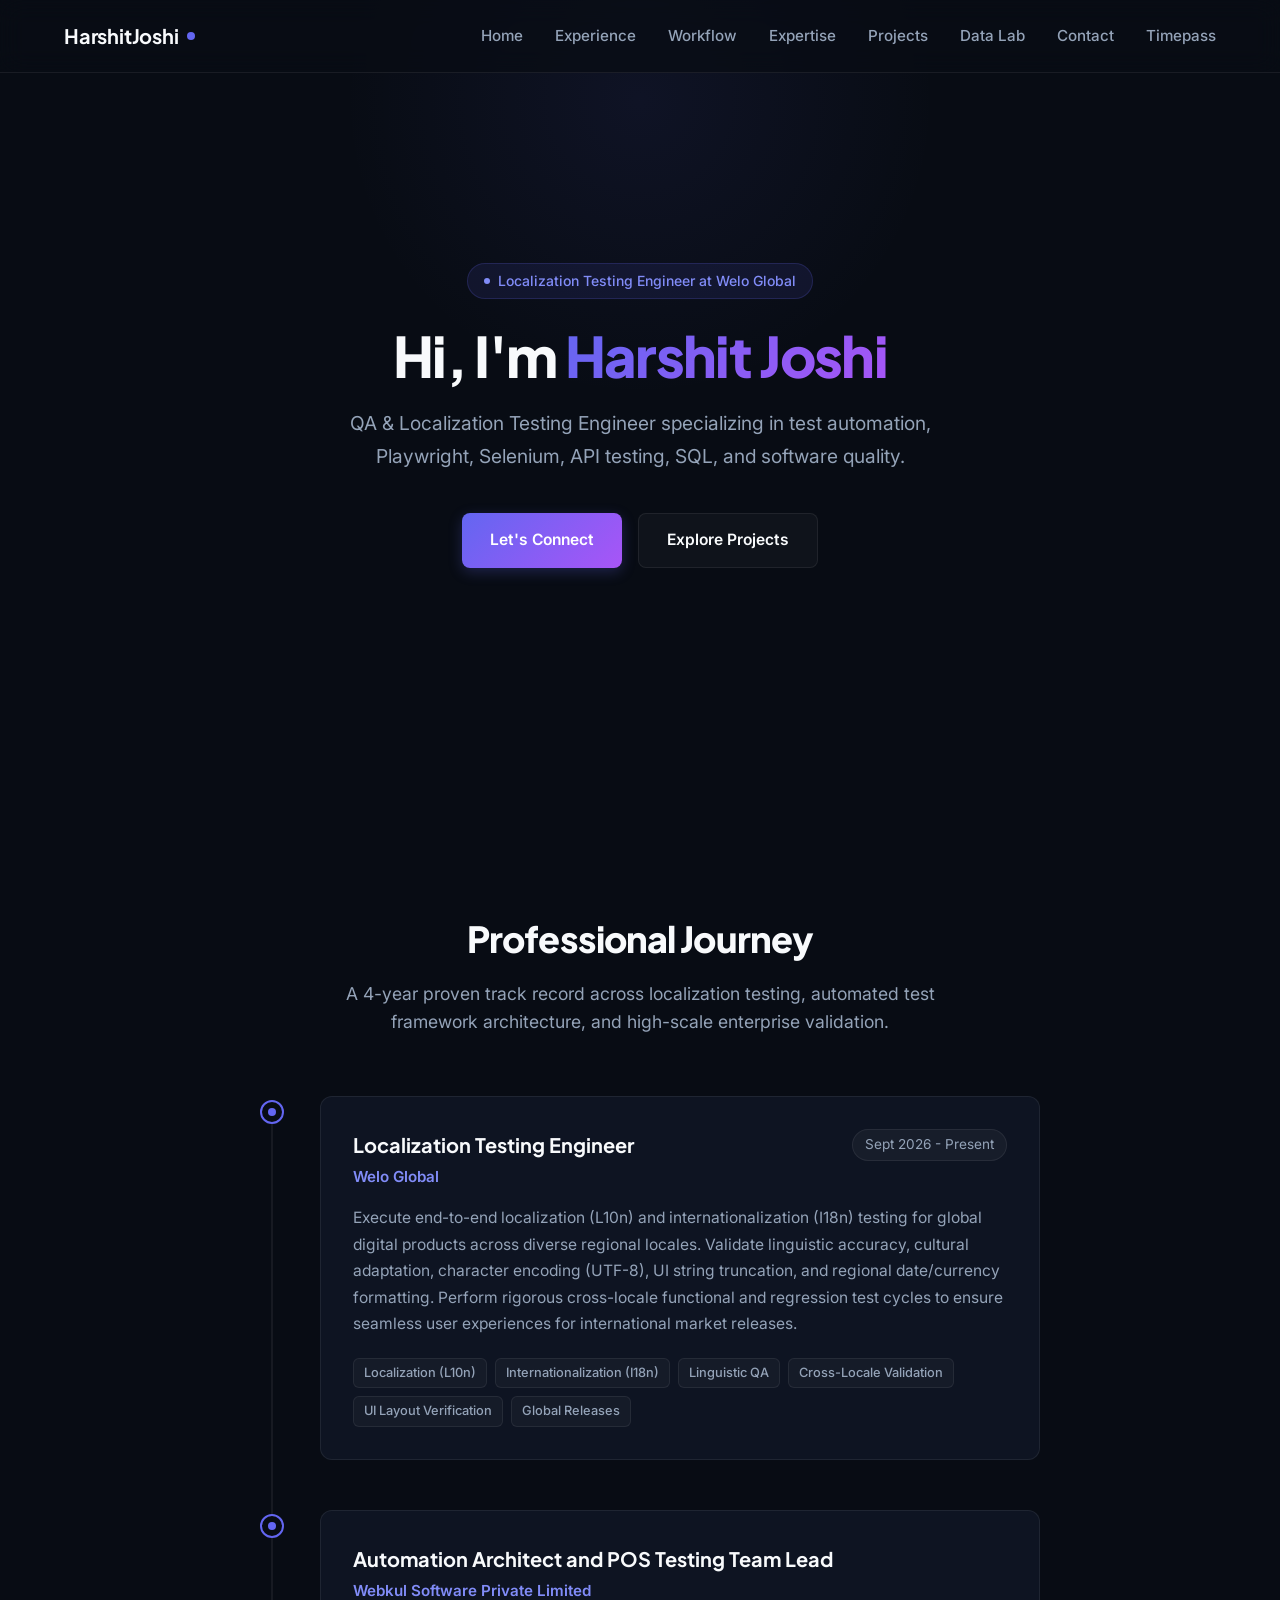
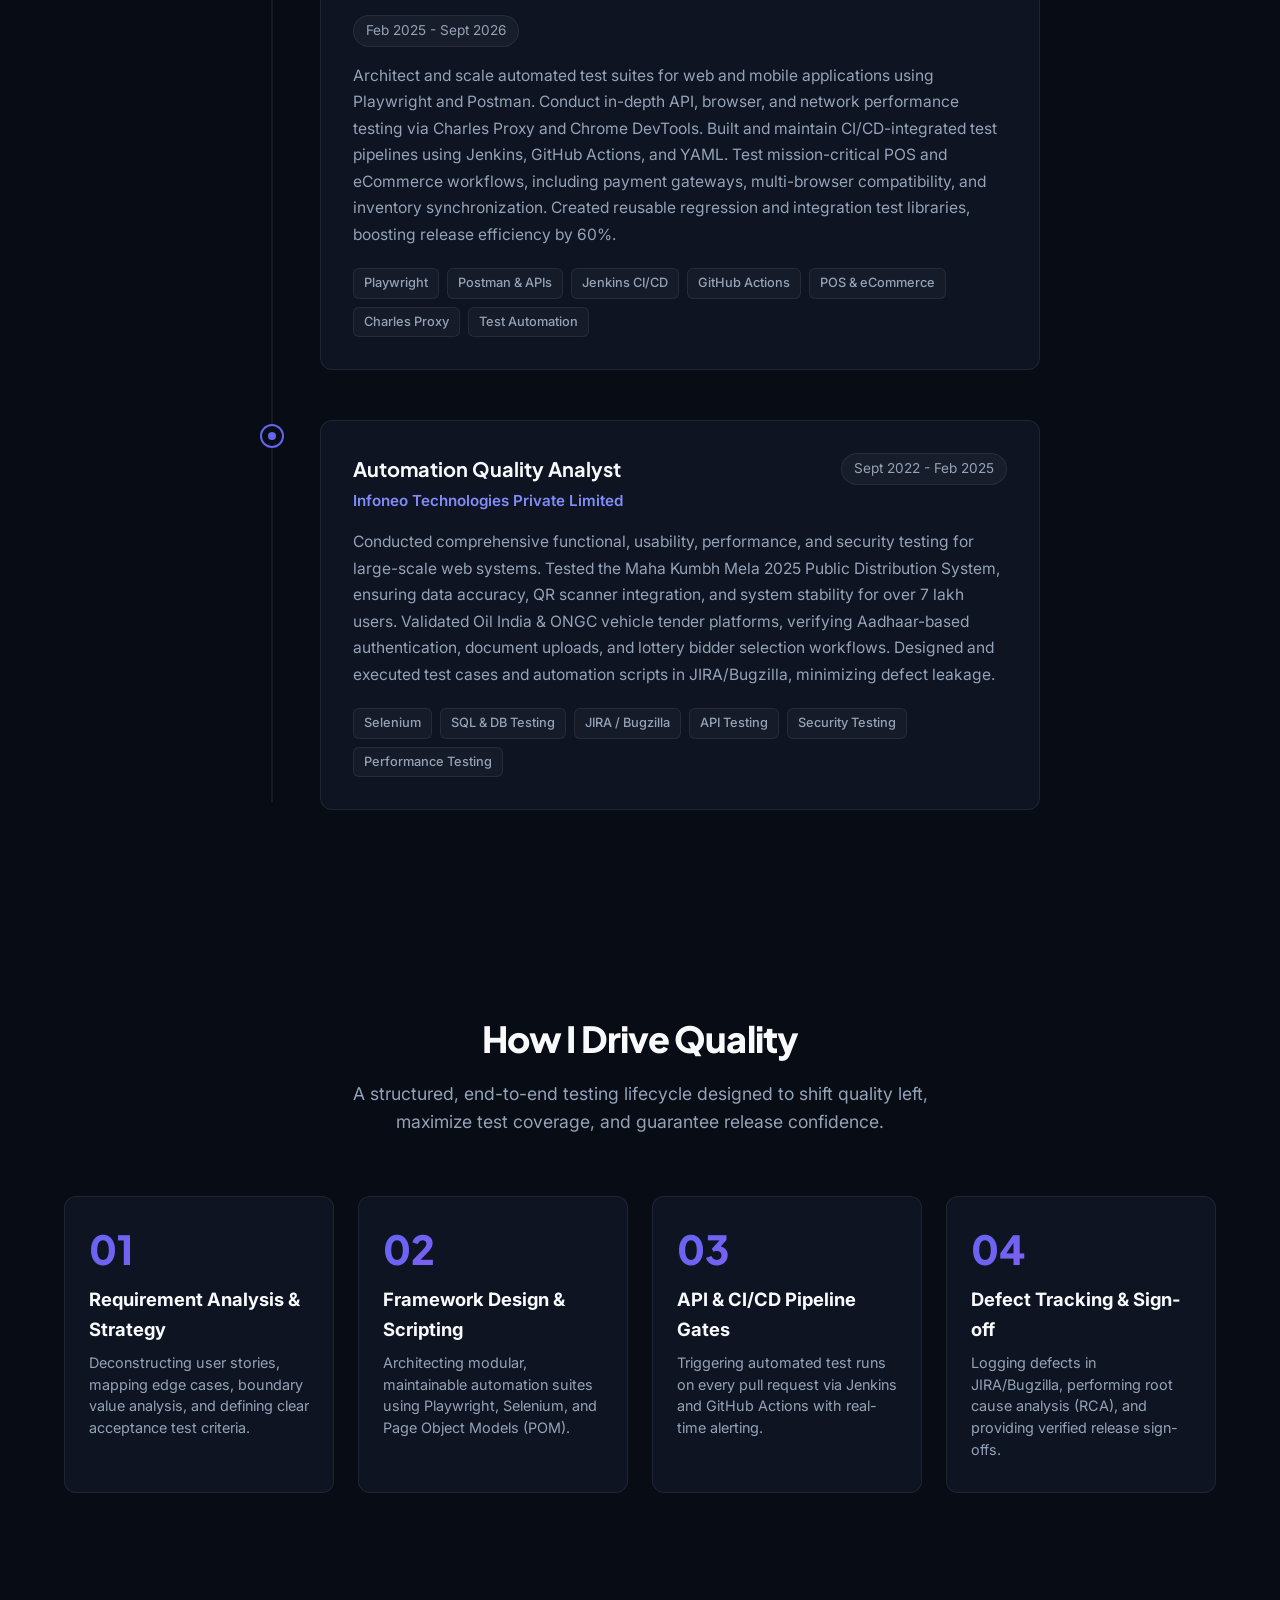
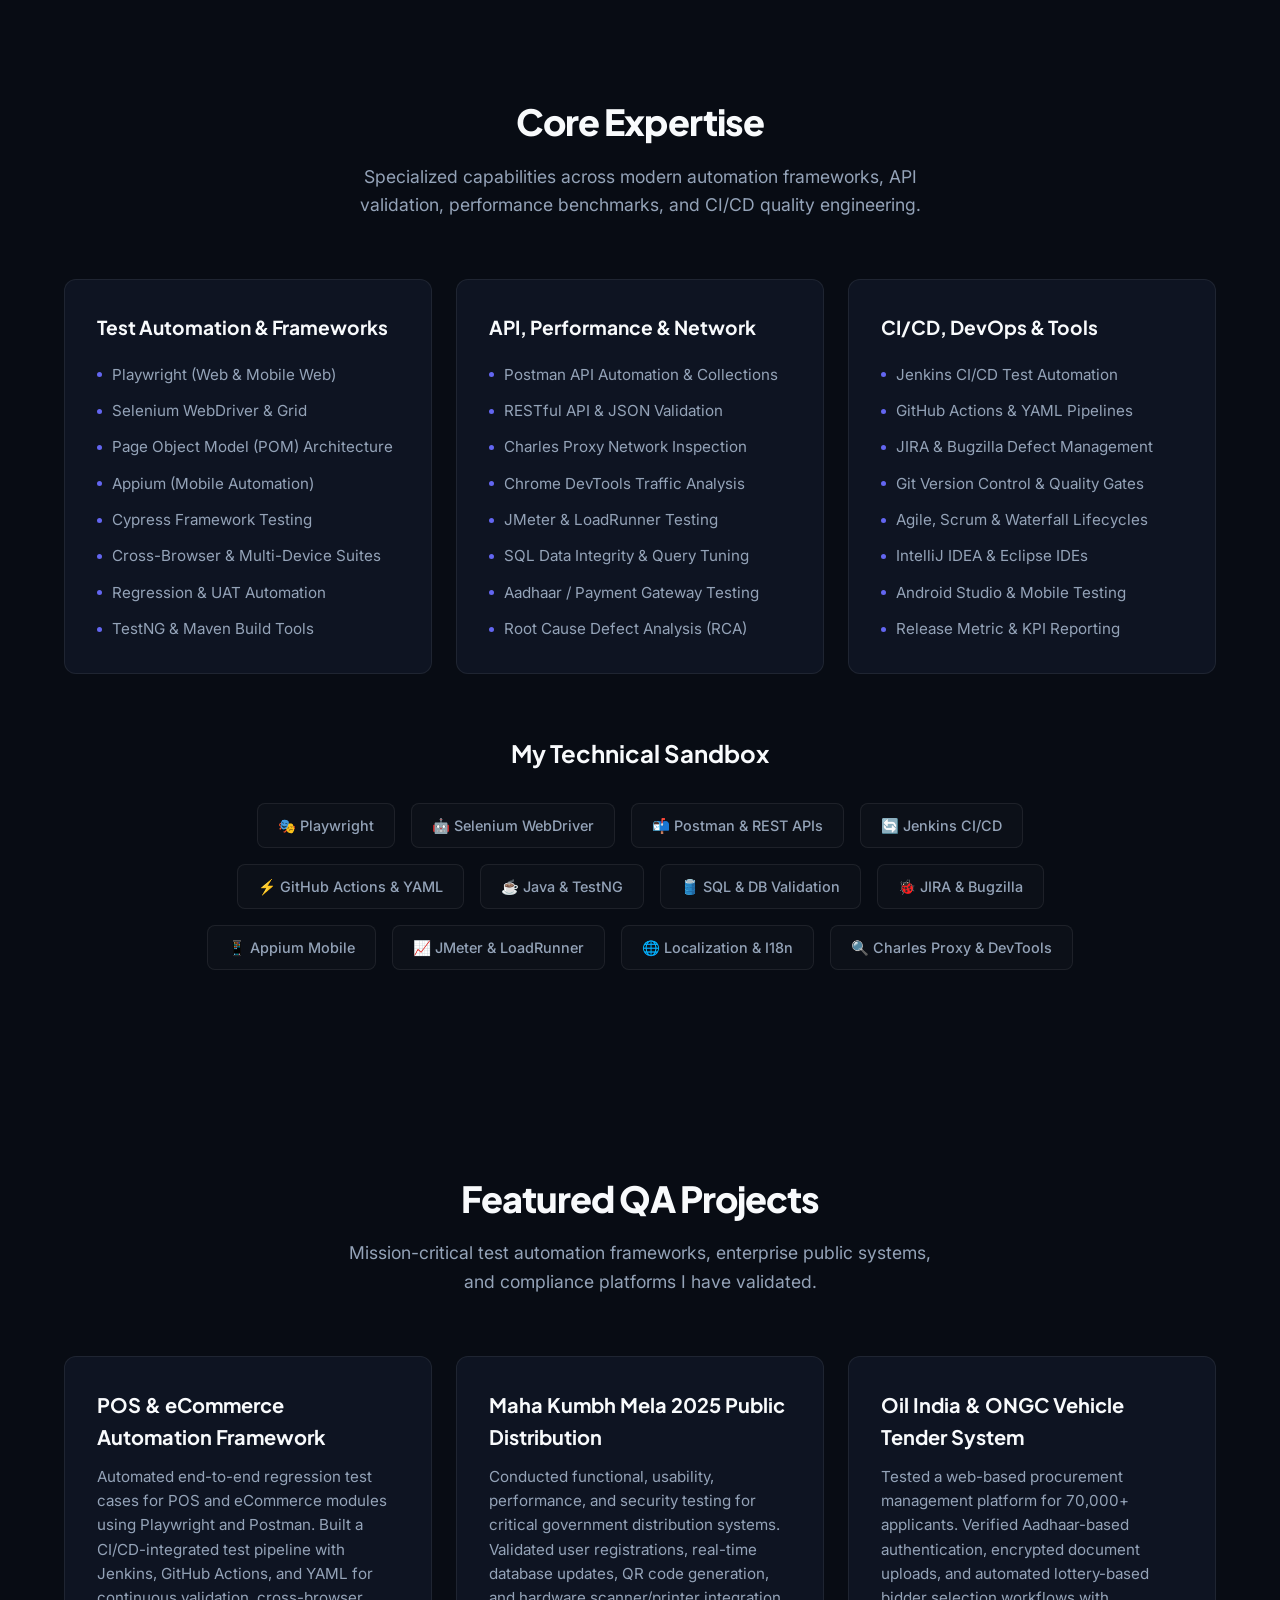
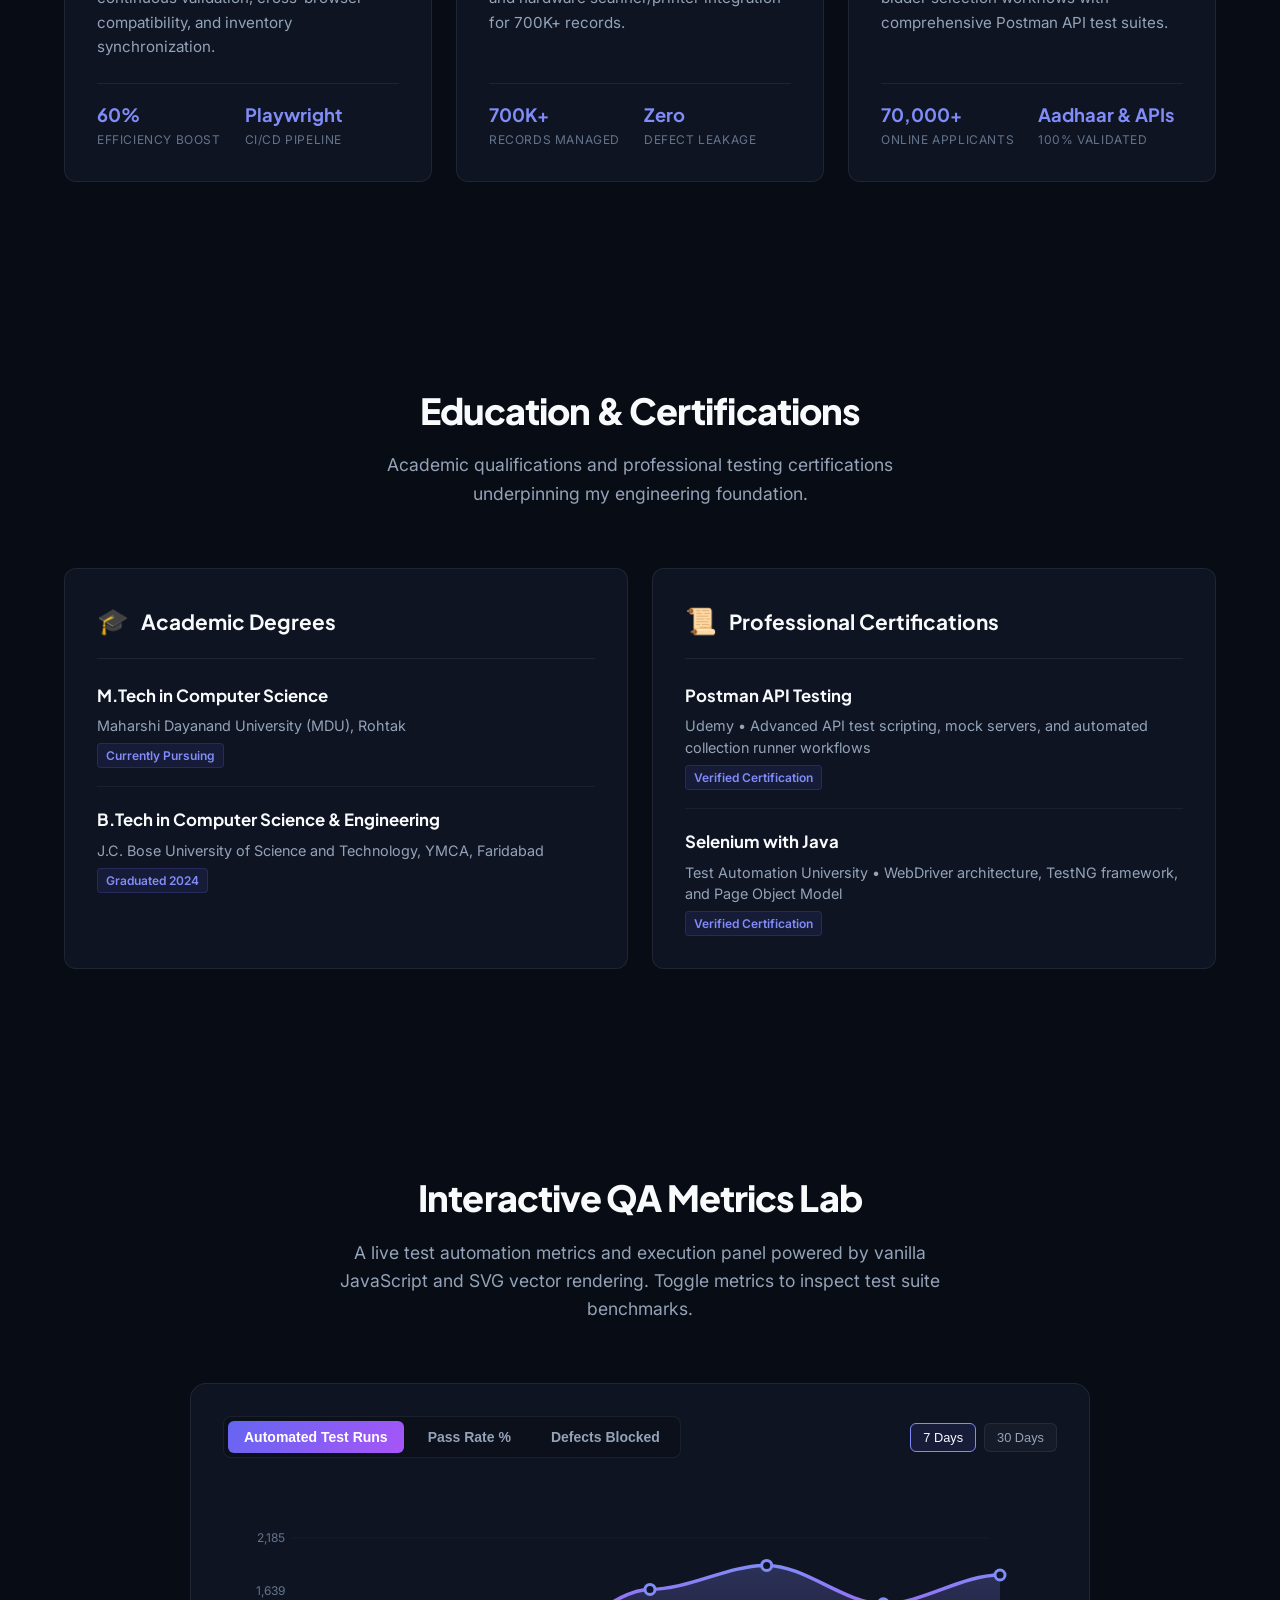
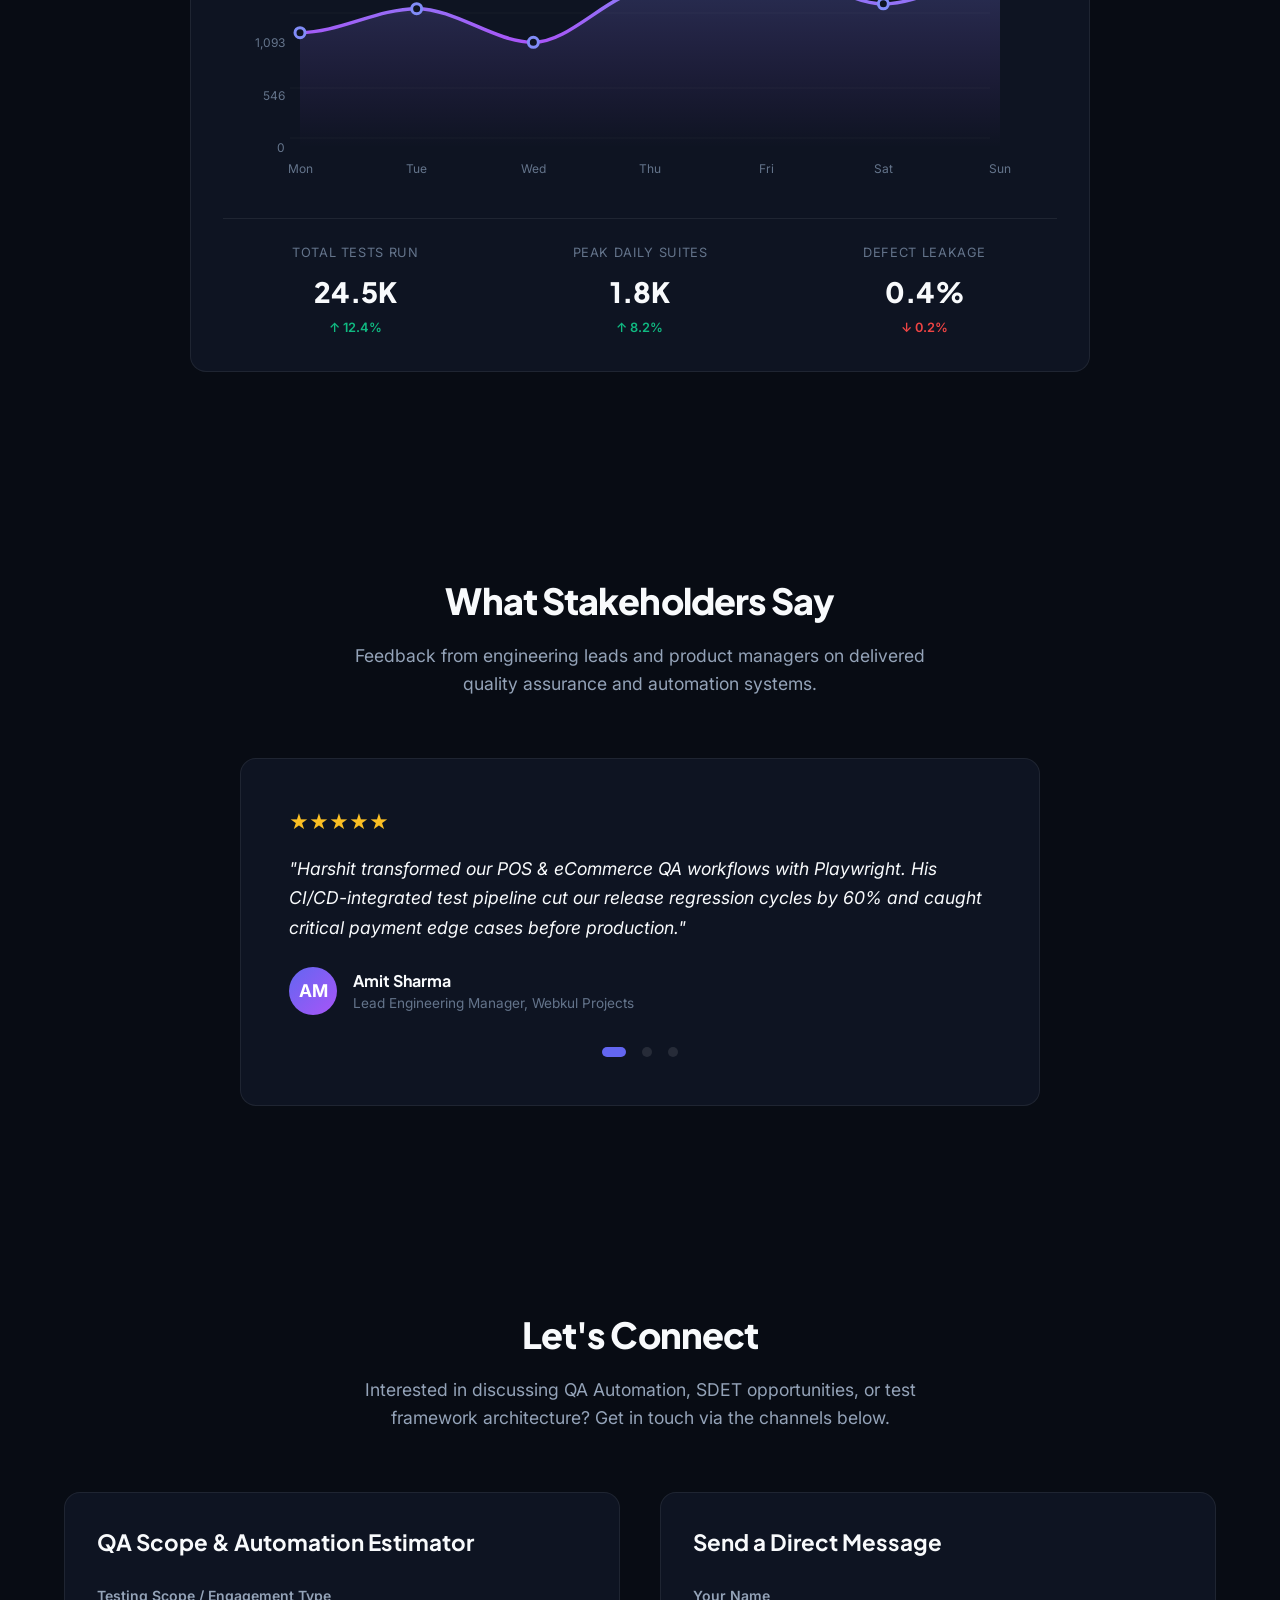
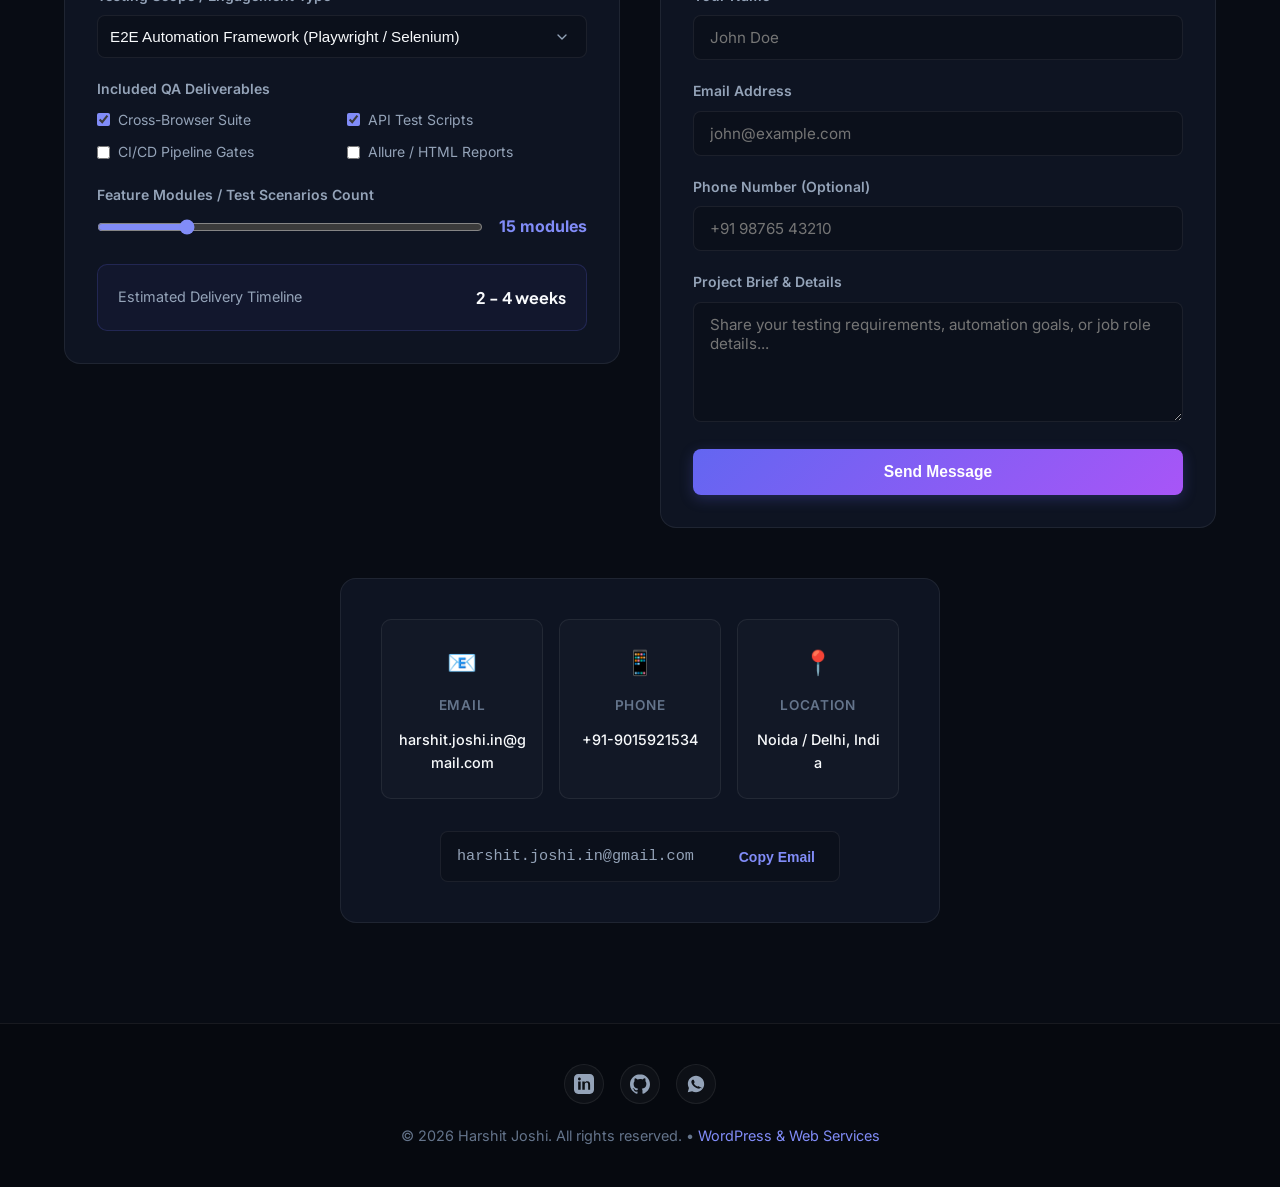
<file: index.html>
<!DOCTYPE html>
<html lang="en">
<head>
    <meta charset="UTF-8">
    <meta name="viewport" content="width=device-width, initial-scale=1.0">

    <title>Harshit Joshi | QA Engineer & Automation Architect</title>

    <meta name="description" content="QA Engineer specializing in test automation, Playwright, Selenium, API testing, SQL, and software quality.">
    <link rel="canonical" href="https://connectharshitjoshi.github.io/portfolio/">

    <!-- Open Graph / Facebook / LinkedIn / WhatsApp -->
    <meta property="og:type" content="website">
    <meta property="og:url" content="https://connectharshitjoshi.github.io/portfolio/">
    <meta property="og:title" content="Harshit Joshi | QA Engineer & Automation Architect">
    <meta property="og:description" content="QA Engineer specializing in test automation, Playwright, Selenium, API testing, SQL, and software quality.">

    <!-- Twitter Card -->
    <meta name="twitter:card" content="summary_large_image">
    <meta name="twitter:url" content="https://connectharshitjoshi.github.io/portfolio/">
    <meta name="twitter:title" content="Harshit Joshi | QA Engineer & Automation Architect">
    <meta name="twitter:description" content="QA Engineer specializing in test automation, Playwright, Selenium, API testing, SQL, and software quality.">

    <!-- Structured Data (JSON-LD) -->
    <script type="application/ld+json">
    {
      "@context": "https://schema.org",
      "@type": "Person",
      "name": "Harshit Joshi",
      "url": "https://connectharshitjoshi.github.io/portfolio/",
      "jobTitle": "Localization Testing Engineer & QA Specialist",
      "worksFor": {
        "@type": "Organization",
        "name": "Welo Global"
      },
      "address": {
        "@type": "PostalAddress",
        "addressLocality": "Noida",
        "addressRegion": "Uttar Pradesh",
        "addressCountry": "India"
      },
      "email": "harshit.joshi.in@gmail.com",
      "telephone": "+919015921534",
      "sameAs": [
        "https://www.linkedin.com/in/harshit-joshi-140aa0217/",
        "https://github.com/hydroo-dev",
        "https://github.com/connectharshitjoshi"
      ],
      "knowsAbout": [
        "Localization Testing (L10n)",
        "Internationalization (I18n)",
        "QA Automation Architecture",
        "Playwright",
        "Selenium",
        "Postman & API Testing",
        "CI/CD Pipelines",
        "Jenkins & GitHub Actions",
        "SQL & Database Validation",
        "Mobile Testing (Appium)",
        "Performance Testing (JMeter)",
        "Defect Management (JIRA)"
      ]
    }
    </script>

    <!-- Google Fonts -->
    <link rel="preconnect" href="https://fonts.googleapis.com">
    <link rel="preconnect" href="https://fonts.gstatic.com" crossorigin>
    <link href="https://fonts.googleapis.com/css2?family=Inter:wght@300;400;500;600;700&family=Plus+Jakarta+Sans:wght@500;600;700;800&display=swap" rel="stylesheet">

    <link rel="stylesheet" href="styles.css">
</head>
<body>
    <nav>
        <div class="container nav-content">
            <a href="#home" class="logo">
                HarshitJoshi
                <div class="logo-dot"></div>
            </a>
            <button class="nav-toggle" id="navToggle" aria-label="Toggle Navigation Menu">
                <span></span>
                <span></span>
                <span></span>
            </button>
            <ul class="nav-links" id="navLinks">
                <li><a href="#home">Home</a></li>
                <li><a href="#experience">Experience</a></li>
                <li><a href="#workflow">Workflow</a></li>
                <li><a href="#skills">Expertise</a></li>
                <li><a href="#projects">Projects</a></li>
                <li><a href="#datalab">Data Lab</a></li>
                <li><a href="#contact">Contact</a></li>
                <li><a href="timepass.html" target="_blank">Timepass</a></li>
            </ul>
        </div>
    </nav>
 
<section id="home" class="hero">
    <div class="glow-sphere"></div>
    <div class="container hero-content">
        <div class="hero-badge">
            <div class="hero-badge-dot"></div>
            Localization Testing Engineer at Welo Global
        </div>

        <h1>Hi, I'm <span>Harshit Joshi</span></h1>

        <p>QA & Localization Testing Engineer specializing in test automation, Playwright, Selenium, API testing, SQL, and software quality.</p>

        <div class="hero-actions">
            <a href="#contact" class="btn btn-primary">Let's Connect</a>
            <a href="#projects" class="btn btn-secondary">Explore Projects</a>
        </div>
    </div>
</section>
 
    <section id="experience">
        <div class="container">
            <div class="section-header reveal">
                <h2>Professional Journey</h2>
                <p>A 4-year proven track record across localization testing, automated test framework architecture, and high-scale enterprise validation.</p>
            </div>
            <div class="timeline">
                <div class="timeline-item reveal">
                    <div class="timeline-marker"></div>
                    <div class="timeline-content">
                        <div class="timeline-header">
                            <div class="timeline-title">
                                <h3>Localization Testing Engineer</h3>
                                <div class="timeline-company">Welo Global</div>
                            </div>
                            <span class="timeline-date">Sept 2026 - Present</span>
                        </div>
                        <p class="timeline-body">
                            Execute end-to-end localization (L10n) and internationalization (I18n) testing for global digital products across diverse regional locales. Validate linguistic accuracy, cultural adaptation, character encoding (UTF-8), UI string truncation, and regional date/currency formatting. Perform rigorous cross-locale functional and regression test cycles to ensure seamless user experiences for international market releases.
                        </p>
                        <div class="tags">
                            <span class="tag">Localization (L10n)</span>
                            <span class="tag">Internationalization (I18n)</span>
                            <span class="tag">Linguistic QA</span>
                            <span class="tag">Cross-Locale Validation</span>
                            <span class="tag">UI Layout Verification</span>
                            <span class="tag">Global Releases</span>
                        </div>
                    </div>
                </div>

                <div class="timeline-item reveal">
                    <div class="timeline-marker"></div>
                    <div class="timeline-content">
                        <div class="timeline-header">
                            <div class="timeline-title">
                                <h3>Automation Architect and POS Testing Team Lead</h3>
                                <div class="timeline-company">Webkul Software Private Limited</div>
                            </div>
                            <span class="timeline-date">Feb 2025 - Sept 2026</span>
                        </div>
                        <p class="timeline-body">
                            Architect and scale automated test suites for web and mobile applications using Playwright and Postman. Conduct in-depth API, browser, and network performance testing via Charles Proxy and Chrome DevTools. Built and maintain CI/CD-integrated test pipelines using Jenkins, GitHub Actions, and YAML. Test mission-critical POS and eCommerce workflows, including payment gateways, multi-browser compatibility, and inventory synchronization. Created reusable regression and integration test libraries, boosting release efficiency by 60%.
                        </p>
                        <div class="tags">
                            <span class="tag">Playwright</span>
                            <span class="tag">Postman & APIs</span>
                            <span class="tag">Jenkins CI/CD</span>
                            <span class="tag">GitHub Actions</span>
                            <span class="tag">POS & eCommerce</span>
                            <span class="tag">Charles Proxy</span>
                            <span class="tag">Test Automation</span>
                        </div>
                    </div>
                </div>
 
                <div class="timeline-item reveal">
                    <div class="timeline-marker"></div>
                    <div class="timeline-content">
                        <div class="timeline-header">
                            <div class="timeline-title">
                                <h3>Automation Quality Analyst</h3>
                                <div class="timeline-company">Infoneo Technologies Private Limited</div>
                            </div>
                            <span class="timeline-date">Sept 2022 - Feb 2025</span>
                        </div>
                        <p class="timeline-body">
                            Conducted comprehensive functional, usability, performance, and security testing for large-scale web systems. Tested the Maha Kumbh Mela 2025 Public Distribution System, ensuring data accuracy, QR scanner integration, and system stability for over 7 lakh users. Validated Oil India & ONGC vehicle tender platforms, verifying Aadhaar-based authentication, document uploads, and lottery bidder selection workflows. Designed and executed test cases and automation scripts in JIRA/Bugzilla, minimizing defect leakage.
                        </p>
                        <div class="tags">
                            <span class="tag">Selenium</span>
                            <span class="tag">SQL & DB Testing</span>
                            <span class="tag">JIRA / Bugzilla</span>
                            <span class="tag">API Testing</span>
                            <span class="tag">Security Testing</span>
                            <span class="tag">Performance Testing</span>
                        </div>
                    </div>
                </div>
            </div>
        </div>
    </section>
 
    <section id="workflow" class="reveal">
        <div class="container">
            <div class="section-header">
                <h2>How I Drive Quality</h2>
                <p>A structured, end-to-end testing lifecycle designed to shift quality left, maximize test coverage, and guarantee release confidence.</p>
            </div>
            <div class="workflow-grid">
                <div class="workflow-card">
                    <div class="workflow-number">01</div>
                    <h3>Requirement Analysis & Strategy</h3>
                    <p>Deconstructing user stories, mapping edge cases, boundary value analysis, and defining clear acceptance test criteria.</p>
                </div>
                <div class="workflow-card">
                    <div class="workflow-number">02</div>
                    <h3>Framework Design & Scripting</h3>
                    <p>Architecting modular, maintainable automation suites using Playwright, Selenium, and Page Object Models (POM).</p>
                </div>
                <div class="workflow-card">
                    <div class="workflow-number">03</div>
                    <h3>API & CI/CD Pipeline Gates</h3>
                    <p>Triggering automated test runs on every pull request via Jenkins and GitHub Actions with real-time alerting.</p>
                </div>
                <div class="workflow-card">
                    <div class="workflow-number">04</div>
                    <h3>Defect Tracking & Sign-off</h3>
                    <p>Logging defects in JIRA/Bugzilla, performing root cause analysis (RCA), and providing verified release sign-offs.</p>
                </div>
            </div>
        </div>
    </section>
 
    <section id="skills">
        <div class="container">
            <div class="section-header reveal">
                <h2>Core Expertise</h2>
                <p>Specialized capabilities across modern automation frameworks, API validation, performance benchmarks, and CI/CD quality engineering.</p>
            </div>
            <div class="skills-grid">
                <div class="skill-card reveal">
                    <h3>Test Automation & Frameworks</h3>
                    <ul class="skill-list">
                        <li>Playwright (Web & Mobile Web)</li>
                        <li>Selenium WebDriver & Grid</li>
                        <li>Page Object Model (POM) Architecture</li>
                        <li>Appium (Mobile Automation)</li>
                        <li>Cypress Framework Testing</li>
                        <li>Cross-Browser & Multi-Device Suites</li>
                        <li>Regression & UAT Automation</li>
                        <li>TestNG & Maven Build Tools</li>
                    </ul>
                </div>
 
                <div class="skill-card reveal">
                    <h3>API, Performance & Network</h3>
                    <ul class="skill-list">
                        <li>Postman API Automation & Collections</li>
                        <li>RESTful API & JSON Validation</li>
                        <li>Charles Proxy Network Inspection</li>
                        <li>Chrome DevTools Traffic Analysis</li>
                        <li>JMeter & LoadRunner Testing</li>
                        <li>SQL Data Integrity & Query Tuning</li>
                        <li>Aadhaar / Payment Gateway Testing</li>
                        <li>Root Cause Defect Analysis (RCA)</li>
                    </ul>
                </div>
 
                <div class="skill-card reveal">
                    <h3>CI/CD, DevOps & Tools</h3>
                    <ul class="skill-list">
                        <li>Jenkins CI/CD Test Automation</li>
                        <li>GitHub Actions & YAML Pipelines</li>
                        <li>JIRA & Bugzilla Defect Management</li>
                        <li>Git Version Control & Quality Gates</li>
                        <li>Agile, Scrum & Waterfall Lifecycles</li>
                        <li>IntelliJ IDEA & Eclipse IDEs</li>
                        <li>Android Studio & Mobile Testing</li>
                        <li>Release Metric & KPI Reporting</li>
                    </ul>
                </div>
            </div>
            <!-- Tech Showcase -->
            <div class="tech-section reveal">
                <h3>My Technical Sandbox</h3>
                <div class="tech-grid">
                    <div class="tech-badge tech-playwright">🎭 Playwright</div>
                    <div class="tech-badge tech-selenium">🤖 Selenium WebDriver</div>
                    <div class="tech-badge tech-postman">📬 Postman & REST APIs</div>
                    <div class="tech-badge tech-jenkins">🔄 Jenkins CI/CD</div>
                    <div class="tech-badge tech-git">⚡ GitHub Actions & YAML</div>
                    <div class="tech-badge tech-java">☕ Java & TestNG</div>
                    <div class="tech-badge tech-sql">🛢️ SQL & DB Validation</div>
                    <div class="tech-badge tech-jira">🐞 JIRA & Bugzilla</div>
                    <div class="tech-badge tech-appium">📱 Appium Mobile</div>
                    <div class="tech-badge tech-jmeter">📈 JMeter & LoadRunner</div>
                    <div class="tech-badge tech-l10n">🌐 Localization & I18n</div>
                    <div class="tech-badge tech-api">🔍 Charles Proxy & DevTools</div>
                </div>
            </div>
        </div>
    </section>
 
    <section id="projects">
        <div class="container">
            <div class="section-header reveal">
                <h2>Featured QA Projects</h2>
                <p>Mission-critical test automation frameworks, enterprise public systems, and compliance platforms I have validated.</p>
            </div>
            <div class="projects-grid">
                <div class="project-card reveal">
                    <h3>POS & eCommerce Automation Framework</h3>
                    <p>Automated end-to-end regression test cases for POS and eCommerce modules using Playwright and Postman. Built a CI/CD-integrated test pipeline with Jenkins, GitHub Actions, and YAML for continuous validation, cross-browser compatibility, and inventory synchronization.</p>
                    <div class="project-stats">
                        <div class="stat-item">
                            <span class="stat-value">60%</span>
                            <span class="stat-label">Efficiency Boost</span>
                        </div>
                        <div class="stat-item">
                            <span class="stat-value">Playwright</span>
                            <span class="stat-label">CI/CD Pipeline</span>
                        </div>
                    </div>
                </div>

                <div class="project-card reveal">
                    <h3>Maha Kumbh Mela 2025 Public Distribution</h3>
                    <p>Conducted functional, usability, performance, and security testing for critical government distribution systems. Validated user registrations, real-time database updates, QR code generation, and hardware scanner/printer integration for 700K+ records.</p>
                    <div class="project-stats">
                        <div class="stat-item">
                            <span class="stat-value">700K+</span>
                            <span class="stat-label">Records Managed</span>
                        </div>
                        <div class="stat-item">
                            <span class="stat-value">Zero</span>
                            <span class="stat-label">Defect Leakage</span>
                        </div>
                    </div>
                </div>

                <div class="project-card reveal">
                    <h3>Oil India & ONGC Vehicle Tender System</h3>
                    <p>Tested a web-based procurement management platform for 70,000+ applicants. Verified Aadhaar-based authentication, encrypted document uploads, and automated lottery-based bidder selection workflows with comprehensive Postman API test suites.</p>
                    <div class="project-stats">
                        <div class="stat-item">
                            <span class="stat-value">70,000+</span>
                            <span class="stat-label">Online Applicants</span>
                        </div>
                        <div class="stat-item">
                            <span class="stat-value">Aadhaar & APIs</span>
                            <span class="stat-label">100% Validated</span>
                        </div>
                    </div>
                </div>
            </div>
        </div>
    </section>

    <section id="credentials" class="reveal">
        <div class="container">
            <div class="section-header">
                <h2>Education & Certifications</h2>
                <p>Academic qualifications and professional testing certifications underpinning my engineering foundation.</p>
            </div>
            <div class="credentials-grid">
                <div class="credential-card reveal">
                    <div class="credential-header">
                        <div class="credential-icon">🎓</div>
                        <h3>Academic Degrees</h3>
                    </div>
                    <div class="credential-item">
                        <h4>M.Tech in Computer Science</h4>
                        <div class="credential-meta">Maharshi Dayanand University (MDU), Rohtak</div>
                        <span class="credential-badge">Currently Pursuing</span>
                    </div>
                    <div class="credential-item">
                        <h4>B.Tech in Computer Science & Engineering</h4>
                        <div class="credential-meta">J.C. Bose University of Science and Technology, YMCA, Faridabad</div>
                        <span class="credential-badge">Graduated 2024</span>
                    </div>
                </div>

                <div class="credential-card reveal">
                    <div class="credential-header">
                        <div class="credential-icon">📜</div>
                        <h3>Professional Certifications</h3>
                    </div>
                    <div class="credential-item">
                        <h4>Postman API Testing</h4>
                        <div class="credential-meta">Udemy • Advanced API test scripting, mock servers, and automated collection runner workflows</div>
                        <span class="credential-badge">Verified Certification</span>
                    </div>
                    <div class="credential-item">
                        <h4>Selenium with Java</h4>
                        <div class="credential-meta">Test Automation University • WebDriver architecture, TestNG framework, and Page Object Model</div>
                        <span class="credential-badge">Verified Certification</span>
                    </div>
                </div>
            </div>
        </div>
    </section>
 
    <section id="datalab" class="reveal">
        <div class="container">
            <div class="section-header">
                <h2>Interactive QA Metrics Lab</h2>
                <p>A live test automation metrics and execution panel powered by vanilla JavaScript and SVG vector rendering. Toggle metrics to inspect test suite benchmarks.</p>
            </div>
            <div class="dashboard-container">
                <div class="dashboard-controls">
                    <div class="dashboard-tabs">
                        <button class="dashboard-tab active" onclick="switchMetric('traffic')">Automated Test Runs</button>
                        <button class="dashboard-tab" onclick="switchMetric('conversions')">Pass Rate %</button>
                        <button class="dashboard-tab" onclick="switchMetric('revenue')">Defects Blocked</button>
                    </div>
                    <div class="dashboard-filters">
                        <button class="dashboard-filter active" onclick="filterPeriod(7)">7 Days</button>
                        <button class="dashboard-filter" onclick="filterPeriod(30)">30 Days</button>
                    </div>
                </div>

                <div class="dashboard-chart-box">
                    <div class="chart-tooltip" id="chartTooltip"></div>
                    <svg class="chart-svg" id="chartSvg" viewBox="0 0 800 300">
                        <defs>
                            <linearGradient id="chart-gradient" x1="0" y1="0" x2="0" y2="1">
                                <stop offset="0%" stop-color="#818cf8"></stop>
                                <stop offset="100%" stop-color="#a855f7"></stop>
                            </linearGradient>
                            <linearGradient id="area-gradient" x1="0" y1="0" x2="0" y2="1">
                                <stop offset="0%" stop-color="#818cf8" stop-opacity="0.25"></stop>
                                <stop offset="100%" stop-color="#a855f7" stop-opacity="0.0"></stop>
                            </linearGradient>
                        </defs>
                        <!-- Grid lines -->
                        <line x1="50" y1="50" x2="750" y2="50" class="chart-grid-line"></line>
                        <line x1="50" y1="125" x2="750" y2="125" class="chart-grid-line"></line>
                        <line x1="50" y1="200" x2="750" y2="200" class="chart-grid-line"></line>
                        <line x1="50" y1="250" x2="750" y2="250" class="chart-grid-line"></line>
                        
                        <!-- Chart Area and Line will be rendered dynamically -->
                        <path id="chartArea" class="chart-area" d=""></path>
                        <path id="chartLine" class="chart-line" d=""></path>
                        
                        <!-- Interactive point group -->
                        <g id="chartPoints"></g>
                        
                        <!-- Axis labels -->
                        <g id="chartLabelsY" class="chart-labels-y"></g>
                        <g id="chartLabelsX" class="chart-labels-x"></g>
                    </svg>
                </div>

                <div class="dashboard-kpis">
                    <div class="kpi-card">
                        <div class="kpi-title" id="kpiTitle1">Total Tests Run</div>
                        <div class="kpi-value" id="kpiVal1">24.5K</div>
                        <div class="kpi-change up" id="kpiChange1">↑ 12.4%</div>
                    </div>
                    <div class="kpi-card">
                        <div class="kpi-title" id="kpiTitle2">Peak Daily Suites</div>
                        <div class="kpi-value" id="kpiVal2">1.8K</div>
                        <div class="kpi-change up" id="kpiChange2">↑ 8.2%</div>
                    </div>
                    <div class="kpi-card">
                        <div class="kpi-title" id="kpiTitle3">Defect Leakage</div>
                        <div class="kpi-value" id="kpiVal3">0.4%</div>
                        <div class="kpi-change down" id="kpiChange3">↓ 0.2%</div>
                    </div>
                </div>
            </div>
        </div>
    </section>

    <section id="testimonials" class="reveal">
        <div class="container">
            <div class="section-header">
                <h2>What Stakeholders Say</h2>
                <p>Feedback from engineering leads and product managers on delivered quality assurance and automation systems.</p>
            </div>
            <div class="testimonials-slider">
                <div class="testimonial-container">
                    <div class="testimonial-card active">
                        <div class="testimonial-stars">★★★★★</div>
                        <p class="testimonial-text">"Harshit transformed our POS & eCommerce QA workflows with Playwright. His CI/CD-integrated test pipeline cut our release regression cycles by 60% and caught critical payment edge cases before production."</p>
                        <div class="testimonial-author">
                            <div class="author-avatar">AM</div>
                            <div class="author-info">
                                <h4>Amit Sharma</h4>
                                <p>Lead Engineering Manager, Webkul Projects</p>
                            </div>
                        </div>
                    </div>
                    <div class="testimonial-card">
                        <div class="testimonial-stars">★★★★★</div>
                        <p class="testimonial-text">"Harshit's systematic validation of the Maha Kumbh Mela public distribution system across 700,000+ registrations ensured rock-solid stability. His QR integration testing and load verification delivered zero critical failures."</p>
                        <div class="testimonial-author">
                            <div class="author-avatar">SK</div>
                            <div class="author-info">
                                <h4>Sanjay Kumar</h4>
                                <p>Technical Director, Public Portal Systems</p>
                            </div>
                        </div>
                    </div>
                    <div class="testimonial-card">
                        <div class="testimonial-stars">★★★★★</div>
                        <p class="testimonial-text">"Outstanding test automation and security audit capability. Harshit validated our tender and bidder lottery platform for Oil India & ONGC with thorough Postman API suites and zero defect leakage."</p>
                        <div class="testimonial-author">
                            <div class="author-avatar">PL</div>
                            <div class="author-info">
                                <h4>Priya Lal</h4>
                                <p>Lead Consultant, Enterprise Systems</p>
                            </div>
                        </div>
                    </div>
                </div>
                <div class="testimonial-nav">
                    <div class="nav-dot active" onclick="currentTestimonial(0)"></div>
                    <div class="nav-dot" onclick="currentTestimonial(1)"></div>
                    <div class="nav-dot" onclick="currentTestimonial(2)"></div>
                </div>
            </div>
        </div>
    </section>

    <section id="contact">
        <div class="container">
            <div class="section-header reveal">
                <h2>Let's Connect</h2>
                <p>Interested in discussing QA Automation, SDET opportunities, or test framework architecture? Get in touch via the channels below.</p>
            </div>
            
            <div class="contact-layout reveal">
                <!-- QA Estimator Container -->
                <div class="estimator-container">
                    <h3>QA Scope & Automation Estimator</h3>
                    <div class="estimator-group">
                        <label class="estimator-label" for="projectType">Testing Scope / Engagement Type</label>
                        <select class="estimator-select" id="projectType" onchange="calculateQuote()">
                            <option value="e2e">E2E Automation Framework (Playwright / Selenium)</option>
                            <option value="api">API Automation & Performance Suite (Postman / JMeter)</option>
                            <option value="full">Full QA Overhaul (E2E + API + CI/CD Pipelines)</option>
                        </select>
                    </div>
                    <div class="estimator-group">
                        <span class="estimator-label">Included QA Deliverables</span>
                        <div class="checkbox-group">
                            <label class="checkbox-label"><input type="checkbox" id="deliv1" checked onchange="calculateQuote()"> Cross-Browser Suite</label>
                            <label class="checkbox-label"><input type="checkbox" id="deliv2" checked onchange="calculateQuote()"> API Test Scripts</label>
                            <label class="checkbox-label"><input type="checkbox" id="deliv3" onchange="calculateQuote()"> CI/CD Pipeline Gates</label>
                            <label class="checkbox-label"><input type="checkbox" id="deliv4" onchange="calculateQuote()"> Allure / HTML Reports</label>
                        </div>
                    </div>
                    <div class="estimator-group">
                        <label class="estimator-label" for="projectPages">Feature Modules / Test Scenarios Count</label>
                        <div class="slider-container">
                            <input type="range" class="estimator-slider" id="projectPages" min="5" max="50" value="15" step="5" oninput="updateSliderVal(this.value)">
                            <span class="slider-val" id="sliderVal">15 modules</span>
                        </div>
                    </div>
                    
                    <div class="estimator-result">
                        <div class="result-row">
                            <span class="result-label">Estimated Delivery Timeline</span>
                            <span class="result-value" id="resultTimeline">2 - 3 weeks</span>
                        </div>
                    </div>
                </div>

                <!-- Glassmorphic Form Container -->
                <div class="contact-form-container">
                    <h3>Send a Direct Message</h3>
                    <form id="contactForm" onsubmit="handleFormSubmit(event)">
                        <!-- Web3Forms Access Key -->
                        <input type="hidden" name="access_key" value="a6297cc5-c8c6-48ec-9fff-cfcd51a16916">
                        <input type="hidden" name="subject" value="New Portfolio QA Collaboration Inquiry">
                        <input type="hidden" name="from_name" value="Portfolio Visitor">

                        <div class="form-group">
                            <label class="form-label" for="formName">Your Name</label>
                            <input type="text" name="name" class="form-input" id="formName" required placeholder="John Doe">
                        </div>
                        <div class="form-group">
                            <label class="form-label" for="formEmail">Email Address</label>
                            <input type="email" name="email" class="form-input" id="formEmail" required placeholder="john@example.com">
                        </div>
                        <div class="form-group">
                            <label class="form-label" for="formPhone">Phone Number (Optional)</label>
                            <input type="tel" name="phone" class="form-input" id="formPhone" placeholder="+91 98765 43210">
                        </div>
                        <div class="form-group">
                            <label class="form-label" for="formMsg">Project Brief & Details</label>
                            <textarea name="message" class="form-textarea" id="formMsg" required placeholder="Share your testing requirements, automation goals, or job role details..."></textarea>
                        </div>
                        <button type="submit" class="btn btn-primary" style="width: 100%;">Send Message</button>
                    </form>
                </div>
            </div>

            <div class="contact-container reveal" style="margin-top: 50px;">
                <div class="contact-methods">
                    <a href="mailto:harshit.joshi.in@gmail.com" class="contact-card">
                        <div class="contact-icon">📧</div>
                        <h4>Email</h4>
                        <p>harshit.joshi.in@gmail.com</p>
                    </a>
                    <a href="tel:+919015921534" class="contact-card">
                        <div class="contact-icon">📱</div>
                        <h4>Phone</h4>
                        <p>+91-9015921534</p>
                    </a>
                    <div class="contact-card">
                        <div class="contact-icon">📍</div>
                        <h4>Location</h4>
                        <p>Noida / Delhi, India</p>
                    </div>
                </div>
                
                <div class="copy-email-box">
                    <span class="copy-email-text" id="emailText">harshit.joshi.in@gmail.com</span>
                    <button class="copy-btn" id="copyBtn" onclick="copyEmail()">Copy Email</button>
                </div>
            </div>
        </div>
    </section>

    <footer>
        <div class="container footer-content">
            <div class="social-links">
                <!-- LinkedIn -->
                <a href="https://www.linkedin.com/in/harshit-joshi-140aa0217/" target="_blank" class="social-btn" aria-label="LinkedIn">
                    <svg width="20" height="20" viewBox="0 0 24 24" fill="currentColor">
                        <path d="M19 0h-14c-2.761 0-5 2.239-5 5v14c0 2.761 2.239 5 5 5h14c2.762 0 5-2.239 5-5v-14c0-2.761-2.238-5-5-5zm-11 19h-3v-10h3v10zm-1.5-11.268c-.966 0-1.75-.79-1.75-1.764s.784-1.764 1.75-1.764 1.75.79 1.75 1.764-.783 1.764-1.75 1.764zm13.5 11.268h-3v-5.604c0-1.337-.027-3.063-1.868-3.063-1.868 0-2.154 1.46-2.154 2.969v5.698h-3v-10h2.881v1.367h.041c.401-.76 1.379-1.562 2.837-1.562 3.036 0 3.6 2.007 3.6 4.618v5.577z"/>
                    </svg>
                </a>
                <!-- GitHub -->
                <a href="https://github.com/connectharshitjoshi" target="_blank" class="social-btn" aria-label="GitHub">
                    <svg width="20" height="20" viewBox="0 0 24 24" fill="currentColor">
                        <path d="M12 .297c-6.63 0-12 5.373-12 12 0 5.303 3.438 9.8 8.205 11.385.6.113.82-.258.82-.577 0-.285-.01-1.04-.015-2.04-3.338.724-4.042-1.61-4.042-1.61-.546-1.387-1.333-1.757-1.333-1.757-1.089-.745.084-.729.084-.729 1.205.084 1.84 1.237 1.84 1.237 1.07 1.835 2.809 1.304 3.495.997.108-.776.418-1.305.762-1.604-2.665-.305-5.466-1.334-5.466-5.931 0-1.31.469-2.381 1.236-3.221-.135-.303-.54-1.524.105-3.176 0 0 1.005-.322 3.3 1.23a11.48 11.48 0 0 1 3.003-.404c1.02.005 2.045.138 3.003.404 2.28-1.552 3.285-1.23 3.285-1.23.645 1.653.24 2.874.12 3.176.765.84 1.23 1.911 1.23 3.221 0 4.61-2.805 5.625-5.475 5.921.429.372.81 1.102.81 2.222 0 1.606-.015 2.896-.015 3.286 0 .315.21.69.825.57 4.765-1.585 8.2-6.082 8.2-11.385 0-6.627-5.373-12-12-12"/>
                    </svg>
                </a>
                <!-- WhatsApp -->
                <a href="https://wa.me/919015921534" target="_blank" class="social-btn" aria-label="WhatsApp">
                    <svg width="20" height="20" viewBox="0 0 24 24" fill="currentColor">
                        <path d="M12.004 2.2c-5.41 0-9.8 4.39-9.8 9.8 0 1.73.45 3.41 1.31 4.89l-1.39 5.09 5.21-1.37a9.75 9.75 0 0 0 4.67 1.19h.01c5.41 0 9.8-4.39 9.8-9.8s-4.39-9.8-9.81-9.8zm5.74 13.95c-.24.67-1.37 1.27-1.9 1.35-.49.08-1.11.11-1.79-.11-.41-.13-.94-.31-1.62-.6-2.85-1.24-4.71-4.12-4.85-4.31-.14-.19-1.16-1.55-1.16-2.96 0-1.4.74-2.1 1-2.37.26-.29.56-.37.75-.37.19 0 .38 0 .55.01.18.01.41-.07.65.5.25.61.85 2.07.92 2.21.07.14.11.3.02.48-.09.19-.14.31-.27.47-.14.17-.29.38-.41.51-.14.14-.28.29-.11.57.17.28.74 1.22 1.59 1.98 1.1 1 2.01 1.28 2.3 1.41.29.14.46.11.63-.07.17-.19.77-.9 1-.1.21.31.41.26.69.15.28.11 1.78.84 2.09.99.31.15.52.23.6.36.08.14.08.76-.16 1.42z"/>
                    </svg>
                </a>
            </div>
            <p class="footer-text">&copy; 2026 Harshit Joshi. All rights reserved. • <a href="web-services.html" style="color: var(--primary-light); text-decoration: none;">WordPress & Web Services</a></p>
        </div>
    </footer>

    <script src="script.js"></script>
</body>
</html>
</file>
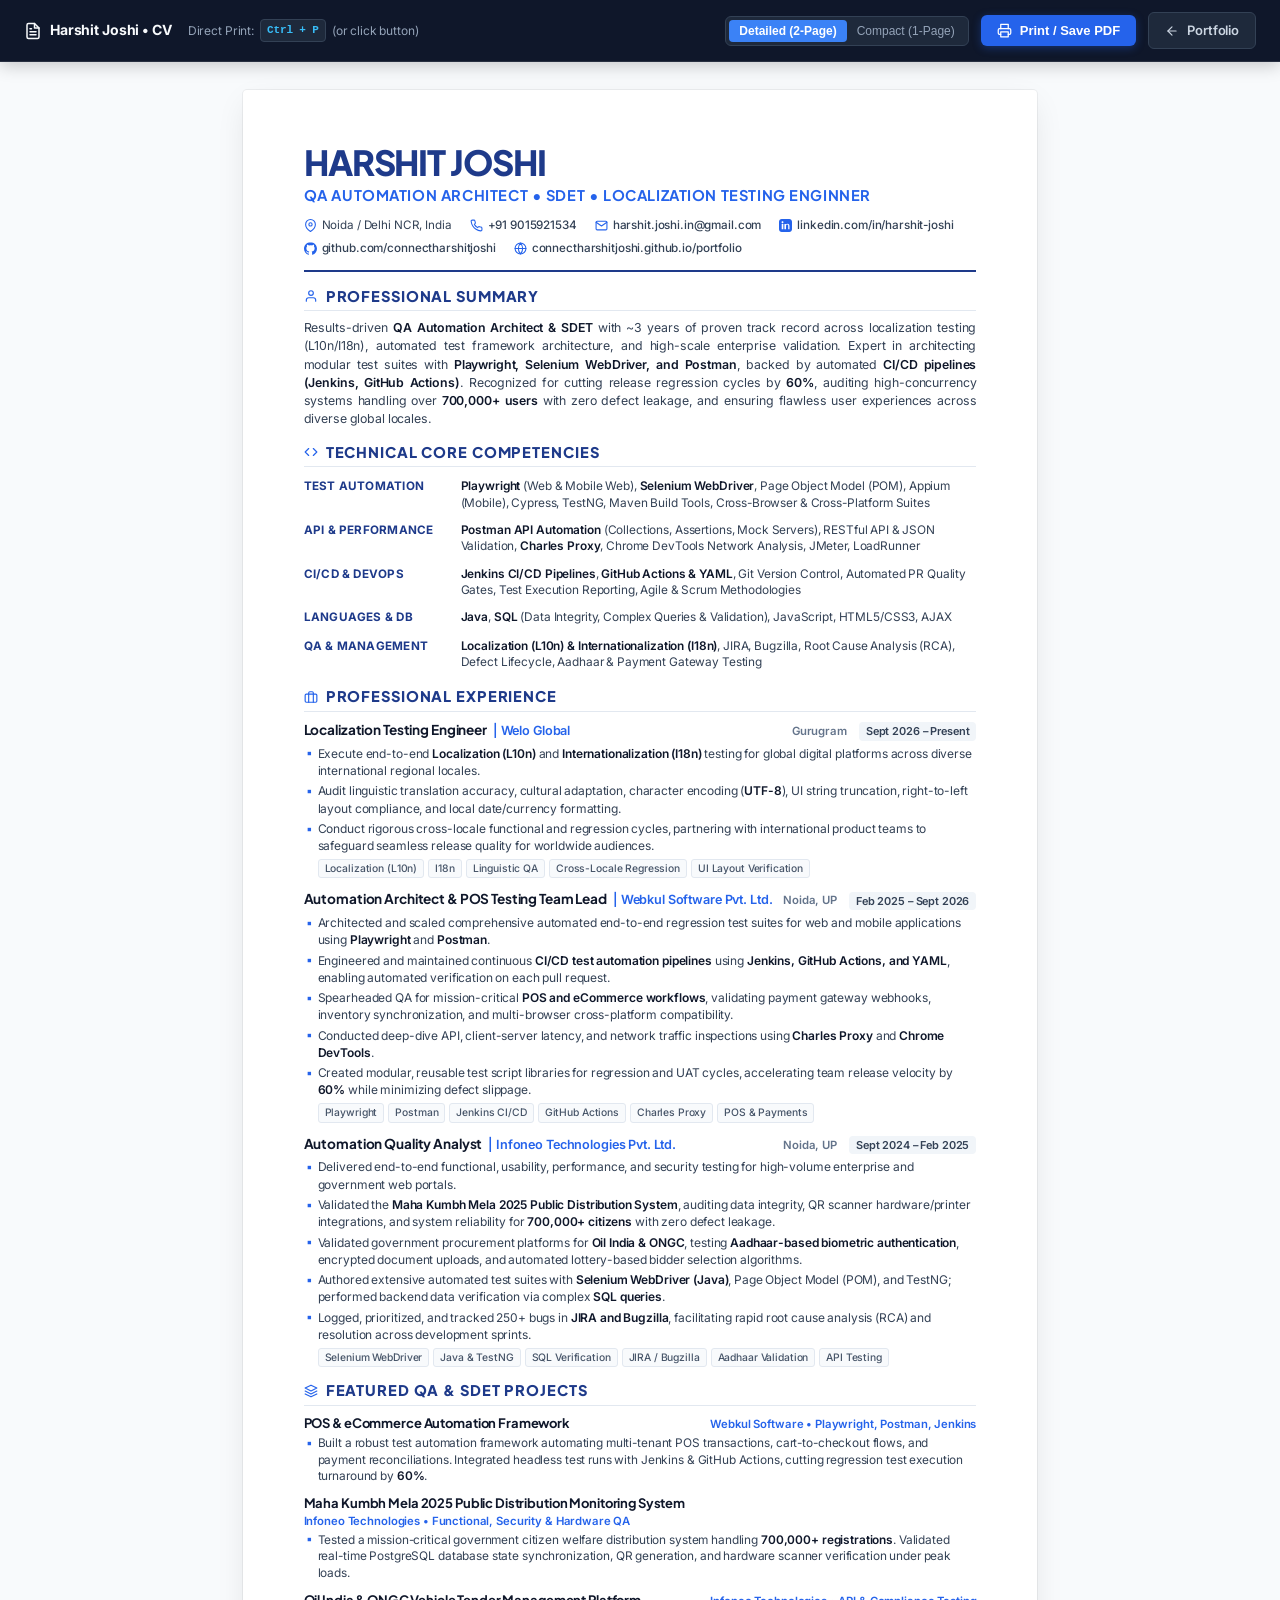
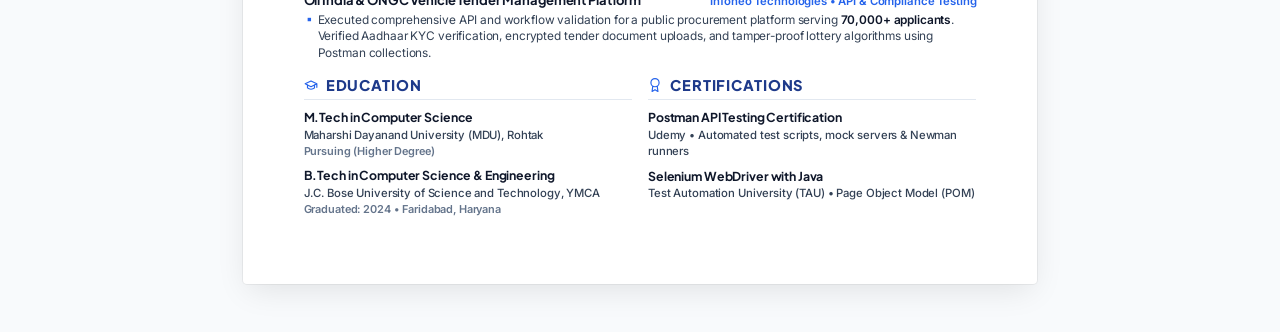
<file: cv.html>
<!DOCTYPE html>
<html lang="en">
<head>
    <meta charset="UTF-8">
    <meta name="viewport" content="width=device-width, initial-scale=1.0">
    <title>Harshit Joshi - CV | QA Automation Architect & SDET</title>
    <meta name="description" content="Curriculum Vitae of Harshit Joshi - QA Automation Architect and SDET specializing in Playwright, Selenium, Postman, CI/CD, SQL, and Localization Testing.">
    
    <!-- Google Fonts for Web Preview -->
    <link rel="preconnect" href="https://fonts.googleapis.com">
    <link rel="preconnect" href="https://fonts.gstatic.com" crossorigin>
    <link href="https://fonts.googleapis.com/css2?family=Inter:wght@300;400;500;600;700;800&family=Plus+Jakarta+Sans:wght@600;700;800&display=swap" rel="stylesheet">

    <style>
        /* ==========================================================================
           ROOT VARIABLES & BASE RESETS
           ========================================================================== */
        :root {
            --primary: #1e3a8a;          /* Deep classic navy */
            --primary-light: #2563eb;    /* Vibrant professional blue */
            --primary-subtle: #eff6ff;   /* Soft ice blue tint */
            --text-main: #0f172a;        /* High-contrast slate black */
            --text-secondary: #334155;   /* Neutral slate */
            --text-muted: #64748b;       /* Muted slate for meta/dates */
            --border-light: #e2e8f0;     /* Subtle divider */
            --border-accent: #93c5fd;    /* Light blue border */
            --bg-page: #ffffff;
            --tag-bg: #f1f5f9;
            --tag-text: #1e293b;
            --font-main: 'Inter', -apple-system, BlinkMacSystemFont, "Segoe UI", Roboto, Helvetica, Arial, sans-serif;
            --font-heading: 'Plus Jakarta Sans', 'Inter', -apple-system, sans-serif;
        }

        * {
            margin: 0;
            padding: 0;
            box-sizing: border-box;
            -webkit-print-color-adjust: exact !important;
            print-color-adjust: exact !important;
        }

        body {
            font-family: var(--font-main);
            color: var(--text-main);
            background-color: #f8fafc;
            line-height: 1.48;
            font-size: 9.75pt;
            letter-spacing: -0.01em;
            -webkit-font-smoothing: antialiased;
        }

        a {
            color: inherit;
            text-decoration: none;
            transition: color 0.15s ease;
        }

        a:hover {
            color: var(--primary-light);
        }

        /* ==========================================================================
           SCREEN FLOATING ACTION BAR (HIDDEN IN PRINT)
           ========================================================================== */
        .no-print {
            display: block;
        }

        .action-bar {
            position: sticky;
            top: 0;
            z-index: 1000;
            background: #0f172a;
            color: #ffffff;
            padding: 12px 24px;
            display: flex;
            align-items: center;
            justify-content: space-between;
            box-shadow: 0 4px 16px rgba(0, 0, 0, 0.2);
            border-bottom: 1px solid rgba(255, 255, 255, 0.1);
        }

        .action-bar-left {
            display: flex;
            align-items: center;
            gap: 16px;
        }

        .action-bar-title {
            font-weight: 700;
            font-size: 14px;
            display: flex;
            align-items: center;
            gap: 8px;
            color: #f8fafc;
        }

        .action-bar-hint {
            font-size: 12px;
            color: #94a3b8;
            display: flex;
            align-items: center;
            gap: 6px;
        }

        .action-bar-hint kbd {
            background: #1e293b;
            color: #38bdf8;
            padding: 2px 6px;
            border-radius: 4px;
            border: 1px solid #334155;
            font-family: monospace;
            font-size: 11px;
            font-weight: 600;
        }

        .action-bar-actions {
            display: flex;
            align-items: center;
            gap: 12px;
        }

        .btn-action {
            display: inline-flex;
            align-items: center;
            gap: 8px;
            padding: 8px 16px;
            font-size: 13px;
            font-weight: 600;
            border-radius: 6px;
            cursor: pointer;
            border: none;
            transition: all 0.2s ease;
            text-decoration: none;
        }

        .btn-print {
            background: #2563eb;
            color: #ffffff;
            box-shadow: 0 2px 8px rgba(37, 99, 235, 0.35);
        }

        .btn-print:hover {
            background: #1d4ed8;
            transform: translateY(-1px);
        }

        .btn-secondary {
            background: #1e293b;
            color: #cbd5e1;
            border: 1px solid #334155;
        }

        .btn-secondary:hover {
            background: #334155;
            color: #ffffff;
        }

        /* Layout Mode Switcher */
        .layout-switcher {
            display: inline-flex;
            background: #1e293b;
            padding: 3px;
            border-radius: 6px;
            border: 1px solid #334155;
        }

        .layout-btn {
            background: transparent;
            color: #94a3b8;
            border: none;
            padding: 4px 10px;
            font-size: 12px;
            font-weight: 500;
            border-radius: 4px;
            cursor: pointer;
            transition: all 0.2s;
        }

        .layout-btn.active {
            background: #3b82f6;
            color: #ffffff;
            font-weight: 600;
        }

        /* ==========================================================================
           CV CONTAINER & PAPER WRAPPER (SCREEN DISPLAY)
           ========================================================================== */
        .cv-wrapper {
            max-width: 210mm;
            margin: 28px auto 48px auto;
            background: var(--bg-page);
            box-shadow: 0 10px 30px -5px rgba(0, 0, 0, 0.1), 0 0 0 1px rgba(0, 0, 0, 0.05);
            border-radius: 4px;
            padding: 14mm 16mm;
            position: relative;
        }

        /* ==========================================================================
           CV HEADER
           ========================================================================== */
        header.cv-header {
            border-bottom: 2px solid var(--primary);
            padding-bottom: 12px;
            margin-bottom: 14px;
        }

        .header-top {
            display: flex;
            justify-content: space-between;
            align-items: baseline;
            flex-wrap: wrap;
            gap: 8px;
        }

        .candidate-name {
            font-family: var(--font-heading);
            font-size: 26pt;
            font-weight: 800;
            color: var(--primary);
            letter-spacing: -0.03em;
            line-height: 1.1;
        }

        .candidate-title {
            font-family: var(--font-heading);
            font-size: 11pt;
            font-weight: 700;
            color: var(--primary-light);
            text-transform: uppercase;
            letter-spacing: 0.04em;
            margin-top: 4px;
        }

        /* Contact Details Grid */
        .contact-grid {
            display: flex;
            flex-wrap: wrap;
            gap: 6px 18px;
            margin-top: 10px;
            font-size: 8.75pt;
            color: var(--text-secondary);
        }

        .contact-item {
            display: inline-flex;
            align-items: center;
            gap: 5px;
        }

        .contact-item svg {
            width: 13px;
            height: 13px;
            color: var(--primary-light);
            flex-shrink: 0;
        }

        .contact-item a {
            color: var(--text-secondary);
            font-weight: 500;
        }

        .contact-item a:hover {
            color: var(--primary-light);
            text-decoration: underline;
        }

        /* ==========================================================================
           SECTION STYLES
           ========================================================================== */
        .cv-section {
            margin-bottom: 13px;
            break-inside: auto;
        }

        .cv-section.avoid-break {
            break-inside: avoid;
            page-break-inside: avoid;
        }

        .section-header {
            display: flex;
            align-items: center;
            gap: 8px;
            margin-bottom: 8px;
            padding-bottom: 3px;
            border-bottom: 1.5px solid var(--border-light);
            break-after: avoid;
            page-break-after: avoid;
        }

        .section-header h2 {
            font-family: var(--font-heading);
            font-size: 11pt;
            font-weight: 800;
            color: var(--primary);
            text-transform: uppercase;
            letter-spacing: 0.06em;
            display: flex;
            align-items: center;
            gap: 6px;
        }

        .section-header svg {
            width: 14px;
            height: 14px;
            color: var(--primary-light);
        }

        /* Professional Summary */
        .summary-text {
            font-size: 9.25pt;
            color: var(--text-secondary);
            line-height: 1.48;
            text-align: justify;
        }

        .summary-text strong {
            color: var(--text-main);
            font-weight: 600;
        }

        /* ==========================================================================
           TECHNICAL SKILLS MATRIX
           ========================================================================== */
        .skills-table {
            display: flex;
            flex-direction: column;
            gap: 5px;
            font-size: 8.9pt;
        }

        .skill-row {
            display: grid;
            grid-template-columns: 145px 1fr;
            align-items: baseline;
            gap: 12px;
            padding: 3px 0;
        }

        .skill-category {
            font-weight: 700;
            color: var(--primary);
            font-size: 8.75pt;
            text-transform: uppercase;
            letter-spacing: 0.02em;
        }

        .skill-list {
            color: var(--text-secondary);
            line-height: 1.38;
        }

        .skill-list span.highlight {
            font-weight: 600;
            color: var(--text-main);
        }

        /* ==========================================================================
           WORK EXPERIENCE ENTRIES
           ========================================================================== */
        .experience-list {
            display: flex;
            flex-direction: column;
            gap: 11px;
        }

        .experience-card {
            break-inside: avoid;
            page-break-inside: avoid;
        }

        .job-header {
            display: flex;
            justify-content: space-between;
            align-items: baseline;
            flex-wrap: wrap;
            margin-bottom: 2px;
        }

        .job-title-group {
            display: flex;
            align-items: baseline;
            gap: 6px;
            flex-wrap: wrap;
        }

        .job-role {
            font-size: 10.2pt;
            font-weight: 700;
            color: var(--text-main);
            font-family: var(--font-heading);
        }

        .job-company {
            font-size: 9.5pt;
            font-weight: 600;
            color: var(--primary-light);
        }

        .job-meta {
            display: flex;
            align-items: center;
            gap: 12px;
            font-size: 8.5pt;
            font-weight: 600;
            color: var(--text-muted);
        }

        .job-date {
            background: #f1f5f9;
            padding: 1px 7px;
            border-radius: 4px;
            color: #334155;
            font-size: 8.2pt;
        }

        .bullet-list {
            list-style: none;
            padding-left: 0;
            margin-top: 4px;
            display: flex;
            flex-direction: column;
            gap: 3.5px;
        }

        .bullet-list li {
            position: relative;
            padding-left: 14px;
            font-size: 9pt;
            color: var(--text-secondary);
            line-height: 1.42;
        }

        .bullet-list li::before {
            content: "▪";
            position: absolute;
            left: 2px;
            top: -0.5px;
            color: var(--primary-light);
            font-size: 9pt;
        }

        .bullet-list li strong {
            color: var(--text-main);
            font-weight: 600;
        }

        .tech-pill-strip {
            display: flex;
            flex-wrap: wrap;
            gap: 4px;
            margin-top: 5px;
            padding-left: 14px;
        }

        .tech-pill {
            background: #f8fafc;
            border: 1px solid #e2e8f0;
            padding: 1px 6px;
            border-radius: 3px;
            font-size: 7.75pt;
            font-weight: 500;
            color: #475569;
        }

        /* ==========================================================================
           KEY PROJECTS
           ========================================================================== */
        .projects-list {
            display: flex;
            flex-direction: column;
            gap: 9px;
        }

        .project-card {
            break-inside: avoid;
            page-break-inside: avoid;
        }

        .project-header {
            display: flex;
            justify-content: space-between;
            align-items: baseline;
            margin-bottom: 2px;
            flex-wrap: wrap;
        }

        .project-title {
            font-size: 9.75pt;
            font-weight: 700;
            color: var(--text-main);
            font-family: var(--font-heading);
            display: inline-flex;
            align-items: center;
            gap: 6px;
        }

        .project-client {
            font-size: 8.5pt;
            font-weight: 600;
            color: var(--primary-light);
        }

        .project-desc {
            font-size: 8.9pt;
            color: var(--text-secondary);
            line-height: 1.4;
            padding-left: 14px;
            position: relative;
        }

        .project-desc::before {
            content: "▪";
            position: absolute;
            left: 2px;
            top: -0.5px;
            color: var(--primary-light);
            font-size: 9pt;
        }

        .project-desc strong {
            color: var(--text-main);
            font-weight: 600;
        }

        /* ==========================================================================
           TWO COLUMN SPLIT: EDUCATION & CERTIFICATIONS
           ========================================================================== */
        .two-col-grid {
            display: grid;
            grid-template-columns: 1fr 1fr;
            gap: 16px;
            break-inside: avoid;
            page-break-inside: avoid;
        }

        .edu-item, .cert-item {
            margin-bottom: 7px;
        }

        .edu-item:last-child, .cert-item:last-child {
            margin-bottom: 0;
        }

        .edu-degree, .cert-name {
            font-size: 9.25pt;
            font-weight: 700;
            color: var(--text-main);
            font-family: var(--font-heading);
        }

        .edu-school, .cert-issuer {
            font-size: 8.5pt;
            color: var(--text-secondary);
            font-weight: 500;
        }

        .edu-year {
            font-size: 8.2pt;
            color: var(--text-muted);
            font-weight: 600;
        }

        /* Subtle Page Break Indicator for multi-page print */
        .page-break {
            break-before: page;
            page-break-before: always;
        }

        /* ==========================================================================
           COMPACT MODE (TOGGLED VIA SCREEN BUTTON)
           ========================================================================== */
        body.compact-mode {
            font-size: 9pt;
            line-height: 1.38;
        }

        body.compact-mode .cv-wrapper {
            padding: 10mm 14mm;
        }

        body.compact-mode .candidate-name {
            font-size: 22pt;
        }

        body.compact-mode .cv-section {
            margin-bottom: 9px;
        }

        body.compact-mode .experience-list {
            gap: 8px;
        }

        body.compact-mode .projects-list {
            gap: 6px;
        }

        body.compact-mode .bullet-list {
            gap: 2px;
        }

        body.compact-mode .tech-pill-strip {
            display: none;
        }

        /* ==========================================================================
           PRINT MEDIA OPTIMIZATIONS (@media print)
           ========================================================================== */
        @page {
            size: A4 portrait;
            margin: 10mm 12mm 10mm 12mm;
        }

        @media print {
            body {
                background: #ffffff !important;
                color: #0f172a !important;
                font-size: 9.35pt;
                line-height: 1.4;
                margin: 0 !important;
                padding: 0 !important;
            }

            .no-print,
            .action-bar {
                display: none !important;
            }

            .cv-wrapper {
                max-width: 100% !important;
                margin: 0 !important;
                padding: 0 !important;
                box-shadow: none !important;
                border-radius: 0 !important;
                background: #ffffff !important;
            }

            header.cv-header {
                border-bottom: 2px solid #1e3a8a !important;
                padding-bottom: 10px;
                margin-bottom: 12px;
            }

            .candidate-name {
                color: #1e3a8a !important;
                font-size: 24pt !important;
            }

            .candidate-title {
                color: #2563eb !important;
                font-size: 10.5pt !important;
            }

            .section-header h2 {
                color: #1e3a8a !important;
                font-size: 10.5pt !important;
            }

            .section-header {
                border-bottom: 1.5px solid #cbd5e1 !important;
                break-after: avoid;
                page-break-after: avoid;
            }

            .job-role, .project-title, .edu-degree, .cert-name {
                color: #0f172a !important;
            }

            .job-company, .project-client {
                color: #1d4ed8 !important;
            }

            .contact-item a {
                color: #334155 !important;
                text-decoration: none !important;
            }

            .contact-item svg,
            .section-header svg {
                color: #2563eb !important;
            }

            .job-date {
                background: #f1f5f9 !important;
                color: #1e293b !important;
            }

            .tech-pill {
                background: #f8fafc !important;
                border: 1px solid #cbd5e1 !important;
                color: #334155 !important;
            }

            /* Prevent awkward splits on individual items only */
            .experience-card,
            .project-card,
            .two-col-grid,
            .skills-table,
            .skill-row,
            .job-header {
                break-inside: avoid;
                page-break-inside: avoid;
            }

            /* Natural clean break before Projects / Education if needed */
            .print-page-break {
                break-before: page;
                page-break-before: always;
            }
        }
    </style>
</head>
<body>

    <!-- ==========================================================================
         TOP FLOATING ACTION BAR (HIDDEN IN PRINT)
         ========================================================================== -->
    <aside class="action-bar no-print" aria-label="Print Toolbar">
        <div class="action-bar-left">
            <div class="action-bar-title">
                <svg width="18" height="18" viewBox="0 0 24 24" fill="none" stroke="currentColor" stroke-width="2" stroke-linecap="round" stroke-linejoin="round">
                    <path d="M14 2H6a2 2 0 0 0-2 2v16a2 2 0 0 0 2 2h12a2 2 0 0 0 2-2V8z"></path>
                    <polyline points="14 2 14 8 20 8"></polyline>
                    <line x1="16" y1="13" x2="8" y2="13"></line>
                    <line x1="16" y1="17" x2="8" y2="17"></line>
                    <polyline points="10 9 9 9 8 9"></polyline>
                </svg>
                Harshit Joshi • CV
            </div>
            <div class="action-bar-hint">
                <span>Direct Print:</span> <kbd>Ctrl + P</kbd> <span>(or click button)</span>
            </div>
        </div>

        <div class="action-bar-actions">
            <!-- Layout Switcher -->
            <div class="layout-switcher" title="Toggle layout density">
                <button class="layout-btn active" id="btnDetailed" onclick="setLayout('detailed')">Detailed (2-Page)</button>
                <button class="layout-btn" id="btnCompact" onclick="setLayout('compact')">Compact (1-Page)</button>
            </div>

            <!-- Print Button -->
            <button class="btn-action btn-print" onclick="window.print()" title="Print CV or Save to PDF">
                <svg width="15" height="15" viewBox="0 0 24 24" fill="none" stroke="currentColor" stroke-width="2" stroke-linecap="round" stroke-linejoin="round">
                    <polyline points="6 9 6 2 18 2 18 9"></polyline>
                    <path d="M6 18H4a2 2 0 0 1-2-2v-5a2 2 0 0 1 2-2h16a2 2 0 0 1 2 2v5a2 2 0 0 1-2 2h-2"></path>
                    <rect x="6" y="14" width="12" height="8"></rect>
                </svg>
                Print / Save PDF
            </button>

            <!-- Back to Portfolio Link -->
            <a href="index.html" class="btn-action btn-secondary" title="Return to interactive website">
                <svg width="14" height="14" viewBox="0 0 24 24" fill="none" stroke="currentColor" stroke-width="2" stroke-linecap="round" stroke-linejoin="round">
                    <line x1="19" y1="12" x2="5" y2="12"></line>
                    <polyline points="12 19 5 12 12 5"></polyline>
                </svg>
                Portfolio
            </a>
        </div>
    </aside>

    <!-- ==========================================================================
         MAIN CV DOCUMENT CONTAINER
         ========================================================================== -->
    <main class="cv-wrapper" id="cvContent">

        <!-- HEADER SECTION -->
        <header class="cv-header">
            <div class="header-top">
                <div>
                    <h1 class="candidate-name">HARSHIT JOSHI</h1>
                    <div class="candidate-title">QA Automation Architect &bull; SDET &bull; Localization Testing Enginner</div>
                </div>
            </div>

            <!-- Contact Grid -->
            <div class="contact-grid">
                <!-- Location -->
                <div class="contact-item">
                    <svg viewBox="0 0 24 24" fill="none" stroke="currentColor" stroke-width="2" stroke-linecap="round" stroke-linejoin="round">
                        <path d="M21 10c0 7-9 13-9 13s-9-6-9-13a9 9 0 0 1 18 0z"></path>
                        <circle cx="12" cy="10" r="3"></circle>
                    </svg>
                    <span>Noida / Delhi NCR, India</span>
                </div>

                <!-- Phone -->
                <div class="contact-item">
                    <svg viewBox="0 0 24 24" fill="none" stroke="currentColor" stroke-width="2" stroke-linecap="round" stroke-linejoin="round">
                        <path d="M22 16.92v3a2 2 0 0 1-2.18 2 19.79 19.79 0 0 1-8.63-3.07 19.5 19.5 0 0 1-6-6 19.79 19.79 0 0 1-3.07-8.67A2 2 0 0 1 4.11 2h3a2 2 0 0 1 2 1.72 12.84 12.84 0 0 0 .7 2.81 2 2 0 0 1-.45 2.11L8.09 9.91a16 16 0 0 0 6 6l1.27-1.27a2 2 0 0 1 2.11-.45 12.84 12.84 0 0 0 2.81.7A2 2 0 0 1 22 16.92z"></path>
                    </svg>
                    <a href="tel:+919015921534">+91 9015921534</a>
                </div>

                <!-- Email -->
                <div class="contact-item">
                    <svg viewBox="0 0 24 24" fill="none" stroke="currentColor" stroke-width="2" stroke-linecap="round" stroke-linejoin="round">
                        <path d="M4 4h16c1.1 0 2 .9 2 2v12c0 1.1-.9 2-2 2H4c-1.1 0-2-.9-2-2V6c0-1.1.9-2 2-2z"></path>
                        <polyline points="22,6 12,13 2,6"></polyline>
                    </svg>
                    <a href="mailto:harshit.joshi.in@gmail.com">harshit.joshi.in@gmail.com</a>
                </div>

                <!-- LinkedIn -->
                <div class="contact-item">
                    <svg viewBox="0 0 24 24" fill="currentColor">
                        <path d="M19 0h-14c-2.761 0-5 2.239-5 5v14c0 2.761 2.239 5 5 5h14c2.762 0 5-2.239 5-5v-14c0-2.761-2.238-5-5-5zm-11 19h-3v-10h3v10zm-1.5-11.268c-.966 0-1.75-.79-1.75-1.764s.784-1.764 1.75-1.764 1.75.79 1.75 1.764-.783 1.764-1.75 1.764zm13.5 11.268h-3v-5.604c0-1.337-.027-3.063-1.868-3.063-1.868 0-2.154 1.46-2.154 2.969v5.698h-3v-10h2.881v1.367h.041c.401-.76 1.379-1.562 2.837-1.562 3.036 0 3.6 2.007 3.6 4.618v5.577z"/>
                    </svg>
                    <a href="https://www.linkedin.com/in/harshit-joshi-140aa0217/" target="_blank">linkedin.com/in/harshit-joshi</a>
                </div>

                <!-- GitHub -->
                <div class="contact-item">
                    <svg viewBox="0 0 24 24" fill="currentColor">
                        <path d="M12 .297c-6.63 0-12 5.373-12 12 0 5.303 3.438 9.8 8.205 11.385.6.113.82-.258.82-.577 0-.285-.01-1.04-.015-2.04-3.338.724-4.042-1.61-4.042-1.61-.546-1.387-1.333-1.757-1.333-1.757-1.089-.745.084-.729.084-.729 1.205.084 1.84 1.237 1.84 1.237 1.07 1.835 2.809 1.304 3.495.997.108-.776.418-1.305.762-1.604-2.665-.305-5.466-1.334-5.466-5.931 0-1.31.469-2.381 1.236-3.221-.135-.303-.54-1.524.105-3.176 0 0 1.005-.322 3.3 1.23a11.48 11.48 0 0 1 3.003-.404c1.02.005 2.045.138 3.003.404 2.28-1.552 3.285-1.23 3.285-1.23.645 1.653.24 2.874.12 3.176.765.84 1.23 1.911 1.23 3.221 0 4.61-2.805 5.625-5.475 5.921.429.372.81 1.102.81 2.222 0 1.606-.015 2.896-.015 3.286 0 .315.21.69.825.57 4.765-1.585 8.2-6.082 8.2-11.385 0-6.627-5.373-12-12-12"/>
                    </svg>
                    <a href="https://github.com/connectharshitjoshi" target="_blank">github.com/connectharshitjoshi</a>
                </div>

                <!-- Portfolio -->
                <div class="contact-item">
                    <svg viewBox="0 0 24 24" fill="none" stroke="currentColor" stroke-width="2" stroke-linecap="round" stroke-linejoin="round">
                        <circle cx="12" cy="12" r="10"></circle>
                        <line x1="2" y1="12" x2="22" y2="12"></line>
                        <path d="M12 2a15.3 15.3 0 0 1 4 10 15.3 15.3 0 0 1-4 10 15.3 15.3 0 0 1-4-10 15.3 15.3 0 0 1 4-10z"></path>
                    </svg>
                    <a href="https://connectharshitjoshi.github.io/portfolio/" target="_blank">connectharshitjoshi.github.io/portfolio</a>
                </div>
            </div>
        </header>

        <!-- SECTION: PROFESSIONAL SUMMARY -->
        <section class="cv-section avoid-break">
            <div class="section-header">
                <svg viewBox="0 0 24 24" fill="none" stroke="currentColor" stroke-width="2" stroke-linecap="round" stroke-linejoin="round">
                    <path d="M20 21v-2a4 4 0 0 0-4-4H8a4 4 0 0 0-4 4v2"></path>
                    <circle cx="12" cy="7" r="4"></circle>
                </svg>
                <h2>Professional Summary</h2>
            </div>
            <p class="summary-text">
                Results-driven <strong>QA Automation Architect &amp; SDET</strong> with ~3 years of proven track record across localization testing (L10n/I18n), automated test framework architecture, and high-scale enterprise validation. Expert in architecting modular test suites with <strong>Playwright, Selenium WebDriver, and Postman</strong>, backed by automated <strong>CI/CD pipelines (Jenkins, GitHub Actions)</strong>. Recognized for cutting release regression cycles by <strong>60%</strong>, auditing high-concurrency systems handling over <strong>700,000+ users</strong> with zero defect leakage, and ensuring flawless user experiences across diverse global locales.
            </p>
        </section>

        <!-- SECTION: TECHNICAL SKILLS MATRIX -->
        <section class="cv-section avoid-break">
            <div class="section-header">
                <svg viewBox="0 0 24 24" fill="none" stroke="currentColor" stroke-width="2" stroke-linecap="round" stroke-linejoin="round">
                    <polyline points="16 18 22 12 16 6"></polyline>
                    <polyline points="8 6 2 12 8 18"></polyline>
                </svg>
                <h2>Technical Core Competencies</h2>
            </div>
            <div class="skills-table">
                <div class="skill-row">
                    <div class="skill-category">Test Automation</div>
                    <div class="skill-list">
                        <span class="highlight">Playwright</span> (Web &amp; Mobile Web), <span class="highlight">Selenium WebDriver</span>, Page Object Model (POM), Appium (Mobile), Cypress, TestNG, Maven Build Tools, Cross-Browser &amp; Cross-Platform Suites
                    </div>
                </div>
                <div class="skill-row">
                    <div class="skill-category">API &amp; Performance</div>
                    <div class="skill-list">
                        <span class="highlight">Postman API Automation</span> (Collections, Assertions, Mock Servers), RESTful API &amp; JSON Validation, <span class="highlight">Charles Proxy</span>, Chrome DevTools Network Analysis, JMeter, LoadRunner
                    </div>
                </div>
                <div class="skill-row">
                    <div class="skill-category">CI/CD &amp; DevOps</div>
                    <div class="skill-list">
                        <span class="highlight">Jenkins CI/CD Pipelines</span>, <span class="highlight">GitHub Actions &amp; YAML</span>, Git Version Control, Automated PR Quality Gates, Test Execution Reporting, Agile &amp; Scrum Methodologies
                    </div>
                </div>
                <div class="skill-row">
                    <div class="skill-category">Languages &amp; DB</div>
                    <div class="skill-list">
                        <span class="highlight">Java</span>, <span class="highlight">SQL</span> (Data Integrity, Complex Queries &amp; Validation), JavaScript, HTML5/CSS3, AJAX
                    </div>
                </div>
                <div class="skill-row">
                    <div class="skill-category">QA &amp; Management</div>
                    <div class="skill-list">
                        <span class="highlight">Localization (L10n) &amp; Internationalization (I18n)</span>, JIRA, Bugzilla, Root Cause Analysis (RCA), Defect Lifecycle, Aadhaar &amp; Payment Gateway Testing
                    </div>
                </div>
            </div>
        </section>

        <!-- SECTION: PROFESSIONAL EXPERIENCE -->
        <section class="cv-section">
            <div class="section-header">
                <svg viewBox="0 0 24 24" fill="none" stroke="currentColor" stroke-width="2" stroke-linecap="round" stroke-linejoin="round">
                    <rect x="2" y="7" width="20" height="14" rx="2" ry="2"></rect>
                    <path d="M16 21V5a2 2 0 0 0-2-2h-4a2 2 0 0 0-2 2v16"></path>
                </svg>
                <h2>Professional Experience</h2>
            </div>

            <div class="experience-list">
                <!-- Role 1: Welo Global -->
                <div class="experience-card">
                    <div class="job-header">
                        <div class="job-title-group">
                            <span class="job-role">Localization Testing Engineer</span>
                            <span class="job-company">| Welo Global</span>
                        </div>
                        <div class="job-meta">
                            <span>Gurugram</span>
                            <span class="job-date">Sept 2026 – Present</span>
                        </div>
                    </div>
                    <ul class="bullet-list">
                        <li>Execute end-to-end <strong>Localization (L10n)</strong> and <strong>Internationalization (I18n)</strong> testing for global digital platforms across diverse international regional locales.</li>
                        <li>Audit linguistic translation accuracy, cultural adaptation, character encoding (<strong>UTF-8</strong>), UI string truncation, right-to-left layout compliance, and local date/currency formatting.</li>
                        <li>Conduct rigorous cross-locale functional and regression cycles, partnering with international product teams to safeguard seamless release quality for worldwide audiences.</li>
                    </ul>
                    <div class="tech-pill-strip">
                        <span class="tech-pill">Localization (L10n)</span>
                        <span class="tech-pill">I18n</span>
                        <span class="tech-pill">Linguistic QA</span>
                        <span class="tech-pill">Cross-Locale Regression</span>
                        <span class="tech-pill">UI Layout Verification</span>
                    </div>
                </div>

                <!-- Role 2: Webkul Software -->
                <div class="experience-card">
                    <div class="job-header">
                        <div class="job-title-group">
                            <span class="job-role">Automation Architect &amp; POS Testing Team Lead</span>
                            <span class="job-company">| Webkul Software Pvt. Ltd.</span>
                        </div>
                        <div class="job-meta">
                            <span>Noida, UP</span>
                            <span class="job-date">Feb 2025 – Sept 2026</span>
                        </div>
                    </div>
                    <ul class="bullet-list">
                        <li>Architected and scaled comprehensive automated end-to-end regression test suites for web and mobile applications using <strong>Playwright</strong> and <strong>Postman</strong>.</li>
                        <li>Engineered and maintained continuous <strong>CI/CD test automation pipelines</strong> using <strong>Jenkins, GitHub Actions, and YAML</strong>, enabling automated verification on each pull request.</li>
                        <li>Spearheaded QA for mission-critical <strong>POS and eCommerce workflows</strong>, validating payment gateway webhooks, inventory synchronization, and multi-browser cross-platform compatibility.</li>
                        <li>Conducted deep-dive API, client-server latency, and network traffic inspections using <strong>Charles Proxy</strong> and <strong>Chrome DevTools</strong>.</li>
                        <li>Created modular, reusable test script libraries for regression and UAT cycles, accelerating team release velocity by <strong>60%</strong> while minimizing defect slippage.</li>
                    </ul>
                    <div class="tech-pill-strip">
                        <span class="tech-pill">Playwright</span>
                        <span class="tech-pill">Postman</span>
                        <span class="tech-pill">Jenkins CI/CD</span>
                        <span class="tech-pill">GitHub Actions</span>
                        <span class="tech-pill">Charles Proxy</span>
                        <span class="tech-pill">POS &amp; Payments</span>
                    </div>
                </div>

                <!-- Role 3: Infoneo Technologies -->
                <div class="experience-card">
                    <div class="job-header">
                        <div class="job-title-group">
                            <span class="job-role">Automation Quality Analyst</span>
                            <span class="job-company">| Infoneo Technologies Pvt. Ltd.</span>
                        </div>
                        <div class="job-meta">
                            <span>Noida, UP</span>
                            <span class="job-date">Sept 2024 – Feb 2025</span>
                        </div>
                    </div>
                    <ul class="bullet-list">
                        <li>Delivered end-to-end functional, usability, performance, and security testing for high-volume enterprise and government web portals.</li>
                        <li>Validated the <strong>Maha Kumbh Mela 2025 Public Distribution System</strong>, auditing data integrity, QR scanner hardware/printer integrations, and system reliability for <strong>700,000+ citizens</strong> with zero defect leakage.</li>
                        <li>Validated government procurement platforms for <strong>Oil India &amp; ONGC</strong>, testing <strong>Aadhaar-based biometric authentication</strong>, encrypted document uploads, and automated lottery-based bidder selection algorithms.</li>
                        <li>Authored extensive automated test suites with <strong>Selenium WebDriver (Java)</strong>, Page Object Model (POM), and TestNG; performed backend data verification via complex <strong>SQL queries</strong>.</li>
                        <li>Logged, prioritized, and tracked 250+ bugs in <strong>JIRA and Bugzilla</strong>, facilitating rapid root cause analysis (RCA) and resolution across development sprints.</li>
                    </ul>
                    <div class="tech-pill-strip">
                        <span class="tech-pill">Selenium WebDriver</span>
                        <span class="tech-pill">Java &amp; TestNG</span>
                        <span class="tech-pill">SQL Verification</span>
                        <span class="tech-pill">JIRA / Bugzilla</span>
                        <span class="tech-pill">Aadhaar Validation</span>
                        <span class="tech-pill">API Testing</span>
                    </div>
                </div>
            </div>
        </section>

        <!-- SECTION: FEATURED ENGINEERING PROJECTS -->
        <section class="cv-section">
            <div class="section-header">
                <svg viewBox="0 0 24 24" fill="none" stroke="currentColor" stroke-width="2" stroke-linecap="round" stroke-linejoin="round">
                    <polygon points="12 2 2 7 12 12 22 7 12 2"></polygon>
                    <polyline points="2 17 12 22 22 17"></polyline>
                    <polyline points="2 12 12 17 22 12"></polyline>
                </svg>
                <h2>Featured QA &amp; SDET Projects</h2>
            </div>

            <div class="projects-list">
                <!-- Project 1 -->
                <div class="project-card">
                    <div class="project-header">
                        <span class="project-title">POS &amp; eCommerce Automation Framework</span>
                        <span class="project-client">Webkul Software &bull; Playwright, Postman, Jenkins</span>
                    </div>
                    <p class="project-desc">
                        Built a robust test automation framework automating multi-tenant POS transactions, cart-to-checkout flows, and payment reconciliations. Integrated headless test runs with Jenkins &amp; GitHub Actions, cutting regression test execution turnaround by <strong>60%</strong>.
                    </p>
                </div>

                <!-- Project 2 -->
                <div class="project-card">
                    <div class="project-header">
                        <span class="project-title">Maha Kumbh Mela 2025 Public Distribution Monitoring System</span>
                        <span class="project-client">Infoneo Technologies &bull; Functional, Security &amp; Hardware QA</span>
                    </div>
                    <p class="project-desc">
                        Tested a mission-critical government citizen welfare distribution system handling <strong>700,000+ registrations</strong>. Validated real-time PostgreSQL database state synchronization, QR generation, and hardware scanner verification under peak loads.
                    </p>
                </div>

                <!-- Project 3 -->
                <div class="project-card">
                    <div class="project-header">
                        <span class="project-title">Oil India &amp; ONGC Vehicle Tender Management Platform</span>
                        <span class="project-client">Infoneo Technologies &bull; API &amp; Compliance Testing</span>
                    </div>
                    <p class="project-desc">
                        Executed comprehensive API and workflow validation for a public procurement platform serving <strong>70,000+ applicants</strong>. Verified Aadhaar KYC verification, encrypted tender document uploads, and tamper-proof lottery algorithms using Postman collections.
                    </p>
                </div>
            </div>
        </section>

        <!-- SECTION: EDUCATION & CERTIFICATIONS (2 COLUMN GRID) -->
        <section class="cv-section avoid-break">
            <div class="two-col-grid">
                <!-- Education Column -->
                <div>
                    <div class="section-header">
                        <svg viewBox="0 0 24 24" fill="none" stroke="currentColor" stroke-width="2" stroke-linecap="round" stroke-linejoin="round">
                            <path d="M22 10v6M2 10l10-5 10 5-10 5z"></path>
                            <path d="M6 12v5c3 3 9 3 12 0v-5"></path>
                        </svg>
                        <h2>Education</h2>
                    </div>
                    <div class="edu-item">
                        <div class="edu-degree">M.Tech in Computer Science</div>
                        <div class="edu-school">Maharshi Dayanand University (MDU), Rohtak</div>
                        <div class="edu-year">Pursuing (Higher Degree)</div>
                    </div>
                    <div class="edu-item">
                        <div class="edu-degree">B.Tech in Computer Science &amp; Engineering</div>
                        <div class="edu-school">J.C. Bose University of Science and Technology, YMCA</div>
                        <div class="edu-year">Graduated: 2024 &bull; Faridabad, Haryana</div>
                    </div>
                </div>

                <!-- Certifications Column -->
                <div>
                    <div class="section-header">
                        <svg viewBox="0 0 24 24" fill="none" stroke="currentColor" stroke-width="2" stroke-linecap="round" stroke-linejoin="round">
                            <circle cx="12" cy="8" r="7"></circle>
                            <polyline points="8.21 13.89 7 23 12 20 17 23 15.79 13.88"></polyline>
                        </svg>
                        <h2>Certifications</h2>
                    </div>
                    <div class="cert-item">
                        <div class="cert-name">Postman API Testing Certification</div>
                        <div class="cert-issuer">Udemy &bull; Automated test scripts, mock servers &amp; Newman runners</div>
                    </div>
                    <div class="cert-item">
                        <div class="cert-name">Selenium WebDriver with Java</div>
                        <div class="cert-issuer">Test Automation University (TAU) &bull; Page Object Model (POM)</div>
                    </div>
                </div>
            </div>
        </section>

    </main>

    <!-- Interactive Script for layout switcher & print triggers -->
    <script>
        function setLayout(mode) {
            const body = document.body;
            const btnDetailed = document.getElementById('btnDetailed');
            const btnCompact = document.getElementById('btnCompact');

            if (mode === 'compact') {
                body.classList.add('compact-mode');
                btnCompact.classList.add('active');
                btnDetailed.classList.remove('active');
            } else {
                body.classList.remove('compact-mode');
                btnDetailed.classList.add('active');
                btnCompact.classList.remove('active');
            }
        }

        // Keyboard Shortcut Listener for Ctrl+P / Cmd+P
        window.addEventListener('keydown', function(e) {
            if ((e.ctrlKey || e.metaKey) && (e.key === 'p' || e.key === 'P')) {
                // Browser native print will fire, standard @media print applies
            }
        });
    </script>
</body>
</html>
</file>
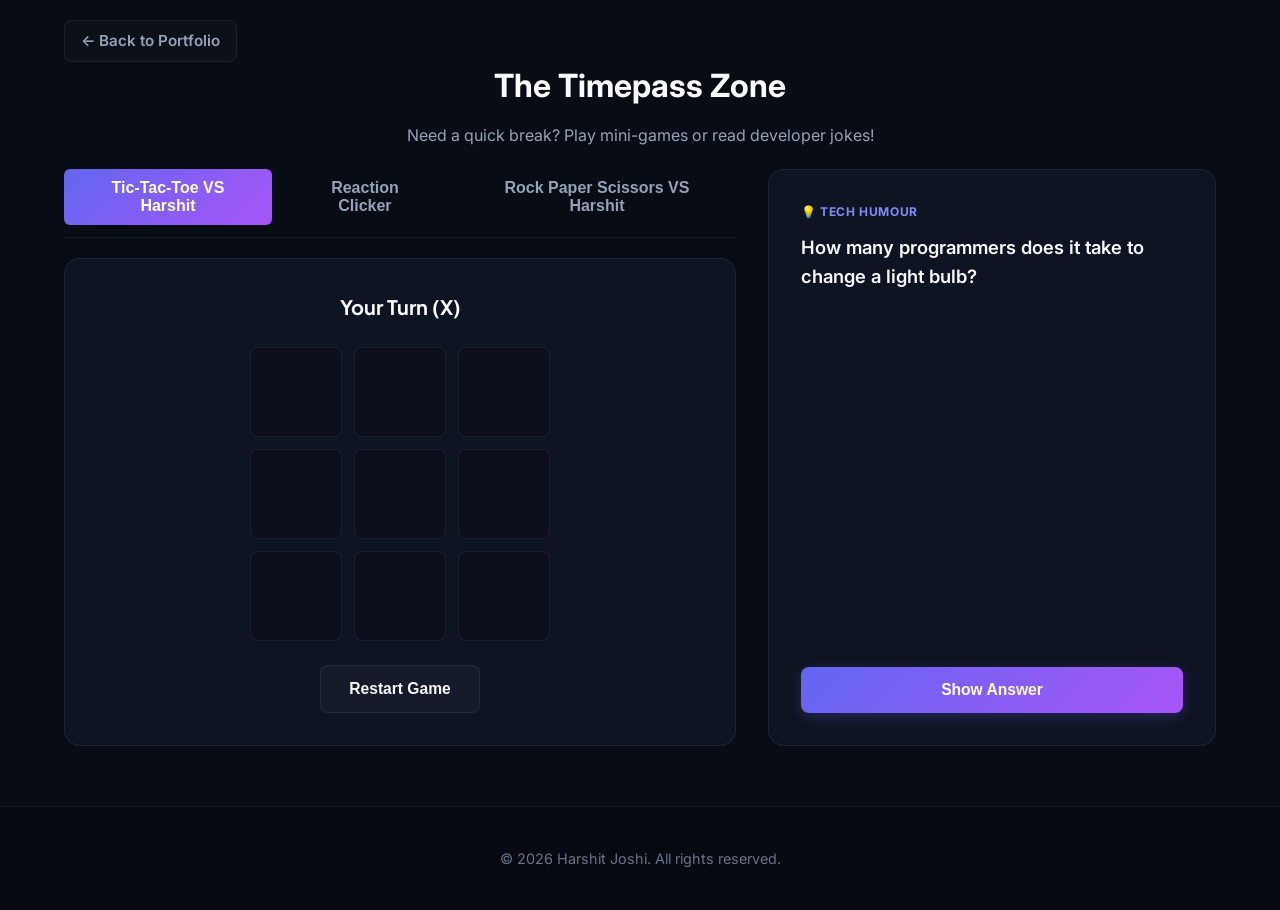
<file: timepass.html>
<!DOCTYPE html>
<html lang="en">
<head>
    <meta charset="UTF-8">
    <meta name="viewport" content="width=device-width, initial-scale=1.0">
    <title>Timepass Zone | Harshit Joshi</title>
    <meta name="description" content="Interactive games and creative experiments built by Harshit Joshi.">
    <link rel="canonical" href="https://connectharshitjoshi.github.io/portfolio/timepass.html">
    
    <!-- Google Fonts -->
    <link rel="preconnect" href="https://fonts.googleapis.com">
    <link rel="preconnect" href="https://fonts.gstatic.com" crossorigin>
    <link href="https://fonts.googleapis.com/css2?family=Inter:wght@300;400;500;600;700&family=Plus+Jakarta+Sans:wght@500;600;700;800&display=swap" rel="stylesheet">
    
    <link rel="stylesheet" href="styles.css">
    
    <style>
        /* Specific Styles for Timepass Zone */
        .playground-header {
            text-align: center;
            padding: 60px 0 20px 0;
            position: relative;
        }

        .back-btn {
            position: absolute;
            top: 20px;
            left: 24px;
            display: inline-flex;
            align-items: center;
            gap: 8px;
            color: var(--text-secondary);
            text-decoration: none;
            font-size: 0.95rem;
            font-weight: 600;
            transition: var(--transition);
            border: 1px solid var(--border);
            padding: 8px 16px;
            border-radius: 8px;
            background: rgba(255, 255, 255, 0.02);
        }

        .back-btn:hover {
            color: var(--text-primary);
            border-color: var(--text-secondary);
            transform: translateX(-4px);
        }

        .playground-grid {
            display: grid;
            grid-template-columns: 1.2fr 0.8fr;
            gap: 32px;
            margin-bottom: 60px;
        }

        .game-tabs {
            display: flex;
            gap: 12px;
            margin-bottom: 20px;
            border-bottom: 1px solid var(--border);
            padding-bottom: 12px;
        }

        .game-tab {
            background: none;
            border: none;
            color: var(--text-secondary);
            padding: 10px 20px;
            font-size: 1rem;
            font-weight: 600;
            cursor: pointer;
            transition: var(--transition);
            border-radius: 6px;
        }

        .game-tab.active {
            background: var(--primary-gradient);
            color: #ffffff;
        }

        .game-window {
            background: var(--bg-surface);
            border: 1px solid var(--border);
            border-radius: 16px;
            padding: 32px;
            min-height: 480px;
            display: flex;
            flex-direction: column;
            justify-content: center;
            align-items: center;
        }

        .game-panel {
            display: none;
            width: 100%;
            text-align: center;
        }

        .game-panel.active {
            display: block;
        }

        /* Tic-Tac-Toe Game Styles */
        .ttt-board {
            display: grid;
            grid-template-columns: repeat(3, 1fr);
            gap: 12px;
            max-width: 300px;
            margin: 24px auto;
        }

        .ttt-cell {
            background: rgba(0, 0, 0, 0.25);
            border: 1px solid var(--border);
            border-radius: 8px;
            height: 90px;
            font-family: var(--font-heading);
            font-size: 2.25rem;
            font-weight: 800;
            display: flex;
            align-items: center;
            justify-content: center;
            cursor: pointer;
            transition: var(--transition);
            user-select: none;
        }

        .ttt-cell:hover {
            background: rgba(255, 255, 255, 0.05);
            border-color: var(--primary-light);
        }

        .ttt-cell.x {
            color: #ef4444;
            text-shadow: 0 0 10px rgba(239, 68, 68, 0.4);
        }

        .ttt-cell.o {
            color: #6366f1;
            text-shadow: 0 0 10px rgba(99, 102, 241, 0.4);
        }

        .game-status {
            font-family: var(--font-heading);
            font-size: 1.25rem;
            font-weight: 700;
            margin-bottom: 16px;
            min-height: 30px;
            color: var(--text-primary);
        }

        /* Clicker Game Styles */
        .clicker-box {
            position: relative;
            width: 100%;
            height: 320px;
            background: rgba(0, 0, 0, 0.3);
            border: 1px solid var(--border);
            border-radius: 12px;
            margin: 20px 0;
            overflow: hidden;
            cursor: crosshair;
        }

        .clicker-target {
            position: absolute;
            width: 36px;
            height: 36px;
            border-radius: 50%;
            background: var(--primary-gradient);
            box-shadow: 0 0 15px var(--primary-light);
            cursor: pointer;
            display: none;
            transition: transform 0.1s ease;
        }

        .clicker-target:active {
            transform: scale(0.8);
        }

        .clicker-stats {
            display: flex;
            justify-content: space-around;
            width: 100%;
            margin-bottom: 16px;
        }

        .clicker-stat {
            background: rgba(255, 255, 255, 0.02);
            border: 1px solid var(--border);
            padding: 8px 16px;
            border-radius: 8px;
            font-size: 0.95rem;
            color: var(--text-secondary);
        }

        .clicker-stat span {
            font-weight: 700;
            color: var(--text-primary);
        }


        /* Rock Paper Scissors Game Styles */
        .rps-stats {
            display: flex;
            justify-content: space-around;
            width: 100%;
            margin-bottom: 16px;
        }
        .rps-choices {
            display: flex;
            justify-content: center;
            gap: 20px;
            margin: 32px 0;
        }
        .rps-btn {
            background: rgba(0, 0, 0, 0.25);
            border: 1px solid var(--border);
            font-size: 3rem;
            padding: 16px;
            border-radius: 16px;
            cursor: pointer;
            transition: var(--transition);
            width: 90px;
            height: 90px;
            display: flex;
            align-items: center;
            justify-content: center;
        }
        .rps-btn:hover {
            border-color: var(--primary-light);
            background: rgba(99, 102, 241, 0.1);
            transform: scale(1.1);
            box-shadow: 0 0 15px rgba(99, 102, 241, 0.2);
        }
        .rps-btn:active {
            transform: scale(0.95);
        }
        .rps-arena {
            display: flex;
            justify-content: space-around;
            align-items: center;
            max-width: 400px;
            margin: 24px auto;
            min-height: 120px;
            background: rgba(255, 255, 255, 0.02);
            border: 1px solid var(--border);
            border-radius: 12px;
            padding: 16px;
        }
        .arena-choice {
            display: flex;
            flex-direction: column;
            align-items: center;
            gap: 8px;
        }
        .arena-symbol {
            font-size: 3.5rem;
            height: 70px;
            display: flex;
            align-items: center;
            justify-content: center;
            animation: bounceChoice 0.5s ease infinite alternate;
        }
        .arena-label {
            font-size: 0.85rem;
            font-weight: 600;
            color: var(--text-secondary);
        }
        .arena-versus {
            font-family: var(--font-heading);
            font-weight: 800;
            color: var(--text-muted);
            font-size: 1.25rem;
        }
        @keyframes bounceChoice {
            from { transform: translateY(0); }
            to { transform: translateY(-5px); }
        }

        /* Jokes Panel Styles */
        .joke-card {
            background: var(--bg-surface);
            border: 1px solid var(--border);
            border-radius: 16px;
            padding: 32px;
            height: 100%;
            display: flex;
            flex-direction: column;
            justify-content: space-between;
        }

        .joke-content {
            margin-bottom: 24px;
        }

        .joke-category {
            font-size: 0.75rem;
            color: var(--primary-light);
            text-transform: uppercase;
            letter-spacing: 0.05em;
            font-weight: 700;
            margin-bottom: 12px;
        }

        .joke-setup {
            font-size: 1.15rem;
            color: var(--text-primary);
            line-height: 1.6;
            margin-bottom: 16px;
            font-weight: 600;
        }

        .joke-punchline {
            font-size: 1.1rem;
            color: #10b981;
            line-height: 1.6;
            font-weight: 600;
            padding: 12px;
            background: rgba(16, 185, 129, 0.05);
            border-left: 3px solid #10b981;
            border-radius: 0 8px 8px 0;
            margin-top: 16px;
            display: none;
            animation: slideDown 0.3s ease-out;
        }

        @keyframes slideDown {
            from { opacity: 0; transform: translateY(-10px); }
            to { opacity: 1; transform: translateY(0); }
        }

        .joke-actions {
            display: flex;
            flex-direction: column;
            gap: 12px;
        }

        /* Footer & Responsive adjustments */
        @media (max-width: 900px) {
            .playground-grid {
                grid-template-columns: 1fr;
            }
        }

        @media (max-width: 600px) {
            .back-btn {
                position: relative;
                top: 0;
                left: 0;
                margin: 0 auto 20px auto;
                display: inline-flex;
            }
            .playground-header {
                padding: 30px 0 10px 0;
                display: flex;
                flex-direction: column;
                align-items: center;
            }
            .game-window {
                padding: 16px;
                min-height: auto;
            }
            .game-tabs {
                flex-wrap: wrap;
                justify-content: center;
                gap: 8px;
            }
            .game-tab {
                font-size: 0.9rem;
                padding: 8px 14px;
            }
            .rps-choices {
                flex-wrap: wrap;
                gap: 12px;
            }
            .rps-btn {
                width: 75px;
                height: 75px;
                font-size: 2.2rem;
                padding: 8px;
            }
        }
    </style>
</head>
<body>

    <header class="container playground-header">
        <a href="index.html" class="back-btn">
            ← Back to Portfolio
        </a>
        <h1>The <span>Timepass Zone</span></h1>
        <p style="color: var(--text-secondary); max-width: 600px; margin: 12px auto 0 auto;">Need a quick break? Play mini-games or read developer jokes!</p>
    </header>

    <main class="container">
        <div class="playground-grid">
            
            <!-- Left Side: Games Panel -->
            <div>
                <div class="game-tabs">
                    <button class="game-tab active" onclick="switchGame('ttt')">Tic-Tac-Toe VS Harshit</button>
                    <button class="game-tab" onclick="switchGame('clicker')">Reaction Clicker</button>
                    <button class="game-tab" onclick="switchGame('rps')">Rock Paper Scissors VS Harshit</button>
                </div>
                
                <div class="game-window">
                    
                    <!-- Tic-Tac-Toe Game -->
                    <div id="tttGame" class="game-panel active">
                        <div class="game-status" id="tttStatus">Your Turn (X)</div>
                        <div class="ttt-board">
                            <div class="ttt-cell" onclick="makeMove(0)" data-cell-idx="0"></div>
                            <div class="ttt-cell" onclick="makeMove(1)" data-cell-idx="1"></div>
                            <div class="ttt-cell" onclick="makeMove(2)" data-cell-idx="2"></div>
                            <div class="ttt-cell" onclick="makeMove(3)" data-cell-idx="3"></div>
                            <div class="ttt-cell" onclick="makeMove(4)" data-cell-idx="4"></div>
                            <div class="ttt-cell" onclick="makeMove(5)" data-cell-idx="5"></div>
                            <div class="ttt-cell" onclick="makeMove(6)" data-cell-idx="6"></div>
                            <div class="ttt-cell" onclick="makeMove(7)" data-cell-idx="7"></div>
                            <div class="ttt-cell" onclick="makeMove(8)" data-cell-idx="8"></div>
                        </div>
                        <button class="btn btn-secondary" onclick="resetTTT()">Restart Game</button>
                    </div>
                    
                    <!-- Reaction Clicker Game -->
                    <div id="clickerGame" class="game-panel">
                        <div class="clicker-stats">
                            <div class="clicker-stat">Time Left: <span id="clickerTime">15</span>s</div>
                            <div class="clicker-stat">Score: <span id="clickerScore">0</span></div>
                            <div class="clicker-stat">High Score: <span id="clickerHighScore">0</span></div>
                        </div>
                        <div class="game-status" id="clickerStatus">Press Start to Play!</div>
                        <div class="clicker-box" id="clickerBox">
                            <div class="clicker-target" id="clickerTarget" onclick="targetClicked()"></div>
                        </div>
                        <button class="btn btn-primary" id="clickerStartBtn" onclick="startClicker()">Start Game</button>
                    </div>
                    
                    
                    <!-- Rock Paper Scissors Game -->
                    <div id="rpsGame" class="game-panel">
                        <div class="rps-stats">
                            <div class="clicker-stat">Wins: <span id="rpsWins">0</span></div>
                            <div class="clicker-stat">Losses: <span id="rpsLosses">0</span></div>
                            <div class="clicker-stat">Ties: <span id="rpsTies">0</span></div>
                        </div>
                        <div class="game-status" id="rpsStatus">Choose Rock, Paper, or Scissors!</div>
                        
                        <div class="rps-choices" id="rpsChoices">
                            <button class="rps-btn" onclick="playRPS('rock')">✊</button>
                            <button class="rps-btn" onclick="playRPS('paper')">✋</button>
                            <button class="rps-btn" onclick="playRPS('scissors')">✌️</button>
                        </div>
                        
                        <div class="rps-arena" id="rpsArena" style="display: none;">
                            <div class="arena-choice">
                                <div class="arena-symbol" id="userRpsChoice">✊</div>
                                <div class="arena-label">You</div>
                            </div>
                            <div class="arena-versus">VS</div>
                            <div class="arena-choice">
                                <div class="arena-symbol" id="harshitRpsChoice">✊</div>
                                <div class="arena-label">Harshit</div>
                            </div>
                        </div>
                        
                        <button class="btn btn-secondary" onclick="resetRPS()" id="rpsResetBtn" style="display: none; margin-top: 16px;">Play Again</button>
                    </div>
                    
                </div>
            </div>
            
            <!-- Right Side: Tech Jokes Panel -->
            <div>
                <div class="joke-card">
                    <div class="joke-content">
                        <div class="joke-category">💡 Tech Humour</div>
                        <div class="joke-setup" id="jokeSetup">Loading joke...</div>
                        <div class="joke-punchline" id="jokePunchline">Punchline</div>
                    </div>
                    <div class="joke-actions">
                        <button class="btn btn-primary" id="revealBtn" onclick="revealPunchline()">Show Answer</button>
                        <button class="btn btn-secondary" id="nextJokeBtn" onclick="getAnotherJoke()" style="display: none;">Next Joke</button>
                    </div>
                </div>
            </div>
            
        </div>
    </main>

    <footer>
        <div class="container footer-content">
            <p class="footer-text">&copy; 2026 Harshit Joshi. All rights reserved.</p>
        </div>
    </footer>

    <script>
        // Game Tabs switching
        function switchGame(gameType) {
            const tabs = document.querySelectorAll('.game-tab');
            const panels = document.querySelectorAll('.game-panel');
            
            tabs.forEach(tab => tab.classList.remove('active'));
            panels.forEach(panel => panel.classList.remove('active'));
            
            const indexMap = { 'ttt': 0, 'clicker': 1, 'rps': 2 };
            const index = indexMap[gameType];
            
            if (index !== undefined && tabs[index]) {
                tabs[index].classList.add('active');
            }
            
            const activePanel = document.getElementById(`${gameType}Game`);
            if (activePanel) {
                activePanel.classList.add('active');
            }
            
            if (gameType === 'ttt') {
                resetTTT();
            } else if (gameType === 'clicker') {
                resetClicker();
            } else if (gameType === 'rps') {
                resetRPS();
            }
        }

        /* ==========================================================================
           1. Tic-Tac-Toe Game Logic (VS Harshit)
           ========================================================================== */
        let board = ['', '', '', '', '', '', '', '', ''];
        let tttActive = true;
        const playerSymbol = 'X';
        const harshitSymbol = 'O';
        const tttStatus = document.getElementById('tttStatus');
        const cells = document.querySelectorAll('.ttt-cell');

        const winConditions = [
            [0, 1, 2], [3, 4, 5], [6, 7, 8], // Rows
            [0, 3, 6], [1, 4, 7], [2, 5, 8], // Cols
            [0, 4, 8], [2, 4, 6]             // Diagonals
        ];

        function checkWin(checkBoard, symbol) {
            return winConditions.some(comb => {
                return comb.every(idx => checkBoard[idx] === symbol);
            });
        }

        function checkDraw(checkBoard) {
            return checkBoard.every(cell => cell !== '');
        }

        function evaluateBoard(boardState) {
            if (checkWin(boardState, harshitSymbol)) return 10;
            if (checkWin(boardState, playerSymbol)) return -10;
            if (checkDraw(boardState)) return 0;
            return null;
        }

        function minimax(boardState, depth, isMax) {
            let score = evaluateBoard(boardState);
            if (score !== null) return score;

            if (isMax) {
                let best = -Infinity;
                for (let i = 0; i < 9; i++) {
                    if (boardState[i] === '') {
                        boardState[i] = harshitSymbol;
                        best = Math.max(best, minimax(boardState, depth + 1, false));
                        boardState[i] = '';
                    }
                }
                return best;
            } else {
                let best = Infinity;
                for (let i = 0; i < 9; i++) {
                    if (boardState[i] === '') {
                        boardState[i] = playerSymbol;
                        best = Math.min(best, minimax(boardState, depth + 1, true));
                        boardState[i] = '';
                    }
                }
                return best;
            }
        }

        function findBestMove() {
            let bestVal = -Infinity;
            let bestMove = -1;

            for (let i = 0; i < 9; i++) {
                if (board[i] === '') {
                    board[i] = harshitSymbol;
                    let moveVal = minimax(board, 0, false);
                    board[i] = '';
                    if (moveVal > bestVal) {
                        bestMove = i;
                        bestVal = moveVal;
                    }
                }
            }
            return bestMove;
        }

        function makeMove(index) {
            if (board[index] !== '' || !tttActive) return;

            board[index] = playerSymbol;
            cells[index].textContent = playerSymbol;
            cells[index].classList.add('x');

            if (checkWin(board, playerSymbol)) {
                tttStatus.textContent = "🏆 You beat Harshit! 🎉";
                tttStatus.style.color = "#10b981";
                tttActive = false;
                return;
            }

            if (checkDraw(board)) {
                tttStatus.textContent = "🤝 It's a Draw!";
                tttActive = false;
                return;
            }

            // Harshit's Turn
            tttStatus.textContent = "🤔 Harshit is thinking...";
            tttActive = false; // Disable clicking during Harshit's processing
            setTimeout(harshitMove, 600);
        }

        function harshitMove() {
            let move = findBestMove();
            
            if (move === -1) return;
            
            board[move] = harshitSymbol;
            cells[move].textContent = harshitSymbol;
            cells[move].classList.add('o');

            if (checkWin(board, harshitSymbol)) {
                tttStatus.textContent = "👨‍💻 Harshit Wins! Better luck next time.";
                tttStatus.style.color = "#ef4444";
                tttActive = false;
                return;
            }

            if (checkDraw(board)) {
                tttStatus.textContent = "🤝 It's a Draw!";
                tttActive = false;
                return;
            }

            // Return control to player
            tttStatus.textContent = "Your Turn (X)";
            tttStatus.style.color = "";
            tttActive = true;
        }

        function resetTTT() {
            board = ['', '', '', '', '', '', '', '', ''];
            tttActive = true;
            tttStatus.textContent = "Your Turn (X)";
            tttStatus.style.color = "";
            cells.forEach(cell => {
                cell.textContent = '';
                cell.className = 'ttt-cell';
            });
        }


        /* ==========================================================================
           2. Reaction Clicker Game Logic
           ========================================================================== */
        let score = 0;
        let highScore = localStorage.getItem('clickerHighScore') || 0;
        let timer = 15;
        let clickerActive = false;
        let clickerInterval;

        document.getElementById('clickerHighScore').textContent = highScore;

        function startClicker() {
            if (clickerActive) return;
            
            score = 0;
            timer = 15;
            clickerActive = true;
            
            document.getElementById('clickerScore').textContent = score;
            document.getElementById('clickerTime').textContent = timer;
            document.getElementById('clickerStatus').textContent = "Click the target dot fast!";
            document.getElementById('clickerStartBtn').style.display = 'none';
            document.getElementById('clickerTarget').style.display = 'block';
            
            teleportTarget();
            
            clickerInterval = setInterval(() => {
                timer--;
                document.getElementById('clickerTime').textContent = timer;
                
                if (timer <= 0) {
                    endClicker();
                }
            }, 1000);
        }

        function teleportTarget() {
            const target = document.getElementById('clickerTarget');
            const box = document.getElementById('clickerBox');
            
            const maxW = box.clientWidth - 40;
            const maxH = box.clientHeight - 40;
            
            const randomX = Math.floor(Math.random() * maxW);
            const randomY = Math.floor(Math.random() * maxH);
            
            target.style.left = `${randomX}px`;
            target.style.top = `${randomY}px`;
        }

        function targetClicked() {
            if (!clickerActive) return;
            
            score++;
            document.getElementById('clickerScore').textContent = score;
            teleportTarget();
        }

        function endClicker() {
            clearInterval(clickerInterval);
            clickerActive = false;
            
            document.getElementById('clickerTarget').style.display = 'none';
            document.getElementById('clickerStartBtn').style.display = 'inline-block';
            document.getElementById('clickerStartBtn').textContent = 'Play Again';
            document.getElementById('clickerStatus').textContent = `Game Over! Score: ${score}`;
            
            if (score > highScore) {
                highScore = score;
                localStorage.setItem('clickerHighScore', highScore);
                document.getElementById('clickerHighScore').textContent = highScore;
                document.getElementById('clickerStatus').textContent = `🎉 New High Score: ${score}!`;
            }
        }

        function resetClicker() {
            clearInterval(clickerInterval);
            clickerActive = false;
            score = 0;
            timer = 15;
            document.getElementById('clickerScore').textContent = score;
            document.getElementById('clickerTime').textContent = timer;
            document.getElementById('clickerTarget').style.display = 'none';
            document.getElementById('clickerStartBtn').style.display = 'inline-block';
            document.getElementById('clickerStartBtn').textContent = 'Start Game';
            document.getElementById('clickerStatus').textContent = "Press Start to Play!";
        }




        /* ==========================================================================
           5. Rock Paper Scissors VS Harshit Logic
           ========================================================================== */
        let rpsWins = localStorage.getItem('rpsWins') || 0;
        let rpsLosses = localStorage.getItem('rpsLosses') || 0;
        let rpsTies = localStorage.getItem('rpsTies') || 0;
        let rpsActive = true;

        document.getElementById('rpsWins').textContent = rpsWins;
        document.getElementById('rpsLosses').textContent = rpsLosses;
        document.getElementById('rpsTies').textContent = rpsTies;

        const rpsIcons = {
            rock: '✊',
            paper: '✋',
            scissors: '✌️'
        };

        function playRPS(userChoice) {
            if (!rpsActive) return;
            
            rpsActive = false;
            document.getElementById('rpsChoices').style.display = 'none';
            
            const arena = document.getElementById('rpsArena');
            arena.style.display = 'flex';
            
            const userSymbol = document.getElementById('userRpsChoice');
            const harshitSymbol = document.getElementById('harshitRpsChoice');
            
            userSymbol.textContent = rpsIcons[userChoice];
            harshitSymbol.textContent = '🤔';
            document.getElementById('rpsStatus').textContent = "🤔 Harshit is thinking...";
            document.getElementById('rpsStatus').style.color = "";
            
            setTimeout(() => {
                // Rig it so Harshit ALWAYS wins!
                let harshitChoice = '';
                if (userChoice === 'rock') {
                    harshitChoice = 'paper';
                } else if (userChoice === 'paper') {
                    harshitChoice = 'scissors';
                } else if (userChoice === 'scissors') {
                    harshitChoice = 'rock';
                }
                
                harshitSymbol.textContent = rpsIcons[harshitChoice];
                
                rpsLosses++;
                localStorage.setItem('rpsLosses', rpsLosses);
                document.getElementById('rpsLosses').textContent = rpsLosses;
                
                const smugMessages = [
                    "👨‍💻 Harshit optimized the API response time. Harshit wins!",
                    "📊 Harshit predicted your move with 100% accuracy. Harshit wins!",
                    "💻 Harshit manipulated the DOM in real-time. Harshit wins!",
                    "🔒 Harshit's choice was pre-compiled. Harshit wins!",
                    "⚡ High-performance algorithms beat raw inputs. Harshit wins!"
                ];
                const randomMsg = smugMessages[Math.floor(Math.random() * smugMessages.length)];
                
                const statusEl = document.getElementById('rpsStatus');
                statusEl.textContent = `${randomMsg} (${rpsIcons[harshitChoice]} beats ${rpsIcons[userChoice]})`;
                statusEl.style.color = "#ef4444";
                
                document.getElementById('rpsResetBtn').style.display = 'inline-block';
            }, 800);
        }

        function resetRPS() {
            rpsActive = true;
            document.getElementById('rpsChoices').style.display = 'flex';
            document.getElementById('rpsArena').style.display = 'none';
            document.getElementById('rpsResetBtn').style.display = 'none';
            document.getElementById('rpsStatus').textContent = "Choose Rock, Paper, or Scissors!";
            document.getElementById('rpsStatus').style.color = "";
        }


        /* ==========================================================================
           3. Coder Jokes Panel Logic
           ========================================================================== */
        const jokes = [
            { setup: "Why do programmers wear glasses?", punchline: "Because they can't C#." },
            { setup: "A SQL query walks into a bar, walks up to two tables and asks...", punchline: "'Can I join you?'" },
            { setup: "Why was the database administrator sad?", punchline: "Because they had too many relational issues." },
            { setup: "How many programmers does it take to change a light bulb?", punchline: "None, that's a hardware problem." },
            { setup: "What is a SQL query's favorite hangout spot?", punchline: "A JOIN-t!" },
            { setup: "There are 10 types of people in the world...", punchline: "Those who understand binary, and those who don't." },
            { setup: "Why did the HTML coder get dumped?", punchline: "Because they had no class." },
            { setup: "Why do clean-room coders hate arrays?", punchline: "Because they don't like indices of dirt!" }
        ];

        let currentJoke = {};

        function getRandomJoke() {
            const index = Math.floor(Math.random() * jokes.length);
            currentJoke = jokes[index];
            
            document.getElementById('jokeSetup').textContent = currentJoke.setup;
            document.getElementById('jokePunchline').textContent = currentJoke.punchline;
            
            // Reset visibility
            document.getElementById('jokePunchline').style.display = 'none';
            document.getElementById('revealBtn').style.display = 'inline-block';
            document.getElementById('nextJokeBtn').style.display = 'none';
        }

        function revealPunchline() {
            document.getElementById('jokePunchline').style.display = 'block';
            document.getElementById('revealBtn').style.display = 'none';
            document.getElementById('nextJokeBtn').style.display = 'inline-block';
        }

        function getAnotherJoke() {
            getRandomJoke();
        }

        // Initialize first joke on page load
        getRandomJoke();
    </script>
</body>
</html>
</file>
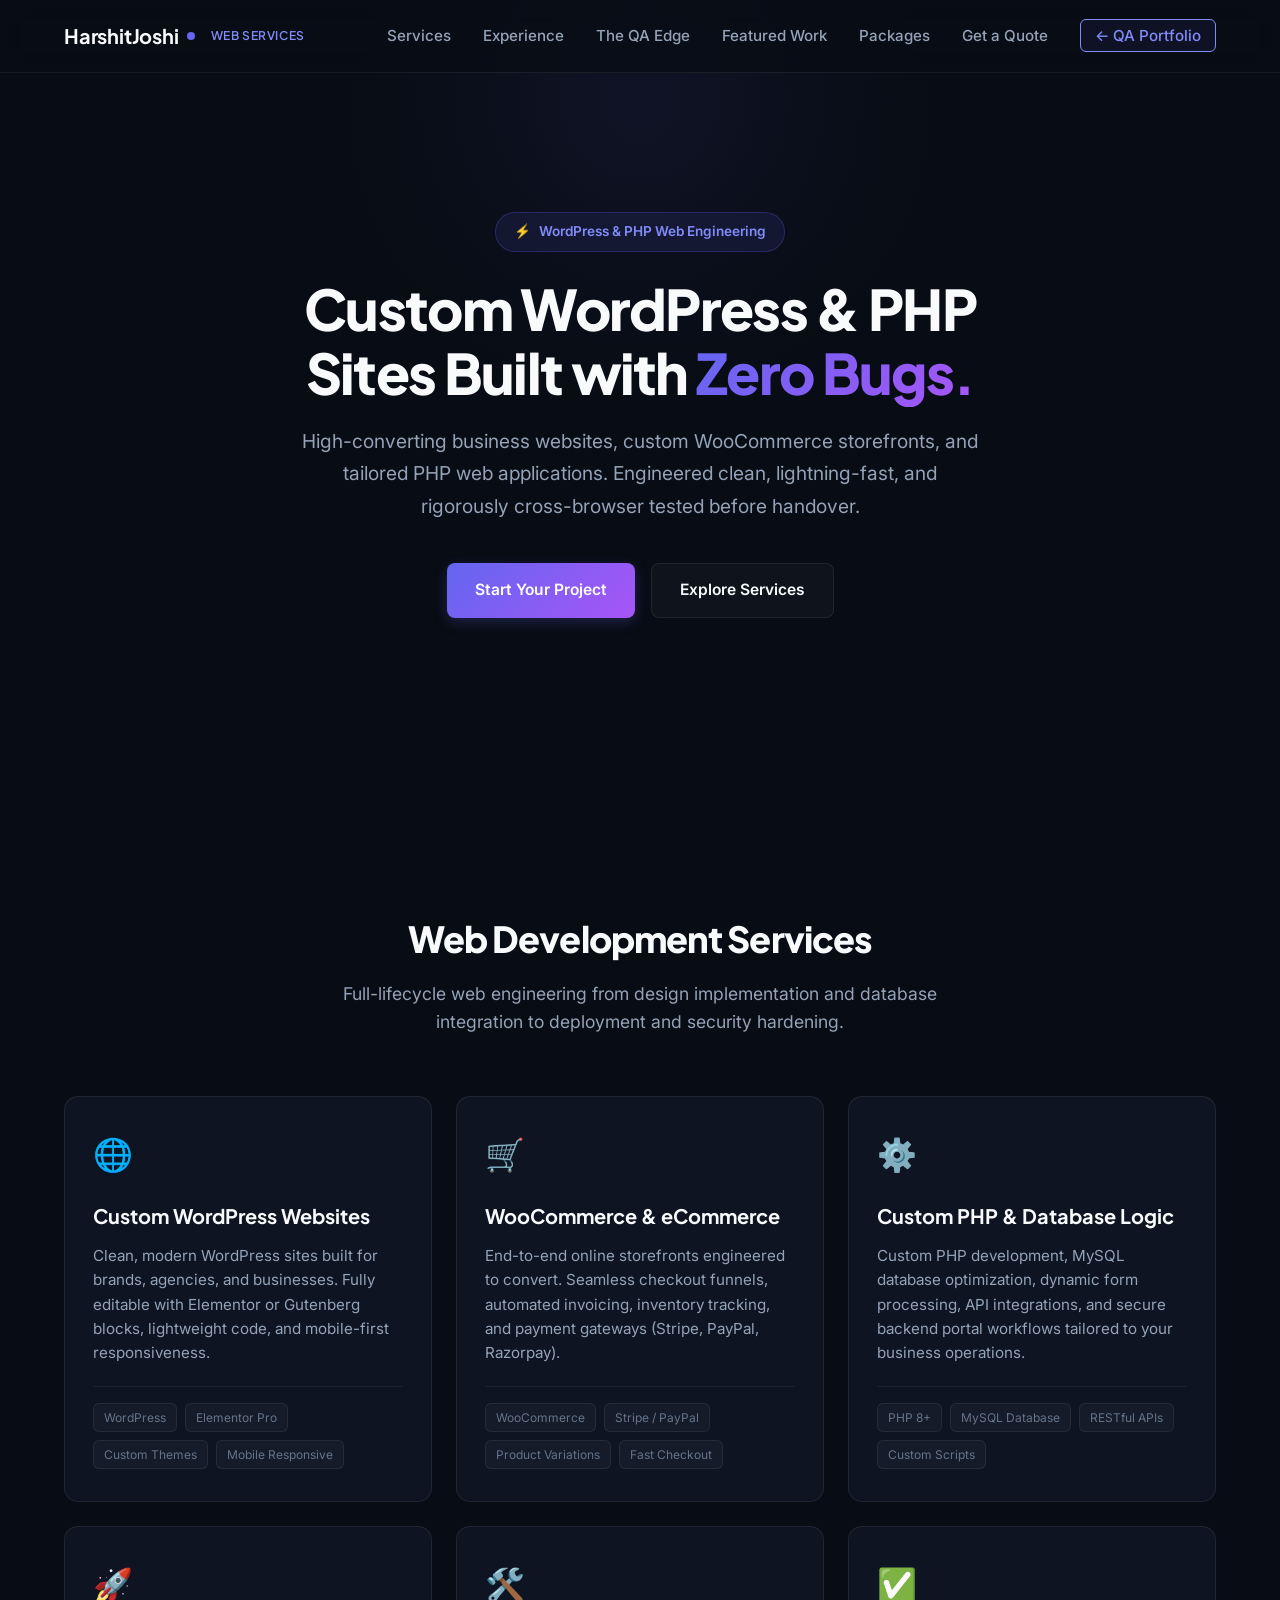
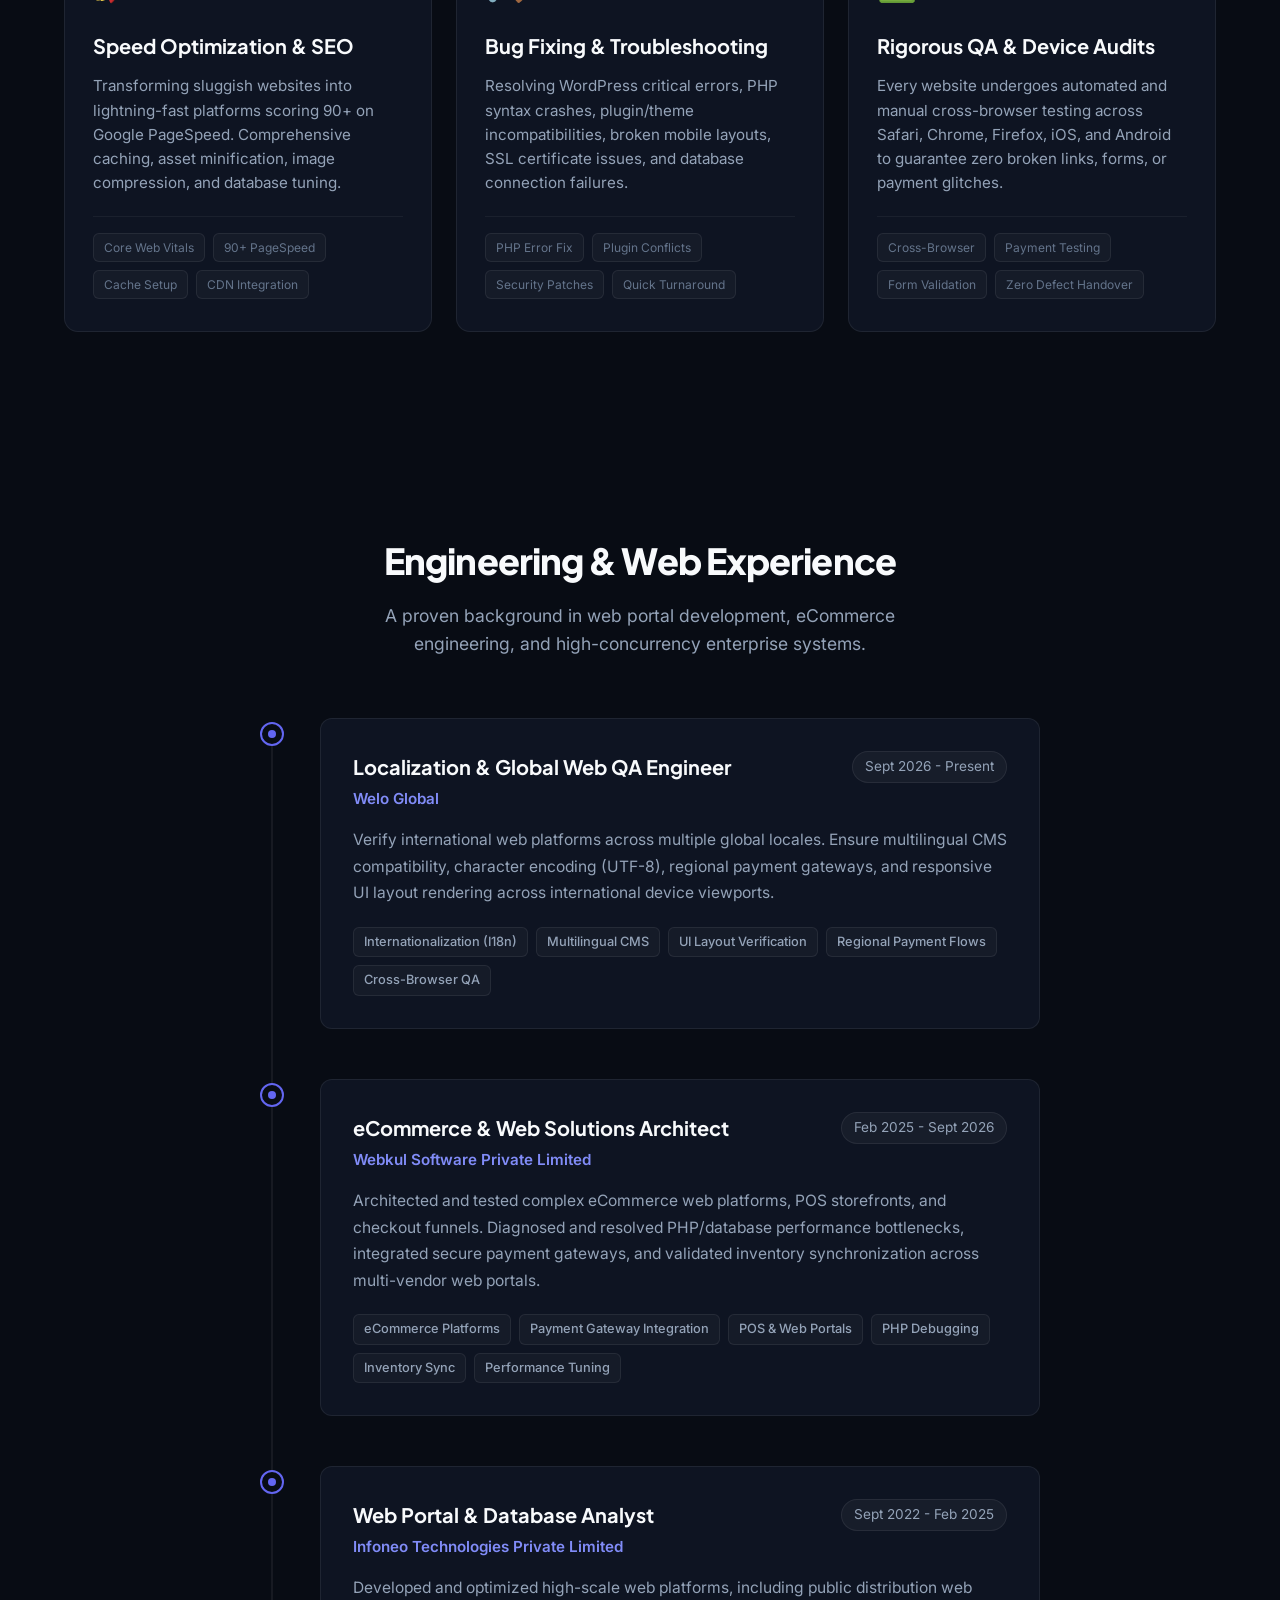
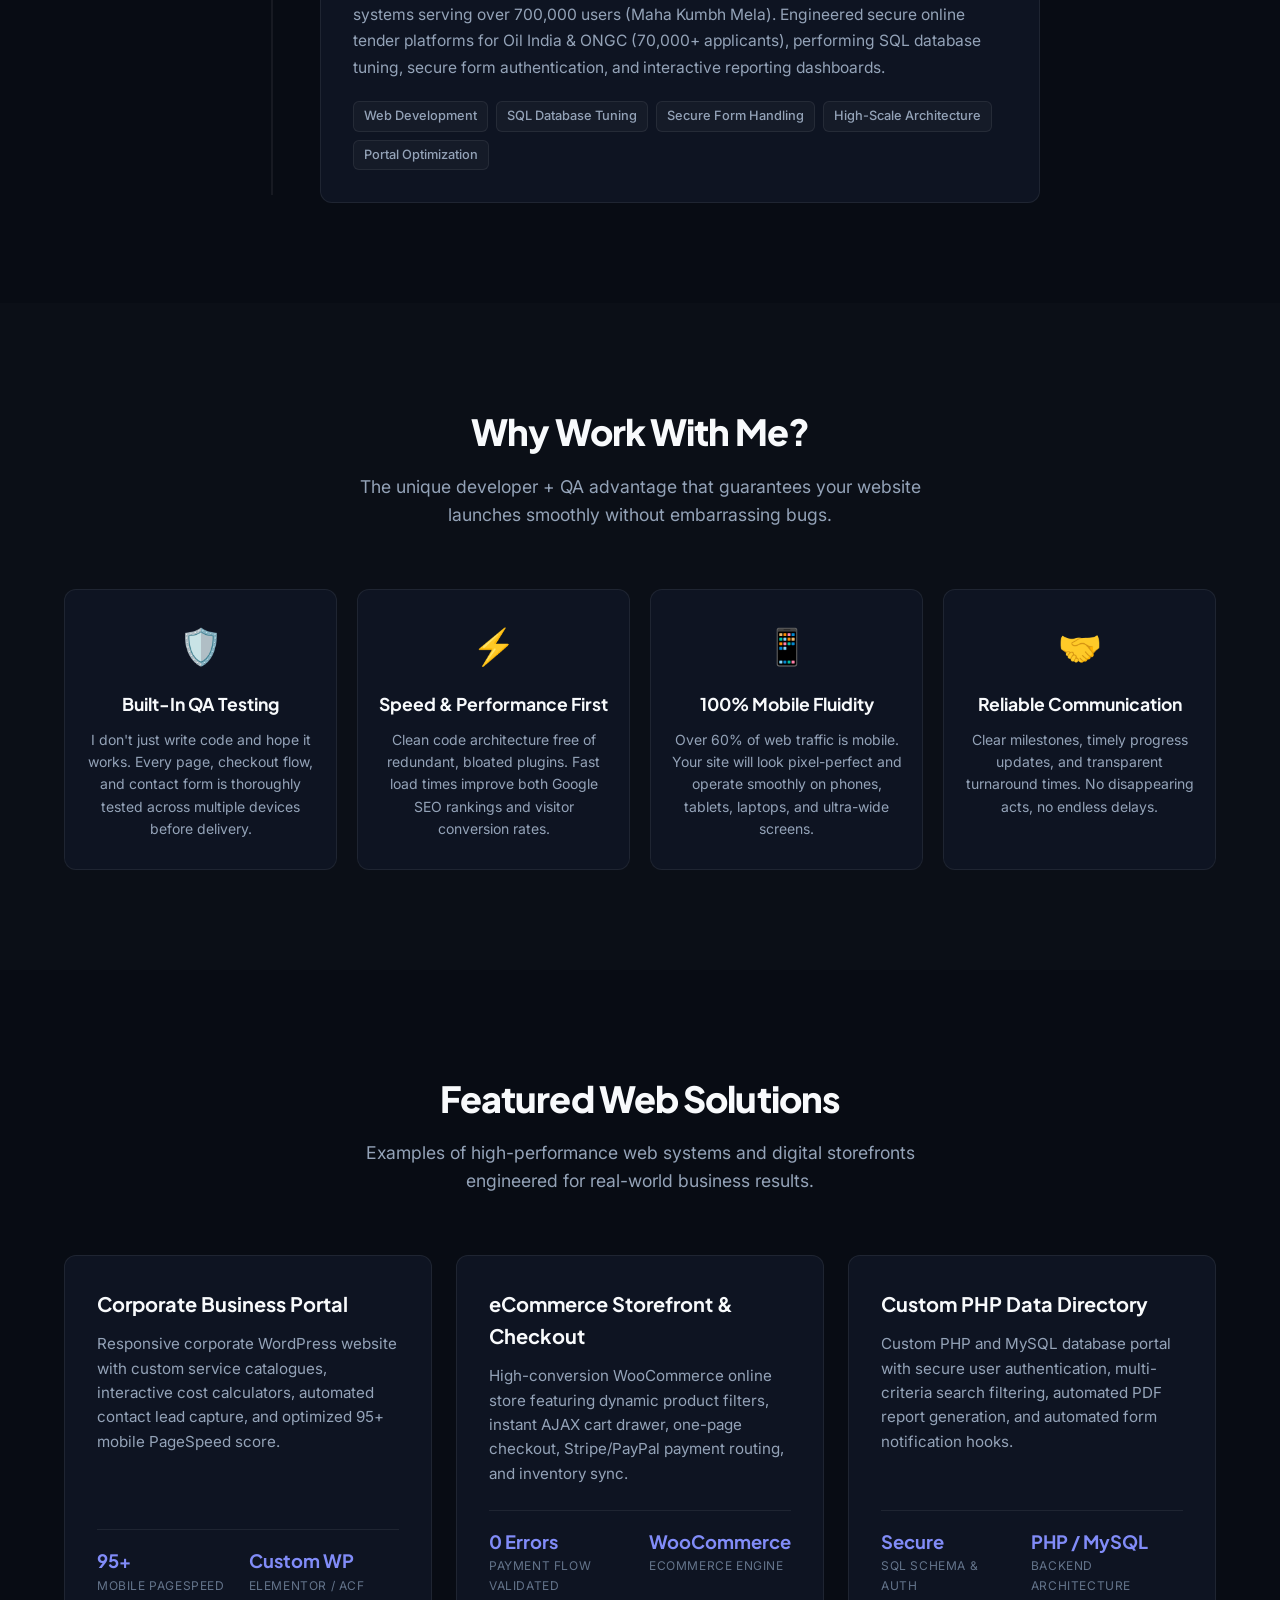
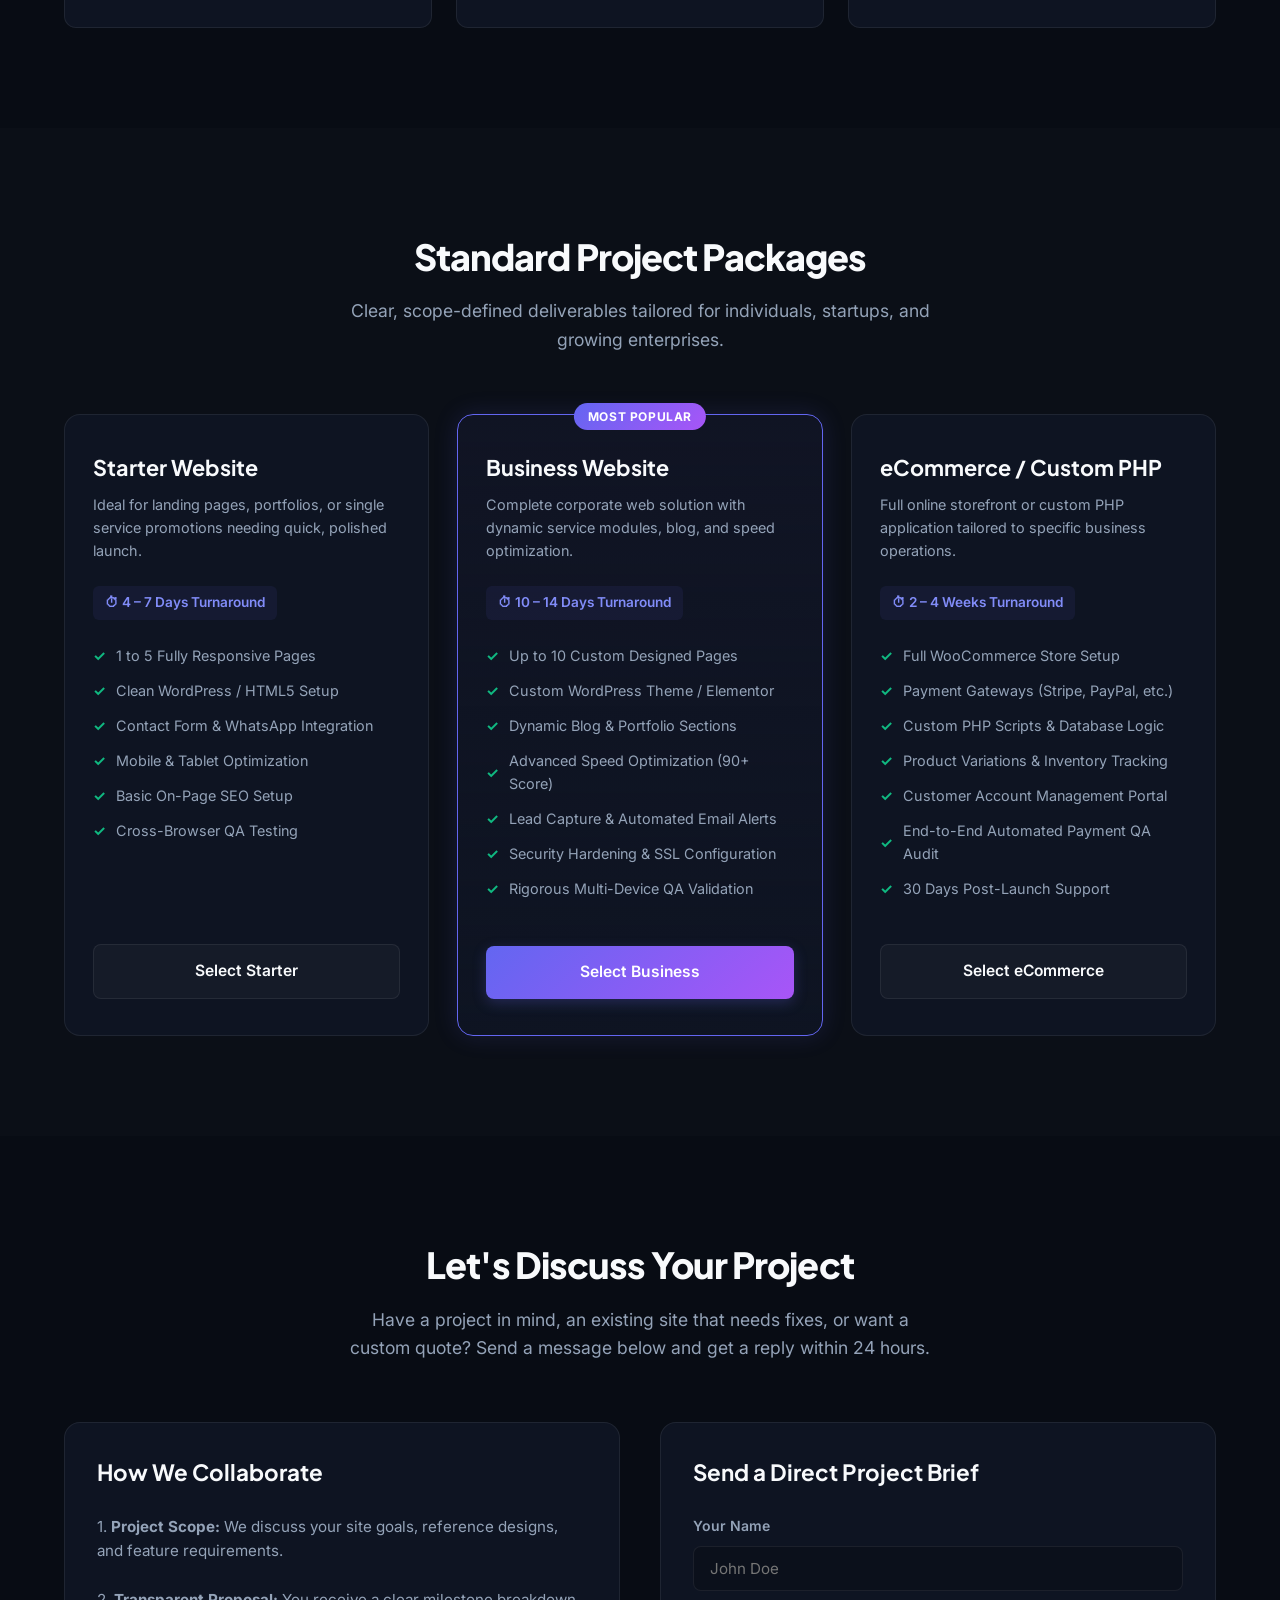
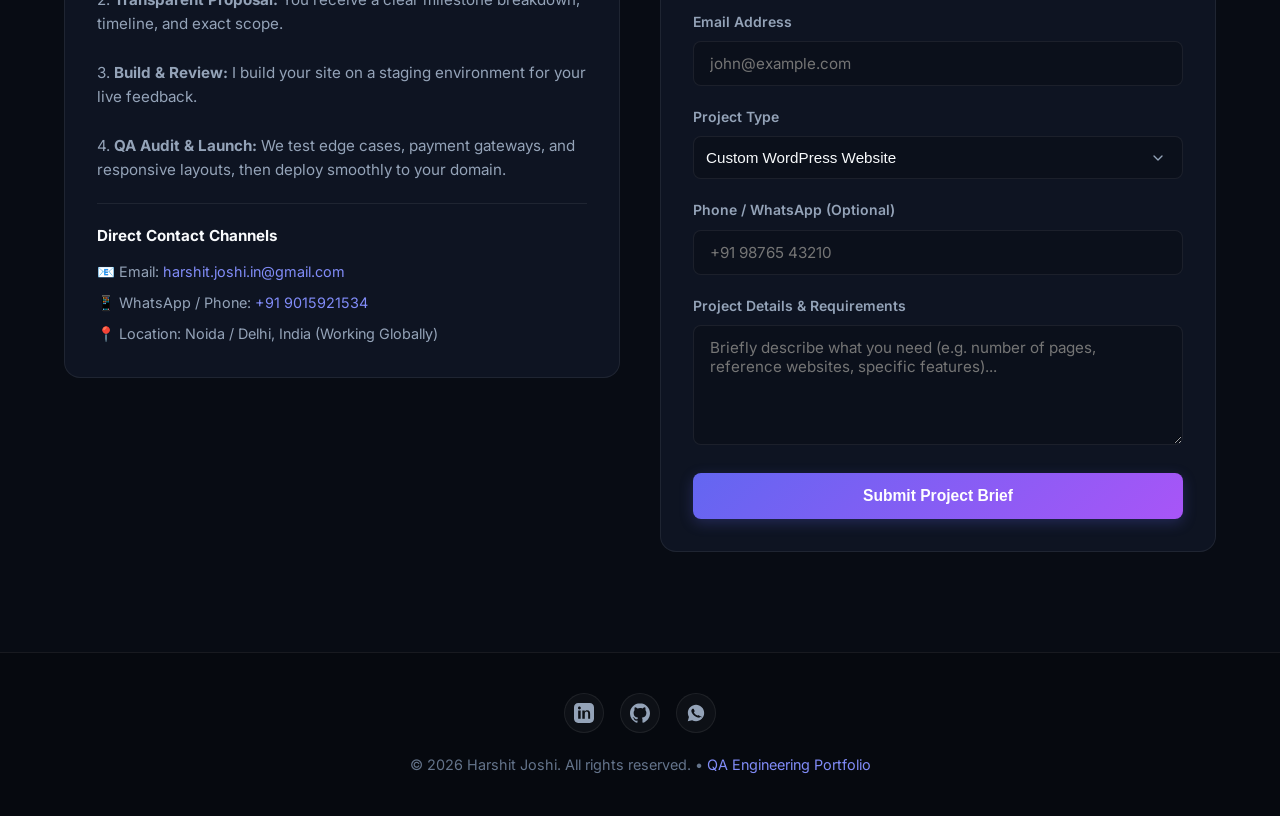
<file: web-services.html>
<!DOCTYPE html>
<html lang="en">
<head>
    <meta charset="UTF-8">
    <meta name="viewport" content="width=device-width, initial-scale=1.0">

    <title>WordPress & PHP Web Development Services | Harshit Joshi</title>
    <meta name="description" content="Custom WordPress design, WooCommerce stores, PHP backend development, speed optimization, and QA-verified web solutions by Harshit Joshi.">
    <link rel="canonical" href="https://connectharshitjoshi.github.io/portfolio/web-services.html">

    <!-- Open Graph / Social Sharing -->
    <meta property="og:type" content="website">
    <meta property="og:url" content="https://connectharshitjoshi.github.io/portfolio/web-services.html">
    <meta property="og:title" content="WordPress & PHP Web Development Services | Harshit Joshi">
    <meta property="og:description" content="Custom WordPress websites, WooCommerce stores, and PHP development backed by rigorous QA testing for zero bugs and ultra-fast loading speeds.">

    <!-- Google Fonts -->
    <link rel="preconnect" href="https://fonts.googleapis.com">
    <link rel="preconnect" href="https://fonts.gstatic.com" crossorigin>
    <link href="https://fonts.googleapis.com/css2?family=Inter:wght@300;400;500;600;700&family=Plus+Jakarta+Sans:wght@500;600;700;800&display=swap" rel="stylesheet">

    <link rel="stylesheet" href="styles.css">

    <style>
        /* Scoped Enhancements for Web Services Page */
        .service-badge {
            display: inline-flex;
            align-items: center;
            gap: 8px;
            background: rgba(99, 102, 241, 0.1);
            border: 1px solid rgba(99, 102, 241, 0.25);
            padding: 8px 18px;
            border-radius: 9999px;
            font-size: 0.85rem;
            font-weight: 600;
            color: var(--primary-light);
            margin-bottom: 24px;
        }

        .services-grid-cards {
            display: grid;
            grid-template-columns: repeat(3, 1fr);
            gap: 24px;
        }

        .service-box {
            background: var(--bg-surface);
            border: 1px solid var(--border);
            border-radius: 14px;
            padding: 32px 28px;
            display: flex;
            flex-direction: column;
            transition: var(--transition);
            position: relative;
            overflow: hidden;
        }

        .service-box:hover {
            border-color: var(--border-hover);
            transform: translateY(-4px);
            box-shadow: 0 12px 30px rgba(0, 0, 0, 0.35);
        }

        .service-icon {
            font-size: 2rem;
            margin-bottom: 20px;
            display: inline-block;
        }

        .service-box h3 {
            font-family: var(--font-heading);
            font-size: 1.25rem;
            color: var(--text-primary);
            margin-bottom: 12px;
        }

        .service-box p {
            color: var(--text-secondary);
            font-size: 0.95rem;
            line-height: 1.6;
            margin-bottom: 20px;
            flex-grow: 1;
        }

        .service-tags {
            display: flex;
            flex-wrap: wrap;
            gap: 8px;
            border-top: 1px solid rgba(255, 255, 255, 0.05);
            padding-top: 16px;
        }

        .service-tag {
            font-size: 0.75rem;
            color: var(--text-muted);
            background: rgba(255, 255, 255, 0.03);
            border: 1px solid var(--border);
            padding: 4px 10px;
            border-radius: 6px;
        }

        /* Why Me Grid */
        .advantage-grid {
            display: grid;
            grid-template-columns: repeat(4, 1fr);
            gap: 20px;
        }

        .advantage-card {
            background: var(--bg-surface);
            border: 1px solid var(--border);
            border-radius: 12px;
            padding: 28px 20px;
            text-align: center;
            transition: var(--transition);
        }

        .advantage-card:hover {
            border-color: var(--border-hover);
            transform: translateY(-3px);
        }

        .advantage-icon {
            font-size: 2.2rem;
            margin-bottom: 16px;
        }

        .advantage-card h4 {
            font-family: var(--font-heading);
            font-size: 1.1rem;
            color: var(--text-primary);
            margin-bottom: 10px;
        }

        .advantage-card p {
            font-size: 0.875rem;
            color: var(--text-secondary);
            line-height: 1.6;
        }

        /* Pricing Packages Grid */
        .packages-grid {
            display: grid;
            grid-template-columns: repeat(3, 1fr);
            gap: 28px;
            margin-top: 20px;
        }

        .package-card {
            background: var(--bg-surface);
            border: 1px solid var(--border);
            border-radius: 16px;
            padding: 36px 28px;
            display: flex;
            flex-direction: column;
            position: relative;
            transition: var(--transition);
        }

        .package-card.popular {
            border-color: var(--primary);
            background: linear-gradient(180deg, rgba(99, 102, 241, 0.06) 0%, var(--bg-surface) 100%);
            box-shadow: 0 0 25px rgba(99, 102, 241, 0.15);
        }

        .popular-badge {
            position: absolute;
            top: -12px;
            left: 50%;
            transform: translateX(-50%);
            background: var(--primary-gradient);
            color: #ffffff;
            font-size: 0.75rem;
            font-weight: 700;
            padding: 4px 14px;
            border-radius: 9999px;
            text-transform: uppercase;
            letter-spacing: 0.05em;
        }

        .package-card:hover {
            transform: translateY(-4px);
        }

        .package-name {
            font-family: var(--font-heading);
            font-size: 1.35rem;
            font-weight: 700;
            color: var(--text-primary);
            margin-bottom: 8px;
        }

        .package-desc {
            font-size: 0.9rem;
            color: var(--text-secondary);
            margin-bottom: 24px;
            min-height: 44px;
        }

        .package-timeline {
            display: inline-flex;
            align-items: center;
            gap: 6px;
            font-size: 0.85rem;
            font-weight: 600;
            color: var(--primary-light);
            background: rgba(99, 102, 241, 0.08);
            padding: 6px 12px;
            border-radius: 6px;
            margin-bottom: 24px;
            width: fit-content;
        }

        .package-features {
            list-style: none;
            margin-bottom: 32px;
            flex-grow: 1;
        }

        .package-features li {
            font-size: 0.9rem;
            color: var(--text-secondary);
            margin-bottom: 12px;
            display: flex;
            align-items: center;
            gap: 10px;
        }

        .package-features li::before {
            content: '✓';
            color: #10b981;
            font-weight: 700;
        }

        /* Responsive Breakpoints */
        @media (max-width: 1024px) {
            .services-grid-cards,
            .packages-grid {
                grid-template-columns: repeat(2, 1fr);
            }
            .advantage-grid {
                grid-template-columns: repeat(2, 1fr);
            }
        }

        @media (max-width: 768px) {
            .services-grid-cards,
            .packages-grid,
            .advantage-grid {
                grid-template-columns: 1fr;
            }
        }
    </style>
</head>
<body>
    <!-- Top Navigation -->
    <nav>
        <div class="container nav-content">
            <a href="index.html" class="logo">
                HarshitJoshi
                <div class="logo-dot"></div>
                <span style="font-size: 0.75rem; color: var(--primary-light); margin-left: 8px; font-weight: 600; letter-spacing: 0.05em; text-transform: uppercase;">Web Services</span>
            </a>
            <button class="nav-toggle" id="navToggle" aria-label="Toggle Navigation Menu">
                <span></span>
                <span></span>
                <span></span>
            </button>
            <ul class="nav-links" id="navLinks">
                <li><a href="#services">Services</a></li>
                <li><a href="#experience">Experience</a></li>
                <li><a href="#why-me">The QA Edge</a></li>
                <li><a href="#portfolio">Featured Work</a></li>
                <li><a href="#pricing">Packages</a></li>
                <li><a href="#contact">Get a Quote</a></li>
                <li><a href="index.html" class="nav-resume-btn">← QA Portfolio</a></li>
            </ul>
        </div>
    </nav>

    <!-- Hero Section -->
    <section id="hero" class="hero">
        <div class="glow-sphere"></div>
        <div class="container hero-content">
            <div class="service-badge">
                <span>⚡</span> WordPress & PHP Web Engineering
            </div>

            <h1>Custom WordPress & PHP Sites Built with <span>Zero Bugs.</span></h1>

            <p>High-converting business websites, custom WooCommerce storefronts, and tailored PHP web applications. Engineered clean, lightning-fast, and rigorously cross-browser tested before handover.</p>

            <div class="hero-actions">
                <a href="#contact" class="btn btn-primary">Start Your Project</a>
                <a href="#services" class="btn btn-secondary">Explore Services</a>
            </div>
        </div>
    </section>

    <!-- Services Section -->
    <section id="services">
        <div class="container">
            <div class="section-header reveal">
                <h2>Web Development Services</h2>
                <p>Full-lifecycle web engineering from design implementation and database integration to deployment and security hardening.</p>
            </div>

            <div class="services-grid-cards">
                <!-- 1. Custom WordPress -->
                <div class="service-box reveal">
                    <div class="service-icon">🌐</div>
                    <h3>Custom WordPress Websites</h3>
                    <p>Clean, modern WordPress sites built for brands, agencies, and businesses. Fully editable with Elementor or Gutenberg blocks, lightweight code, and mobile-first responsiveness.</p>
                    <div class="service-tags">
                        <span class="service-tag">WordPress</span>
                        <span class="service-tag">Elementor Pro</span>
                        <span class="service-tag">Custom Themes</span>
                        <span class="service-tag">Mobile Responsive</span>
                    </div>
                </div>

                <!-- 2. WooCommerce -->
                <div class="service-box reveal">
                    <div class="service-icon">🛒</div>
                    <h3>WooCommerce & eCommerce</h3>
                    <p>End-to-end online storefronts engineered to convert. Seamless checkout funnels, automated invoicing, inventory tracking, and payment gateways (Stripe, PayPal, Razorpay).</p>
                    <div class="service-tags">
                        <span class="service-tag">WooCommerce</span>
                        <span class="service-tag">Stripe / PayPal</span>
                        <span class="service-tag">Product Variations</span>
                        <span class="service-tag">Fast Checkout</span>
                    </div>
                </div>

                <!-- 3. PHP Backend -->
                <div class="service-box reveal">
                    <div class="service-icon">⚙️</div>
                    <h3>Custom PHP & Database Logic</h3>
                    <p>Custom PHP development, MySQL database optimization, dynamic form processing, API integrations, and secure backend portal workflows tailored to your business operations.</p>
                    <div class="service-tags">
                        <span class="service-tag">PHP 8+</span>
                        <span class="service-tag">MySQL Database</span>
                        <span class="service-tag">RESTful APIs</span>
                        <span class="service-tag">Custom Scripts</span>
                    </div>
                </div>

                <!-- 4. Speed & Core Web Vitals -->
                <div class="service-box reveal">
                    <div class="service-icon">🚀</div>
                    <h3>Speed Optimization & SEO</h3>
                    <p>Transforming sluggish websites into lightning-fast platforms scoring 90+ on Google PageSpeed. Comprehensive caching, asset minification, image compression, and database tuning.</p>
                    <div class="service-tags">
                        <span class="service-tag">Core Web Vitals</span>
                        <span class="service-tag">90+ PageSpeed</span>
                        <span class="service-tag">Cache Setup</span>
                        <span class="service-tag">CDN Integration</span>
                    </div>
                </div>

                <!-- 5. Bug Fixing & Maintenance -->
                <div class="service-box reveal">
                    <div class="service-icon">🛠️</div>
                    <h3>Bug Fixing & Troubleshooting</h3>
                    <p>Resolving WordPress critical errors, PHP syntax crashes, plugin/theme incompatibilities, broken mobile layouts, SSL certificate issues, and database connection failures.</p>
                    <div class="service-tags">
                        <span class="service-tag">PHP Error Fix</span>
                        <span class="service-tag">Plugin Conflicts</span>
                        <span class="service-tag">Security Patches</span>
                        <span class="service-tag">Quick Turnaround</span>
                    </div>
                </div>

                <!-- 6. QA Verified Quality -->
                <div class="service-box reveal">
                    <div class="service-icon">✅</div>
                    <h3>Rigorous QA & Device Audits</h3>
                    <p>Every website undergoes automated and manual cross-browser testing across Safari, Chrome, Firefox, iOS, and Android to guarantee zero broken links, forms, or payment glitches.</p>
                    <div class="service-tags">
                        <span class="service-tag">Cross-Browser</span>
                        <span class="service-tag">Payment Testing</span>
                        <span class="service-tag">Form Validation</span>
                        <span class="service-tag">Zero Defect Handover</span>
                    </div>
                </div>
            </div>
        </div>
    </section>

    <!-- Engineering & Web Experience Section -->
    <section id="experience">
        <div class="container">
            <div class="section-header reveal">
                <h2>Engineering & Web Experience</h2>
                <p>A proven background in web portal development, eCommerce engineering, and high-concurrency enterprise systems.</p>
            </div>
            <div class="timeline">
                <!-- Role 1: Welo Global -->
                <div class="timeline-item reveal">
                    <div class="timeline-marker"></div>
                    <div class="timeline-content">
                        <div class="timeline-header">
                            <div class="timeline-title">
                                <h3>Localization & Global Web QA Engineer</h3>
                                <div class="timeline-company">Welo Global</div>
                            </div>
                            <span class="timeline-date">Sept 2026 - Present</span>
                        </div>
                        <p class="timeline-body">
                            Verify international web platforms across multiple global locales. Ensure multilingual CMS compatibility, character encoding (UTF-8), regional payment gateways, and responsive UI layout rendering across international device viewports.
                        </p>
                        <div class="tags">
                            <span class="tag">Internationalization (I18n)</span>
                            <span class="tag">Multilingual CMS</span>
                            <span class="tag">UI Layout Verification</span>
                            <span class="tag">Regional Payment Flows</span>
                            <span class="tag">Cross-Browser QA</span>
                        </div>
                    </div>
                </div>

                <!-- Role 2: Webkul Software -->
                <div class="timeline-item reveal">
                    <div class="timeline-marker"></div>
                    <div class="timeline-content">
                        <div class="timeline-header">
                            <div class="timeline-title">
                                <h3>eCommerce & Web Solutions Architect</h3>
                                <div class="timeline-company">Webkul Software Private Limited</div>
                            </div>
                            <span class="timeline-date">Feb 2025 - Sept 2026</span>
                        </div>
                        <p class="timeline-body">
                            Architected and tested complex eCommerce web platforms, POS storefronts, and checkout funnels. Diagnosed and resolved PHP/database performance bottlenecks, integrated secure payment gateways, and validated inventory synchronization across multi-vendor web portals.
                        </p>
                        <div class="tags">
                            <span class="tag">eCommerce Platforms</span>
                            <span class="tag">Payment Gateway Integration</span>
                            <span class="tag">POS & Web Portals</span>
                            <span class="tag">PHP Debugging</span>
                            <span class="tag">Inventory Sync</span>
                            <span class="tag">Performance Tuning</span>
                        </div>
                    </div>
                </div>

                <!-- Role 3: Infoneo Technologies -->
                <div class="timeline-item reveal">
                    <div class="timeline-marker"></div>
                    <div class="timeline-content">
                        <div class="timeline-header">
                            <div class="timeline-title">
                                <h3>Web Portal & Database Analyst</h3>
                                <div class="timeline-company">Infoneo Technologies Private Limited</div>
                            </div>
                            <span class="timeline-date">Sept 2022 - Feb 2025</span>
                        </div>
                        <p class="timeline-body">
                            Developed and optimized high-scale web platforms, including public distribution web systems serving over 700,000 users (Maha Kumbh Mela). Engineered secure online tender platforms for Oil India & ONGC (70,000+ applicants), performing SQL database tuning, secure form authentication, and interactive reporting dashboards.
                        </p>
                        <div class="tags">
                            <span class="tag">Web Development</span>
                            <span class="tag">SQL Database Tuning</span>
                            <span class="tag">Secure Form Handling</span>
                            <span class="tag">High-Scale Architecture</span>
                            <span class="tag">Portal Optimization</span>
                        </div>
                    </div>
                </div>
            </div>
        </div>
    </section>

    <!-- Why Work With Me (The QA Edge) -->
    <section id="why-me" style="background: rgba(255, 255, 255, 0.01);">
        <div class="container">
            <div class="section-header reveal">
                <h2>Why Work With Me?</h2>
                <p>The unique developer + QA advantage that guarantees your website launches smoothly without embarrassing bugs.</p>
            </div>

            <div class="advantage-grid">
                <div class="advantage-card reveal">
                    <div class="advantage-icon">🛡️</div>
                    <h4>Built-In QA Testing</h4>
                    <p>I don't just write code and hope it works. Every page, checkout flow, and contact form is thoroughly tested across multiple devices before delivery.</p>
                </div>

                <div class="advantage-card reveal">
                    <div class="advantage-icon">⚡</div>
                    <h4>Speed & Performance First</h4>
                    <p>Clean code architecture free of redundant, bloated plugins. Fast load times improve both Google SEO rankings and visitor conversion rates.</p>
                </div>

                <div class="advantage-card reveal">
                    <div class="advantage-icon">📱</div>
                    <h4>100% Mobile Fluidity</h4>
                    <p>Over 60% of web traffic is mobile. Your site will look pixel-perfect and operate smoothly on phones, tablets, laptops, and ultra-wide screens.</p>
                </div>

                <div class="advantage-card reveal">
                    <div class="advantage-icon">🤝</div>
                    <h4>Reliable Communication</h4>
                    <p>Clear milestones, timely progress updates, and transparent turnaround times. No disappearing acts, no endless delays.</p>
                </div>
            </div>
        </div>
    </section>

    <!-- Featured Web Work Showcase -->
    <section id="portfolio">
        <div class="container">
            <div class="section-header reveal">
                <h2>Featured Web Solutions</h2>
                <p>Examples of high-performance web systems and digital storefronts engineered for real-world business results.</p>
            </div>

            <div class="projects-grid">
                <div class="project-card reveal">
                    <h3>Corporate Business Portal</h3>
                    <p>Responsive corporate WordPress website with custom service catalogues, interactive cost calculators, automated contact lead capture, and optimized 95+ mobile PageSpeed score.</p>
                    <div class="project-stats">
                        <div class="stat-item">
                            <span class="stat-value">95+</span>
                            <span class="stat-label">Mobile PageSpeed</span>
                        </div>
                        <div class="stat-item">
                            <span class="stat-value">Custom WP</span>
                            <span class="stat-label">Elementor / ACF</span>
                        </div>
                    </div>
                </div>

                <div class="project-card reveal">
                    <h3>eCommerce Storefront & Checkout</h3>
                    <p>High-conversion WooCommerce online store featuring dynamic product filters, instant AJAX cart drawer, one-page checkout, Stripe/PayPal payment routing, and inventory sync.</p>
                    <div class="project-stats">
                        <div class="stat-item">
                            <span class="stat-value">0 Errors</span>
                            <span class="stat-label">Payment Flow Validated</span>
                        </div>
                        <div class="stat-item">
                            <span class="stat-value">WooCommerce</span>
                            <span class="stat-label">eCommerce Engine</span>
                        </div>
                    </div>
                </div>

                <div class="project-card reveal">
                    <h3>Custom PHP Data Directory</h3>
                    <p>Custom PHP and MySQL database portal with secure user authentication, multi-criteria search filtering, automated PDF report generation, and automated form notification hooks.</p>
                    <div class="project-stats">
                        <div class="stat-item">
                            <span class="stat-value">Secure</span>
                            <span class="stat-label">SQL Schema & Auth</span>
                        </div>
                        <div class="stat-item">
                            <span class="stat-value">PHP / MySQL</span>
                            <span class="stat-label">Backend Architecture</span>
                        </div>
                    </div>
                </div>
            </div>
        </div>
    </section>

    <!-- Pricing & Project Packages -->
    <section id="pricing" style="background: rgba(255, 255, 255, 0.01);">
        <div class="container">
            <div class="section-header reveal">
                <h2>Standard Project Packages</h2>
                <p>Clear, scope-defined deliverables tailored for individuals, startups, and growing enterprises.</p>
            </div>

            <div class="packages-grid">
                <!-- Package 1 -->
                <div class="package-card reveal">
                    <div class="package-name">Starter Website</div>
                    <div class="package-desc">Ideal for landing pages, portfolios, or single service promotions needing quick, polished launch.</div>
                    <div class="package-timeline">⏱ 4 – 7 Days Turnaround</div>
                    <ul class="package-features">
                        <li>1 to 5 Fully Responsive Pages</li>
                        <li>Clean WordPress / HTML5 Setup</li>
                        <li>Contact Form & WhatsApp Integration</li>
                        <li>Mobile & Tablet Optimization</li>
                        <li>Basic On-Page SEO Setup</li>
                        <li>Cross-Browser QA Testing</li>
                    </ul>
                    <a href="#contact" class="btn btn-secondary" style="width: 100%;">Select Starter</a>
                </div>

                <!-- Package 2 (Popular) -->
                <div class="package-card popular reveal">
                    <div class="popular-badge">Most Popular</div>
                    <div class="package-name">Business Website</div>
                    <div class="package-desc">Complete corporate web solution with dynamic service modules, blog, and speed optimization.</div>
                    <div class="package-timeline">⏱ 10 – 14 Days Turnaround</div>
                    <ul class="package-features">
                        <li>Up to 10 Custom Designed Pages</li>
                        <li>Custom WordPress Theme / Elementor</li>
                        <li>Dynamic Blog & Portfolio Sections</li>
                        <li>Advanced Speed Optimization (90+ Score)</li>
                        <li>Lead Capture & Automated Email Alerts</li>
                        <li>Security Hardening & SSL Configuration</li>
                        <li>Rigorous Multi-Device QA Validation</li>
                    </ul>
                    <a href="#contact" class="btn btn-primary" style="width: 100%;">Select Business</a>
                </div>

                <!-- Package 3 -->
                <div class="package-card reveal">
                    <div class="package-name">eCommerce / Custom PHP</div>
                    <div class="package-desc">Full online storefront or custom PHP application tailored to specific business operations.</div>
                    <div class="package-timeline">⏱ 2 – 4 Weeks Turnaround</div>
                    <ul class="package-features">
                        <li>Full WooCommerce Store Setup</li>
                        <li>Payment Gateways (Stripe, PayPal, etc.)</li>
                        <li>Custom PHP Scripts & Database Logic</li>
                        <li>Product Variations & Inventory Tracking</li>
                        <li>Customer Account Management Portal</li>
                        <li>End-to-End Automated Payment QA Audit</li>
                        <li>30 Days Post-Launch Support</li>
                    </ul>
                    <a href="#contact" class="btn btn-secondary" style="width: 100%;">Select eCommerce</a>
                </div>
            </div>
        </div>
    </section>

    <!-- Contact & Direct Inquiry -->
    <section id="contact">
        <div class="container">
            <div class="section-header reveal">
                <h2>Let's Discuss Your Project</h2>
                <p>Have a project in mind, an existing site that needs fixes, or want a custom quote? Send a message below and get a reply within 24 hours.</p>
            </div>

            <div class="contact-layout reveal">
                <!-- Project Scope Overview -->
                <div class="estimator-container">
                    <h3>How We Collaborate</h3>
                    <p style="color: var(--text-secondary); margin-bottom: 20px; font-size: 0.95rem; line-height: 1.6;">
                        1. <strong>Project Scope:</strong> We discuss your site goals, reference designs, and feature requirements.<br><br>
                        2. <strong>Transparent Proposal:</strong> You receive a clear milestone breakdown, timeline, and exact scope.<br><br>
                        3. <strong>Build & Review:</strong> I build your site on a staging environment for your live feedback.<br><br>
                        4. <strong>QA Audit & Launch:</strong> We test edge cases, payment gateways, and responsive layouts, then deploy smoothly to your domain.
                    </p>

                    <div style="border-top: 1px solid var(--border); padding-top: 20px;">
                        <h4 style="color: var(--text-primary); margin-bottom: 12px; font-size: 0.95rem;">Direct Contact Channels</h4>
                        <p style="color: var(--text-secondary); font-size: 0.9rem; margin-bottom: 8px;">📧 Email: <a href="mailto:harshit.joshi.in@gmail.com" style="color: var(--primary-light); text-decoration: none;">harshit.joshi.in@gmail.com</a></p>
                        <p style="color: var(--text-secondary); font-size: 0.9rem; margin-bottom: 8px;">📱 WhatsApp / Phone: <a href="https://wa.me/919015921534" target="_blank" style="color: var(--primary-light); text-decoration: none;">+91 9015921534</a></p>
                        <p style="color: var(--text-secondary); font-size: 0.9rem;">📍 Location: Noida / Delhi, India (Working Globally)</p>
                    </div>
                </div>

                <!-- Working Web3Forms Form -->
                <div class="contact-form-container">
                    <h3>Send a Direct Project Brief</h3>
                    <form id="contactForm" onsubmit="handleServicesForm(event)">
                        <!-- Web3Forms Access Key -->
                        <input type="hidden" name="access_key" value="a6297cc5-c8c6-48ec-9fff-cfcd51a16916">
                        <input type="hidden" name="subject" value="New WordPress/PHP Web Project Inquiry">
                        <input type="hidden" name="from_name" value="Web Services Visitor">

                        <div class="form-group">
                            <label class="form-label" for="formName">Your Name</label>
                            <input type="text" name="name" class="form-input" id="formName" required placeholder="John Doe">
                        </div>
                        <div class="form-group">
                            <label class="form-label" for="formEmail">Email Address</label>
                            <input type="email" name="email" class="form-input" id="formEmail" required placeholder="john@example.com">
                        </div>
                        <div class="form-group">
                            <label class="form-label" for="formService">Project Type</label>
                            <select name="service_type" class="estimator-select" id="formService" style="margin-bottom: 0;">
                                <option value="WordPress Website">Custom WordPress Website</option>
                                <option value="WooCommerce Store">WooCommerce / eCommerce Store</option>
                                <option value="PHP Backend & Database">Custom PHP Backend & Database</option>
                                <option value="Speed Optimization">Speed Optimization & Core Web Vitals</option>
                                <option value="Bug Fixing">Bug Fixing & Error Resolution</option>
                                <option value="Other">Other / Custom Project</option>
                            </select>
                        </div>
                        <div class="form-group">
                            <label class="form-label" for="formPhone">Phone / WhatsApp (Optional)</label>
                            <input type="tel" name="phone" class="form-input" id="formPhone" placeholder="+91 98765 43210">
                        </div>
                        <div class="form-group">
                            <label class="form-label" for="formMsg">Project Details & Requirements</label>
                            <textarea name="message" class="form-textarea" id="formMsg" required placeholder="Briefly describe what you need (e.g. number of pages, reference websites, specific features)..."></textarea>
                        </div>
                        <button type="submit" class="btn btn-primary" style="width: 100%;">Submit Project Brief</button>
                    </form>
                </div>
            </div>
        </div>
    </section>

    <!-- Footer -->
    <footer>
        <div class="container footer-content">
            <div class="social-links">
                <!-- LinkedIn -->
                <a href="https://www.linkedin.com/in/harshit-joshi-140aa0217/" target="_blank" class="social-btn" aria-label="LinkedIn">
                    <svg width="20" height="20" viewBox="0 0 24 24" fill="currentColor">
                        <path d="M19 0h-14c-2.761 0-5 2.239-5 5v14c0 2.761 2.239 5 5 5h14c2.762 0 5-2.239 5-5v-14c0-2.761-2.238-5-5-5zm-11 19h-3v-10h3v10zm-1.5-11.268c-.966 0-1.75-.79-1.75-1.764s.784-1.764 1.75-1.764 1.75.79 1.75 1.764-.783 1.764-1.75 1.764zm13.5 11.268h-3v-5.604c0-1.337-.027-3.063-1.868-3.063-1.868 0-2.154 1.46-2.154 2.969v5.698h-3v-10h2.881v1.367h.041c.401-.76 1.379-1.562 2.837-1.562 3.036 0 3.6 2.007 3.6 4.618v5.577z"/>
                    </svg>
                </a>
                <!-- GitHub -->
                <a href="https://github.com/connectharshitjoshi" target="_blank" class="social-btn" aria-label="GitHub">
                    <svg width="20" height="20" viewBox="0 0 24 24" fill="currentColor">
                        <path d="M12 .297c-6.63 0-12 5.373-12 12 0 5.303 3.438 9.8 8.205 11.385.6.113.82-.258.82-.577 0-.285-.01-1.04-.015-2.04-3.338.724-4.042-1.61-4.042-1.61-.546-1.387-1.333-1.757-1.333-1.757-1.089-.745.084-.729.084-.729 1.205.084 1.84 1.237 1.84 1.237 1.07 1.835 2.809 1.304 3.495.997.108-.776.418-1.305.762-1.604-2.665-.305-5.466-1.334-5.466-5.931 0-1.31.469-2.381 1.236-3.221-.135-.303-.54-1.524.105-3.176 0 0 1.005-.322 3.3 1.23a11.48 11.48 0 0 1 3.003-.404c1.02.005 2.045.138 3.003.404 2.28-1.552 3.285-1.23 3.285-1.23.645 1.653.24 2.874.12 3.176.765.84 1.23 1.911 1.23 3.221 0 4.61-2.805 5.625-5.475 5.921.429.372.81 1.102.81 2.222 0 1.606-.015 2.896-.015 3.286 0 .315.21.69.825.57 4.765-1.585 8.2-6.082 8.2-11.385 0-6.627-5.373-12-12-12"/>
                    </svg>
                </a>
                <!-- WhatsApp -->
                <a href="https://wa.me/919015921534" target="_blank" class="social-btn" aria-label="WhatsApp">
                    <svg width="20" height="20" viewBox="0 0 24 24" fill="currentColor">
                        <path d="M12.004 2.2c-5.41 0-9.8 4.39-9.8 9.8 0 1.73.45 3.41 1.31 4.89l-1.39 5.09 5.21-1.37a9.75 9.75 0 0 0 4.67 1.19h.01c5.41 0 9.8-4.39 9.8-9.8s-4.39-9.8-9.81-9.8zm5.74 13.95c-.24.67-1.37 1.27-1.9 1.35-.49.08-1.11.11-1.79-.11-.41-.13-.94-.31-1.62-.6-2.85-1.24-4.71-4.12-4.85-4.31-.14-.19-1.16-1.55-1.16-2.96 0-1.4.74-2.1 1-2.37.26-.29.56-.37.75-.37.19 0 .38 0 .55.01.18.01.41-.07.65.5.25.61.85 2.07.92 2.21.07.14.11.3.02.48-.09.19-.14.31-.27.47-.14.17-.29.38-.41.51-.14.14-.28.29-.11.57.17.28.74 1.22 1.59 1.98 1.1 1 2.01 1.28 2.3 1.41.29.14.46.11.63-.07.17-.19.77-.9 1-.1.21.31.41.26.69.15.28.11 1.78.84 2.09.99.31.15.52.23.6.36.08.14.08.76-.16 1.42z"/>
                    </svg>
                </a>
            </div>
            <p class="footer-text">&copy; 2026 Harshit Joshi. All rights reserved. • <a href="index.html" style="color: var(--primary-light); text-decoration: none;">QA Engineering Portfolio</a></p>
        </div>
    </footer>

    <!-- Scripts -->
    <script>
        // Mobile Navigation Toggle
        const navToggle = document.getElementById('navToggle');
        const navLinks = document.getElementById('navLinks');

        if (navToggle) {
            navToggle.addEventListener('click', () => {
                navToggle.classList.toggle('active');
                navLinks.classList.toggle('active');
            });
        }

        document.querySelectorAll('.nav-links a').forEach(link => {
            link.addEventListener('click', () => {
                if (navToggle) navToggle.classList.remove('active');
                if (navLinks) navLinks.classList.remove('active');
            });
        });

        // Scroll Reveal Animation
        const revealElements = document.querySelectorAll('.reveal');
        const revealOnScroll = () => {
            const windowHeight = window.innerHeight;
            revealElements.forEach(el => {
                const elementTop = el.getBoundingClientRect().top;
                if (elementTop < windowHeight - 80) {
                    el.classList.add('active');
                }
            });
        };
        window.addEventListener('scroll', revealOnScroll);
        window.addEventListener('load', revealOnScroll);

        // Form Submission
        function handleServicesForm(event) {
            event.preventDefault();
            const form = document.getElementById('contactForm');
            const submitBtn = form.querySelector('button[type="submit"]');
            const originalText = submitBtn.textContent;

            submitBtn.textContent = 'Sending...';
            submitBtn.disabled = true;

            const formData = new FormData(form);

            fetch('https://api.web3forms.com/submit', {
                method: 'POST',
                body: formData
            })
            .then(async (response) => {
                if (response.status === 200) {
                    submitBtn.textContent = 'Brief Received! I will reply shortly.';
                    submitBtn.style.background = 'linear-gradient(135deg, #10b981 0%, #059669 100%)';
                    form.reset();
                } else {
                    submitBtn.textContent = 'Error sending. Please email directly!';
                    submitBtn.style.background = 'linear-gradient(135deg, #ef4444 0%, #dc2626 100%)';
                }
            })
            .catch(() => {
                submitBtn.textContent = 'Error sending. Please email directly!';
                submitBtn.style.background = 'linear-gradient(135deg, #ef4444 0%, #dc2626 100%)';
            })
            .then(() => {
                setTimeout(() => {
                    submitBtn.textContent = originalText;
                    submitBtn.style.background = '';
                    submitBtn.disabled = false;
                }, 4500);
            });
        }
    </script>
</body>
</html>
</file>
<file: styles.css>
:root {
    --bg-base: #080c14;
    --bg-surface: #0e1422;
    --bg-surface-elevated: #161e30;
    --primary: #6366f1;
    --primary-light: #818cf8;
    --primary-gradient: linear-gradient(135deg, #6366f1 0%, #a855f7 100%);
    --text-primary: #f8fafc;
    --text-secondary: #94a3b8;
    --text-muted: #64748b;
    --border: rgba(255, 255, 255, 0.07);
    --border-hover: rgba(99, 102, 241, 0.3);
    --font-sans: 'Inter', -apple-system, BlinkMacSystemFont, 'Segoe UI', Roboto, sans-serif;
    --font-heading: 'Plus Jakarta Sans', -apple-system, sans-serif;
    --transition: all 0.3s cubic-bezier(0.4, 0, 0.2, 1);
}

* {
    margin: 0;
    padding: 0;
    box-sizing: border-box;
}

html {
    scroll-behavior: smooth;
    scroll-padding-top: 80px;
}

body {
    font-family: var(--font-sans);
    background-color: var(--bg-base);
    color: var(--text-primary);
    line-height: 1.6;
    overflow-x: hidden;
    -webkit-font-smoothing: antialiased;
}

/* Scrollbar */
::-webkit-scrollbar {
    width: 8px;
}
::-webkit-scrollbar-track {
    background: var(--bg-base);
}
::-webkit-scrollbar-thumb {
    background: #1e293b;
    border-radius: 4px;
}
::-webkit-scrollbar-thumb:hover {
    background: #334155;
}

/* Layout & Utility */
.container {
    max-width: 1200px;
    margin: 0 auto;
    padding: 0 24px;
}

section {
    padding: 100px 0;
}

.section-header {
    text-align: center;
    margin-bottom: 60px;
}

.section-header h2 {
    font-family: var(--font-heading);
    font-size: 2.25rem;
    font-weight: 800;
    letter-spacing: -0.025em;
    margin-bottom: 12px;
    color: var(--text-primary);
}

.section-header p {
    color: var(--text-secondary);
    font-size: 1.1rem;
    max-width: 600px;
    margin: 0 auto;
}

/* Subtle Glow Effects (Non-tacky atmospheric lights) */
.glow-sphere {
    position: absolute;
    width: 600px;
    height: 600px;
    background: radial-gradient(circle, rgba(99, 102, 241, 0.08) 0%, rgba(0, 0, 0, 0) 70%);
    top: -200px;
    left: 50%;
    transform: translateX(-50%);
    z-index: 0;
    pointer-events: none;
}

/* Navigation */
nav {
    position: fixed;
    top: 0;
    left: 0;
    width: 100%;
    background: rgba(8, 12, 20, 0.75);
    backdrop-filter: blur(12px);
    -webkit-backdrop-filter: blur(12px);
    z-index: 1000;
    border-bottom: 1px solid var(--border);
    transition: var(--transition);
}

.nav-content {
    display: flex;
    justify-content: space-between;
    align-items: center;
    height: 72px;
}

.logo {
    font-family: var(--font-heading);
    font-size: 1.25rem;
    font-weight: 700;
    color: var(--text-primary);
    text-decoration: none;
    letter-spacing: -0.01em;
    display: flex;
    align-items: center;
    gap: 8px;
}

.logo-dot {
    width: 8px;
    height: 8px;
    background-color: var(--primary);
    border-radius: 50%;
}

.nav-links {
    display: flex;
    gap: 32px;
    list-style: none;
}

.nav-links a {
    color: var(--text-secondary);
    text-decoration: none;
    font-size: 0.95rem;
    font-weight: 500;
    transition: var(--transition);
}

.nav-links a:hover {
    color: var(--text-primary);
}

/* Mobile Nav Toggle */
.nav-toggle {
    display: none;
    background: none;
    border: none;
    cursor: pointer;
    padding: 4px;
}

.nav-toggle span {
    display: block;
    width: 24px;
    height: 2px;
    background: var(--text-primary);
    margin: 5px 0;
    transition: var(--transition);
}

/* Hero Section */
.hero {
    position: relative;
    min-height: 90vh;
    display: flex;
    align-items: center;
    padding-top: 120px;
    text-align: center;
    overflow: hidden;
}

.hero-content {
    position: relative;
    z-index: 1;
    max-width: 800px;
    margin: 0 auto;
}

.hero-badge {
    display: inline-flex;
    align-items: center;
    gap: 8px;
    background: rgba(99, 102, 241, 0.1);
    border: 1px solid rgba(99, 102, 241, 0.2);
    color: var(--primary-light);
    padding: 6px 16px;
    border-radius: 9999px;
    font-size: 0.875rem;
    font-weight: 500;
    margin-bottom: 24px;
}

.hero-badge-dot {
    width: 6px;
    height: 6px;
    background-color: var(--primary-light);
    border-radius: 50%;
}

.hero-content h1 {
    font-family: var(--font-heading);
    font-size: 3.5rem;
    font-weight: 800;
    line-height: 1.15;
    letter-spacing: -0.03em;
    margin-bottom: 20px;
    color: var(--text-primary);
}

.hero-content h1 span {
    background: var(--primary-gradient);
    -webkit-background-clip: text;
    -webkit-text-fill-color: transparent;
    background-clip: text;
}

.hero-content p {
    font-size: 1.2rem;
    color: var(--text-secondary);
    margin-bottom: 40px;
    line-height: 1.7;
    max-width: 680px;
    margin-left: auto;
    margin-right: auto;
}

.hero-actions {
    display: flex;
    gap: 16px;
    justify-content: center;
}

/* Buttons */
.btn {
    display: inline-flex;
    align-items: center;
    justify-content: center;
    padding: 14px 28px;
    border-radius: 8px;
    font-size: 0.975rem;
    font-weight: 600;
    text-decoration: none;
    transition: var(--transition);
    cursor: pointer;
}

.btn-primary {
    background: var(--primary-gradient);
    color: #ffffff;
    border: none;
    box-shadow: 0 4px 14px rgba(99, 102, 241, 0.25);
}

.btn-primary:hover {
    transform: translateY(-2px);
    box-shadow: 0 6px 20px rgba(99, 102, 241, 0.35);
}

.btn-secondary {
    background: rgba(255, 255, 255, 0.03);
    color: var(--text-primary);
    border: 1px solid var(--border);
}

.btn-secondary:hover {
    background: rgba(255, 255, 255, 0.08);
    border-color: var(--text-secondary);
    transform: translateY(-2px);
}

/* Experience Section */
.timeline {
    position: relative;
    max-width: 800px;
    margin: 0 auto;
}

.timeline::before {
    content: '';
    position: absolute;
    left: 31px;
    top: 8px;
    bottom: 8px;
    width: 2px;
    background: rgba(255, 255, 255, 0.06);
}

.timeline-item {
    position: relative;
    padding-left: 80px;
    margin-bottom: 50px;
}

.timeline-item:last-child {
    margin-bottom: 0;
}

.timeline-marker {
    position: absolute;
    left: 20px;
    top: 4px;
    width: 24px;
    height: 24px;
    border-radius: 50%;
    background: var(--bg-base);
    border: 2px solid var(--primary);
    display: flex;
    align-items: center;
    justify-content: center;
    z-index: 1;
}

.timeline-marker::after {
    content: '';
    width: 8px;
    height: 8px;
    background: var(--primary);
    border-radius: 50%;
}

.timeline-content {
    background: var(--bg-surface);
    border: 1px solid var(--border);
    border-radius: 12px;
    padding: 32px;
    transition: var(--transition);
}

.timeline-content:hover {
    border-color: var(--border-hover);
    transform: translateY(-2px);
}

.timeline-header {
    display: flex;
    justify-content: space-between;
    align-items: flex-start;
    margin-bottom: 16px;
    flex-wrap: wrap;
    gap: 12px;
}

.timeline-title h3 {
    font-family: var(--font-heading);
    font-size: 1.25rem;
    font-weight: 700;
    color: var(--text-primary);
    margin-bottom: 4px;
}

.timeline-company {
    color: var(--primary-light);
    font-weight: 600;
    font-size: 0.95rem;
}

.timeline-date {
    font-size: 0.85rem;
    color: var(--text-secondary);
    background: rgba(255, 255, 255, 0.04);
    padding: 4px 12px;
    border-radius: 9999px;
    border: 1px solid var(--border);
}

.timeline-body {
    color: var(--text-secondary);
    font-size: 0.975rem;
    line-height: 1.7;
    margin-bottom: 20px;
}

.tags {
    display: flex;
    flex-wrap: wrap;
    gap: 8px;
}

.tag {
    font-size: 0.8rem;
    font-weight: 500;
    color: var(--text-secondary);
    background: rgba(255, 255, 255, 0.03);
    border: 1px solid var(--border);
    padding: 4px 10px;
    border-radius: 6px;
}

/* Skills Section */
.skills-grid {
    display: grid;
    grid-template-columns: repeat(3, 1fr);
    gap: 24px;
}

.skill-card {
    background: var(--bg-surface);
    border: 1px solid var(--border);
    border-radius: 12px;
    padding: 32px;
    transition: var(--transition);
}

.skill-card:hover {
    border-color: var(--border-hover);
    transform: translateY(-4px);
}

.skill-card h3 {
    font-family: var(--font-heading);
    font-size: 1.2rem;
    font-weight: 700;
    margin-bottom: 20px;
    color: var(--text-primary);
    display: flex;
    align-items: center;
    gap: 10px;
}

.skill-list {
    list-style: none;
    display: flex;
    flex-direction: column;
    gap: 12px;
}

.skill-list li {
    color: var(--text-secondary);
    font-size: 0.95rem;
    display: flex;
    align-items: center;
    gap: 10px;
}

.skill-list li::before {
    content: "";
    display: inline-block;
    width: 5px;
    height: 5px;
    background-color: var(--primary);
    border-radius: 50%;
}

/* Projects Section */
.projects-grid {
    display: grid;
    grid-template-columns: repeat(3, 1fr);
    gap: 24px;
}

.project-card {
    background: var(--bg-surface);
    border: 1px solid var(--border);
    border-radius: 12px;
    padding: 32px;
    display: flex;
    flex-direction: column;
    height: 100%;
    transition: var(--transition);
}

.project-card:hover {
    border-color: var(--border-hover);
    transform: translateY(-4px);
}

.project-card h3 {
    font-family: var(--font-heading);
    font-size: 1.25rem;
    font-weight: 700;
    color: var(--text-primary);
    margin-bottom: 12px;
}

.project-card p {
    color: var(--text-secondary);
    font-size: 0.95rem;
    line-height: 1.6;
    margin-bottom: 24px;
    flex-grow: 1;
}

.project-stats {
    display: flex;
    gap: 24px;
    border-top: 1px solid var(--border);
    padding-top: 16px;
}

.stat-item {
    display: flex;
    flex-direction: column;
}

.stat-value {
    font-family: var(--font-heading);
    font-size: 1.15rem;
    font-weight: 700;
    color: var(--primary-light);
}

.stat-label {
    font-size: 0.75rem;
    color: var(--text-muted);
    text-transform: uppercase;
    letter-spacing: 0.05em;
}

/* Contact Section */
.contact-container {
    max-width: 600px;
    margin: 0 auto;
    background: var(--bg-surface);
    border: 1px solid var(--border);
    border-radius: 16px;
    padding: 40px;
    text-align: center;
}

.contact-methods {
    display: grid;
    grid-template-columns: repeat(3, 1fr);
    gap: 16px;
    margin-bottom: 32px;
}

.contact-card {
    background: rgba(255, 255, 255, 0.02);
    border: 1px solid var(--border);
    border-radius: 10px;
    padding: 24px 16px;
    display: flex;
    flex-direction: column;
    align-items: center;
    gap: 12px;
    text-decoration: none;
    transition: var(--transition);
}

.contact-card:hover {
    background: rgba(255, 255, 255, 0.05);
    border-color: var(--border-hover);
    transform: translateY(-2px);
}

.contact-icon {
    font-size: 1.5rem;
}

.contact-card h4 {
    font-size: 0.85rem;
    font-weight: 600;
    color: var(--text-muted);
    text-transform: uppercase;
    letter-spacing: 0.05em;
}

.contact-card p {
    font-size: 0.9rem;
    font-weight: 500;
    color: var(--text-primary);
    word-break: break-all;
}

/* Action box inside contact */
.copy-email-box {
    display: flex;
    align-items: center;
    justify-content: space-between;
    background: rgba(0, 0, 0, 0.2);
    border: 1px solid var(--border);
    border-radius: 8px;
    padding: 12px 16px;
    max-width: 400px;
    margin: 0 auto;
}

.copy-email-text {
    font-family: monospace;
    font-size: 0.95rem;
    color: var(--text-secondary);
}

.copy-btn {
    background: none;
    border: none;
    color: var(--primary-light);
    font-size: 0.875rem;
    font-weight: 600;
    cursor: pointer;
    transition: var(--transition);
    padding: 4px 8px;
    border-radius: 4px;
}

.copy-btn:hover {
    color: #ffffff;
    background: rgba(99, 102, 241, 0.1);
}

/* Footer */
footer {
    border-top: 1px solid var(--border);
    padding: 40px 0;
    text-align: center;
    background: #06090f;
}

.footer-content {
    display: flex;
    flex-direction: column;
    align-items: center;
    gap: 20px;
}

.footer-text {
    color: var(--text-muted);
    font-size: 0.9rem;
}

.social-links {
    display: flex;
    gap: 16px;
}

.social-btn {
    width: 40px;
    height: 40px;
    border-radius: 50%;
    background: rgba(255, 255, 255, 0.03);
    border: 1px solid var(--border);
    display: flex;
    align-items: center;
    justify-content: center;
    color: var(--text-secondary);
    text-decoration: none;
    transition: var(--transition);
}

.social-btn:hover {
    background: var(--primary-gradient);
    color: #ffffff;
    border-color: transparent;
    transform: translateY(-2px);
}

/* Scroll Animations Utility */
.reveal {
    opacity: 0;
    transform: translateY(20px);
    transition: opacity 0.6s ease-out, transform 0.6s ease-out;
}

.reveal.active {
    opacity: 1;
    transform: translateY(0);
}

/* Responsive Design */
@media (max-width: 1024px) {
    .skills-grid, .projects-grid {
        grid-template-columns: repeat(2, 1fr);
    }
}

@media (max-width: 768px) {
    section {
        padding: 70px 0;
    }

    .nav-links {
        display: none;
        position: absolute;
        top: 72px;
        left: 0;
        width: 100%;
        background: var(--bg-surface);
        flex-direction: column;
        padding: 24px;
        gap: 16px;
        border-bottom: 1px solid var(--border);
    }

    .nav-links.active {
        display: flex;
    }

    .nav-toggle {
        display: block;
    }

    .nav-toggle.active span:nth-child(1) {
        transform: translateY(7px) rotate(45deg);
    }

    .nav-toggle.active span:nth-child(2) {
        opacity: 0;
    }

    .nav-toggle.active span:nth-child(3) {
        transform: translateY(-7px) rotate(-45deg);
    }

    .hero-content h1 {
        font-size: 2.5rem;
    }

    .skills-grid, .projects-grid {
        grid-template-columns: 1fr;
    }

    .timeline-item {
        padding-left: 48px;
    }

    .timeline::before {
        left: 11px;
    }

    .timeline-marker {
        left: 0;
    }

    .timeline-header {
        flex-direction: column;
        align-items: flex-start;
        gap: 6px;
    }

    .contact-methods {
        grid-template-columns: 1fr;
    }
}

/* Workflow Section */
.workflow-grid {
    display: grid;
    grid-template-columns: repeat(4, 1fr);
    gap: 24px;
    margin-top: 40px;
}

.workflow-card {
    background: var(--bg-surface);
    border: 1px solid var(--border);
    border-radius: 12px;
    padding: 32px 24px;
    position: relative;
    transition: var(--transition);
}

.workflow-card:hover {
    border-color: var(--border-hover);
    transform: translateY(-4px);
}

.workflow-number {
    font-family: var(--font-heading);
    font-size: 2.5rem;
    font-weight: 800;
    background: var(--primary-gradient);
    -webkit-background-clip: text;
    -webkit-text-fill-color: transparent;
    margin-bottom: 16px;
    line-height: 1;
}

.workflow-card h3 {
    font-size: 1.15rem;
    font-weight: 700;
    margin-bottom: 8px;
    color: var(--text-primary);
}

.workflow-card p {
    font-size: 0.9rem;
    color: var(--text-secondary);
    line-height: 1.5;
}

/* Tech Stack Grid & Badges */
.tech-section {
    margin-top: 60px;
    text-align: center;
}

.tech-section h3 {
    font-family: var(--font-heading);
    font-size: 1.5rem;
    margin-bottom: 30px;
    color: var(--text-primary);
}

.tech-grid {
    display: flex;
    flex-wrap: wrap;
    justify-content: center;
    gap: 16px;
    max-width: 900px;
    margin: 0 auto;
}

.tech-badge {
    display: flex;
    align-items: center;
    gap: 10px;
    background: rgba(255, 255, 255, 0.02);
    border: 1px solid var(--border);
    padding: 10px 20px;
    border-radius: 8px;
    font-size: 0.9rem;
    font-weight: 500;
    color: var(--text-secondary);
    transition: var(--transition);
    cursor: default;
}

.tech-badge:hover {
    color: var(--text-primary);
    transform: translateY(-2px);
    background: rgba(255, 255, 255, 0.05);
}

/* Custom glow effects for specific tech */
.tech-playwright:hover { border-color: #2eac68; box-shadow: 0 0 15px rgba(46, 172, 104, 0.25); }
.tech-selenium:hover { border-color: #43b02a; box-shadow: 0 0 15px rgba(67, 176, 42, 0.25); }
.tech-postman:hover { border-color: #ff6c37; box-shadow: 0 0 15px rgba(255, 108, 55, 0.25); }
.tech-jenkins:hover { border-color: #d33833; box-shadow: 0 0 15px rgba(211, 56, 51, 0.25); }
.tech-jira:hover { border-color: #0052cc; box-shadow: 0 0 15px rgba(0, 82, 204, 0.25); }
.tech-java:hover { border-color: #ea2d2e; box-shadow: 0 0 15px rgba(234, 45, 46, 0.25); }
.tech-appium:hover { border-color: #663399; box-shadow: 0 0 15px rgba(102, 51, 153, 0.25); }
.tech-jmeter:hover { border-color: #d22128; box-shadow: 0 0 15px rgba(210, 33, 40, 0.25); }
.tech-sql:hover { border-color: #0064a5; box-shadow: 0 0 15px rgba(0, 100, 165, 0.2); }
.tech-git:hover { border-color: #f05032; box-shadow: 0 0 15px rgba(240, 80, 50, 0.2); }
.tech-api:hover { border-color: #a855f7; box-shadow: 0 0 15px rgba(168, 85, 247, 0.2); }
.tech-l10n:hover { border-color: #38bdf8; box-shadow: 0 0 15px rgba(56, 189, 248, 0.25); }

/* Testimonials Section */
.testimonials-slider {
    max-width: 800px;
    margin: 0 auto;
    background: var(--bg-surface);
    border: 1px solid var(--border);
    border-radius: 16px;
    padding: 48px;
    position: relative;
    overflow: hidden;
}

.testimonial-container {
    position: relative;
    min-height: 180px;
}

.testimonial-card {
    display: none;
    animation: fadeEffect 0.5s ease-in-out;
}

.testimonial-card.active {
    display: block;
}

@keyframes fadeEffect {
    from { opacity: 0; transform: translateY(10px); }
    to { opacity: 1; transform: translateY(0); }
}

.testimonial-stars {
    color: #fbbf24;
    font-size: 1.2rem;
    margin-bottom: 16px;
}

.testimonial-text {
    font-size: 1.1rem;
    color: var(--text-primary);
    font-style: italic;
    line-height: 1.7;
    margin-bottom: 24px;
}

.testimonial-author {
    display: flex;
    align-items: center;
    gap: 16px;
}

.author-avatar {
    width: 48px;
    height: 48px;
    border-radius: 50%;
    background: var(--primary-gradient);
    display: flex;
    align-items: center;
    justify-content: center;
    font-weight: 700;
    color: #ffffff;
    font-size: 1.1rem;
}

.author-info h4 {
    font-family: var(--font-heading);
    font-size: 1rem;
    color: var(--text-primary);
}

.author-info p {
    font-size: 0.85rem;
    color: var(--text-muted);
}

.testimonial-nav {
    display: flex;
    justify-content: center;
    gap: 16px;
    margin-top: 32px;
}

.nav-dot {
    width: 10px;
    height: 10px;
    border-radius: 50%;
    background: rgba(255, 255, 255, 0.1);
    cursor: pointer;
    transition: var(--transition);
}

.nav-dot.active {
    background: var(--primary);
    width: 24px;
    border-radius: 5px;
}

/* Data Lab & Live Dashboard Demo */
.dashboard-container {
    background: var(--bg-surface);
    border: 1px solid var(--border);
    border-radius: 16px;
    padding: 32px;
    max-width: 900px;
    margin: 0 auto;
}

.dashboard-controls {
    display: flex;
    justify-content: space-between;
    align-items: center;
    margin-bottom: 30px;
    flex-wrap: wrap;
    gap: 16px;
}

.dashboard-tabs {
    display: flex;
    gap: 8px;
    background: rgba(0, 0, 0, 0.2);
    padding: 4px;
    border-radius: 8px;
    border: 1px solid var(--border);
}

.dashboard-tab {
    background: none;
    border: none;
    color: var(--text-secondary);
    padding: 8px 16px;
    border-radius: 6px;
    font-size: 0.875rem;
    font-weight: 600;
    cursor: pointer;
    transition: var(--transition);
}

.dashboard-tab.active {
    background: var(--primary-gradient);
    color: #ffffff;
}

.dashboard-filters {
    display: flex;
    gap: 8px;
}

.dashboard-filter {
    background: rgba(255, 255, 255, 0.03);
    border: 1px solid var(--border);
    color: var(--text-secondary);
    padding: 6px 12px;
    border-radius: 6px;
    font-size: 0.8rem;
    font-weight: 500;
    cursor: pointer;
    transition: var(--transition);
}

.dashboard-filter.active {
    background: rgba(99, 102, 241, 0.1);
    border-color: var(--primary-light);
    color: var(--text-primary);
}

.dashboard-chart-box {
    position: relative;
    height: 300px;
    width: 100%;
}

.chart-svg {
    width: 100%;
    height: 100%;
    overflow: visible;
}

.chart-grid-line {
    stroke: rgba(255, 255, 255, 0.03);
    stroke-width: 1;
}

.chart-line {
    fill: none;
    stroke: url(#chart-gradient);
    stroke-width: 3.5;
    stroke-linecap: round;
    stroke-linejoin: round;
    transition: stroke-dashoffset 0.5s ease-in-out;
}

.chart-area {
    fill: url(#area-gradient);
}

.chart-point {
    fill: var(--bg-surface);
    stroke: var(--primary-light);
    stroke-width: 3;
    r: 5;
    transition: r 0.2s ease-in-out;
    cursor: pointer;
}

.chart-point:hover {
    r: 8;
}

.chart-labels-x, .chart-labels-y {
    font-size: 0.75rem;
    fill: var(--text-muted);
}

.chart-tooltip {
    position: absolute;
    background: var(--bg-surface-elevated);
    border: 1px solid var(--primary-light);
    border-radius: 6px;
    padding: 8px 12px;
    font-size: 0.8rem;
    color: var(--text-primary);
    pointer-events: none;
    opacity: 0;
    transition: opacity 0.2s ease;
    box-shadow: 0 4px 12px rgba(0, 0, 0, 0.5);
    z-index: 10;
}

.dashboard-kpis {
    display: grid;
    grid-template-columns: repeat(3, 1fr);
    gap: 20px;
    margin-top: 30px;
    border-top: 1px solid var(--border);
    padding-top: 24px;
}

.kpi-card {
    text-align: center;
}

.kpi-title {
    font-size: 0.8rem;
    color: var(--text-muted);
    text-transform: uppercase;
    letter-spacing: 0.05em;
    margin-bottom: 6px;
}

.kpi-value {
    font-family: var(--font-heading);
    font-size: 1.75rem;
    font-weight: 800;
    color: var(--text-primary);
}

.kpi-change {
    font-size: 0.8rem;
    font-weight: 600;
    margin-top: 4px;
}

.kpi-change.up { color: #10b981; }
.kpi-change.down { color: #ef4444; }

/* Contact and Estimator Section Layout */
.contact-layout {
    display: grid;
    grid-template-columns: 1fr 1fr;
    gap: 40px;
    align-items: start;
    margin-top: 40px;
}

.estimator-container {
    background: var(--bg-surface);
    border: 1px solid var(--border);
    border-radius: 16px;
    padding: 32px;
}

.estimator-container h3 {
    font-family: var(--font-heading);
    font-size: 1.4rem;
    margin-bottom: 24px;
    color: var(--text-primary);
}

.estimator-group {
    margin-bottom: 20px;
}

.estimator-label {
    display: block;
    font-size: 0.875rem;
    font-weight: 600;
    color: var(--text-secondary);
    margin-bottom: 8px;
}

.estimator-select {
    width: 100%;
    background: rgba(0, 0, 0, 0.2);
    border: 1px solid var(--border);
    color: var(--text-primary);
    padding: 12px;
    padding-right: 40px; /* Make space for custom arrow */
    border-radius: 8px;
    font-size: 0.95rem;
    cursor: pointer;
    transition: var(--transition);
    appearance: none;
    -webkit-appearance: none;
    -moz-appearance: none;
    background-image: url("data:image/svg+xml;utf8,<svg xmlns='http://www.w3.org/2000/svg' width='24' height='24' viewBox='0 0 24 24' fill='none' stroke='%2394a3b8' stroke-width='2' stroke-linecap='round' stroke-linejoin='round'><polyline points='6 9 12 15 18 9'></polyline></svg>");
    background-repeat: no-repeat;
    background-position: right 16px center;
    background-size: 16px;
}

.estimator-select:focus {
    outline: none;
    border-color: var(--primary-light);
}

.estimator-select option {
    background-color: var(--bg-surface-elevated);
    color: var(--text-primary);
}

.checkbox-group {
    display: grid;
    grid-template-columns: 1fr 1fr;
    gap: 10px;
}

.checkbox-label {
    display: flex;
    align-items: center;
    gap: 8px;
    font-size: 0.875rem;
    color: var(--text-secondary);
    cursor: pointer;
}

.checkbox-label input {
    accent-color: var(--primary-light);
}

.slider-container {
    display: flex;
    align-items: center;
    gap: 16px;
}

.estimator-slider {
    flex-grow: 1;
    accent-color: var(--primary-light);
}

.slider-val {
    font-weight: 700;
    color: var(--primary-light);
    min-width: 60px;
}

.estimator-result {
    background: rgba(99, 102, 241, 0.05);
    border: 1px solid rgba(99, 102, 241, 0.2);
    border-radius: 10px;
    padding: 20px;
    margin-top: 24px;
}

.result-row {
    display: flex;
    justify-content: space-between;
    margin-bottom: 8px;
}

.result-row:last-child {
    margin-bottom: 0;
}

.result-label {
    font-size: 0.9rem;
    color: var(--text-secondary);
}

.result-value {
    font-family: var(--font-heading);
    font-weight: 700;
    color: var(--text-primary);
}

.result-value.cost {
    color: var(--primary-light);
    font-size: 1.2rem;
}

/* Glassmorphic Contact Form */
.contact-form-container {
    background: var(--bg-surface);
    border: 1px solid var(--border);
    border-radius: 16px;
    padding: 32px;
}

.contact-form-container h3 {
    font-family: var(--font-heading);
    font-size: 1.4rem;
    margin-bottom: 24px;
    color: var(--text-primary);
}

.form-group {
    margin-bottom: 20px;
}

.form-label {
    display: block;
    font-size: 0.875rem;
    font-weight: 600;
    color: var(--text-secondary);
    margin-bottom: 8px;
}

.form-input, .form-textarea {
    width: 100%;
    background: rgba(0, 0, 0, 0.2);
    border: 1px solid var(--border);
    color: var(--text-primary);
    padding: 12px 16px;
    border-radius: 8px;
    font-size: 0.95rem;
    font-family: var(--font-sans);
    transition: var(--transition);
}

.form-input:focus, .form-textarea:focus {
    outline: none;
    border-color: var(--primary-light);
    box-shadow: 0 0 10px rgba(99, 102, 241, 0.15);
}

.form-textarea {
    resize: vertical;
    min-height: 120px;
}

/* Resume Button in Nav */
.nav-resume-btn {
    border: 1px solid var(--primary-light) !important;
    padding: 6px 14px !important;
    border-radius: 6px !important;
    color: var(--primary-light) !important;
    background: rgba(99, 102, 241, 0.08);
    transition: var(--transition);
}

.nav-resume-btn:hover {
    background: var(--primary-gradient) !important;
    color: #ffffff !important;
    border-color: transparent !important;
    transform: translateY(-2px);
}

/* Credentials (Education & Certifications) */
.credentials-grid {
    display: grid;
    grid-template-columns: repeat(2, 1fr);
    gap: 24px;
}

.credential-card {
    background: var(--bg-surface);
    border: 1px solid var(--border);
    border-radius: 12px;
    padding: 32px;
    display: flex;
    flex-direction: column;
    height: 100%;
    transition: var(--transition);
}

.credential-card:hover {
    border-color: var(--border-hover);
    transform: translateY(-4px);
}

.credential-header {
    display: flex;
    align-items: center;
    gap: 12px;
    margin-bottom: 24px;
    border-bottom: 1px solid var(--border);
    padding-bottom: 16px;
}

.credential-icon {
    font-size: 1.6rem;
}

.credential-header h3 {
    font-family: var(--font-heading);
    font-size: 1.3rem;
    color: var(--text-primary);
    margin: 0;
}

.credential-item {
    margin-bottom: 20px;
    padding-bottom: 18px;
    border-bottom: 1px solid rgba(255, 255, 255, 0.05);
}

.credential-item:last-child {
    margin-bottom: 0;
    padding-bottom: 0;
    border-bottom: none;
}

.credential-item h4 {
    font-family: var(--font-heading);
    font-size: 1.05rem;
    color: var(--text-primary);
    margin-bottom: 6px;
}

.credential-meta {
    font-size: 0.9rem;
    color: var(--text-secondary);
    line-height: 1.5;
}

.credential-badge {
    display: inline-block;
    font-size: 0.75rem;
    font-weight: 600;
    color: var(--primary-light);
    background: rgba(99, 102, 241, 0.1);
    border: 1px solid rgba(99, 102, 241, 0.2);
    padding: 2px 8px;
    border-radius: 4px;
    margin-top: 6px;
}

/* Media Queries for new sections */
@media (max-width: 1024px) {
    .workflow-grid {
        grid-template-columns: repeat(2, 1fr);
    }
    .contact-layout {
        grid-template-columns: 1fr;
    }
}

@media (max-width: 768px) {
    .workflow-grid {
        grid-template-columns: 1fr;
    }
    .credentials-grid {
        grid-template-columns: 1fr;
    }
    .dashboard-kpis {
        grid-template-columns: 1fr;
        gap: 16px;
    }
    .checkbox-group {
        grid-template-columns: 1fr;
    }
    .dashboard-controls {
        flex-direction: column;
        align-items: stretch;
    }
}
</file>
